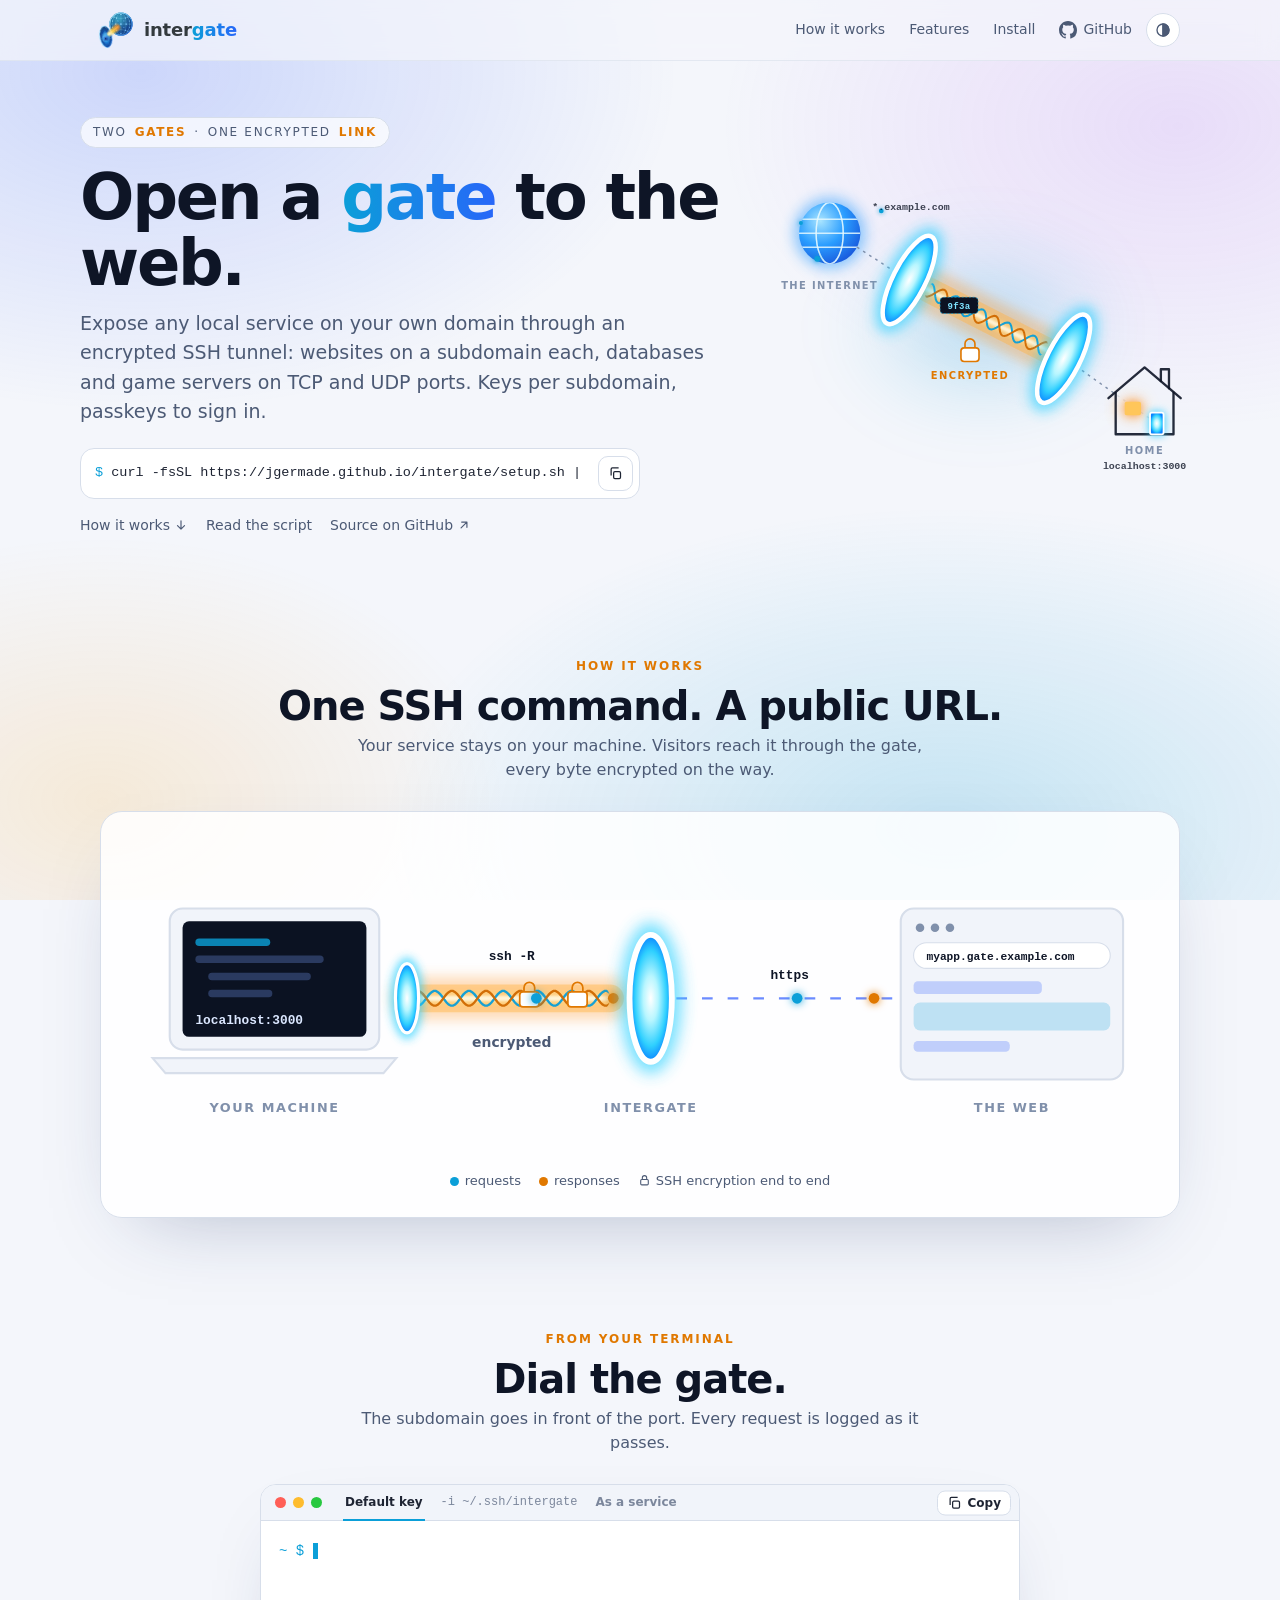
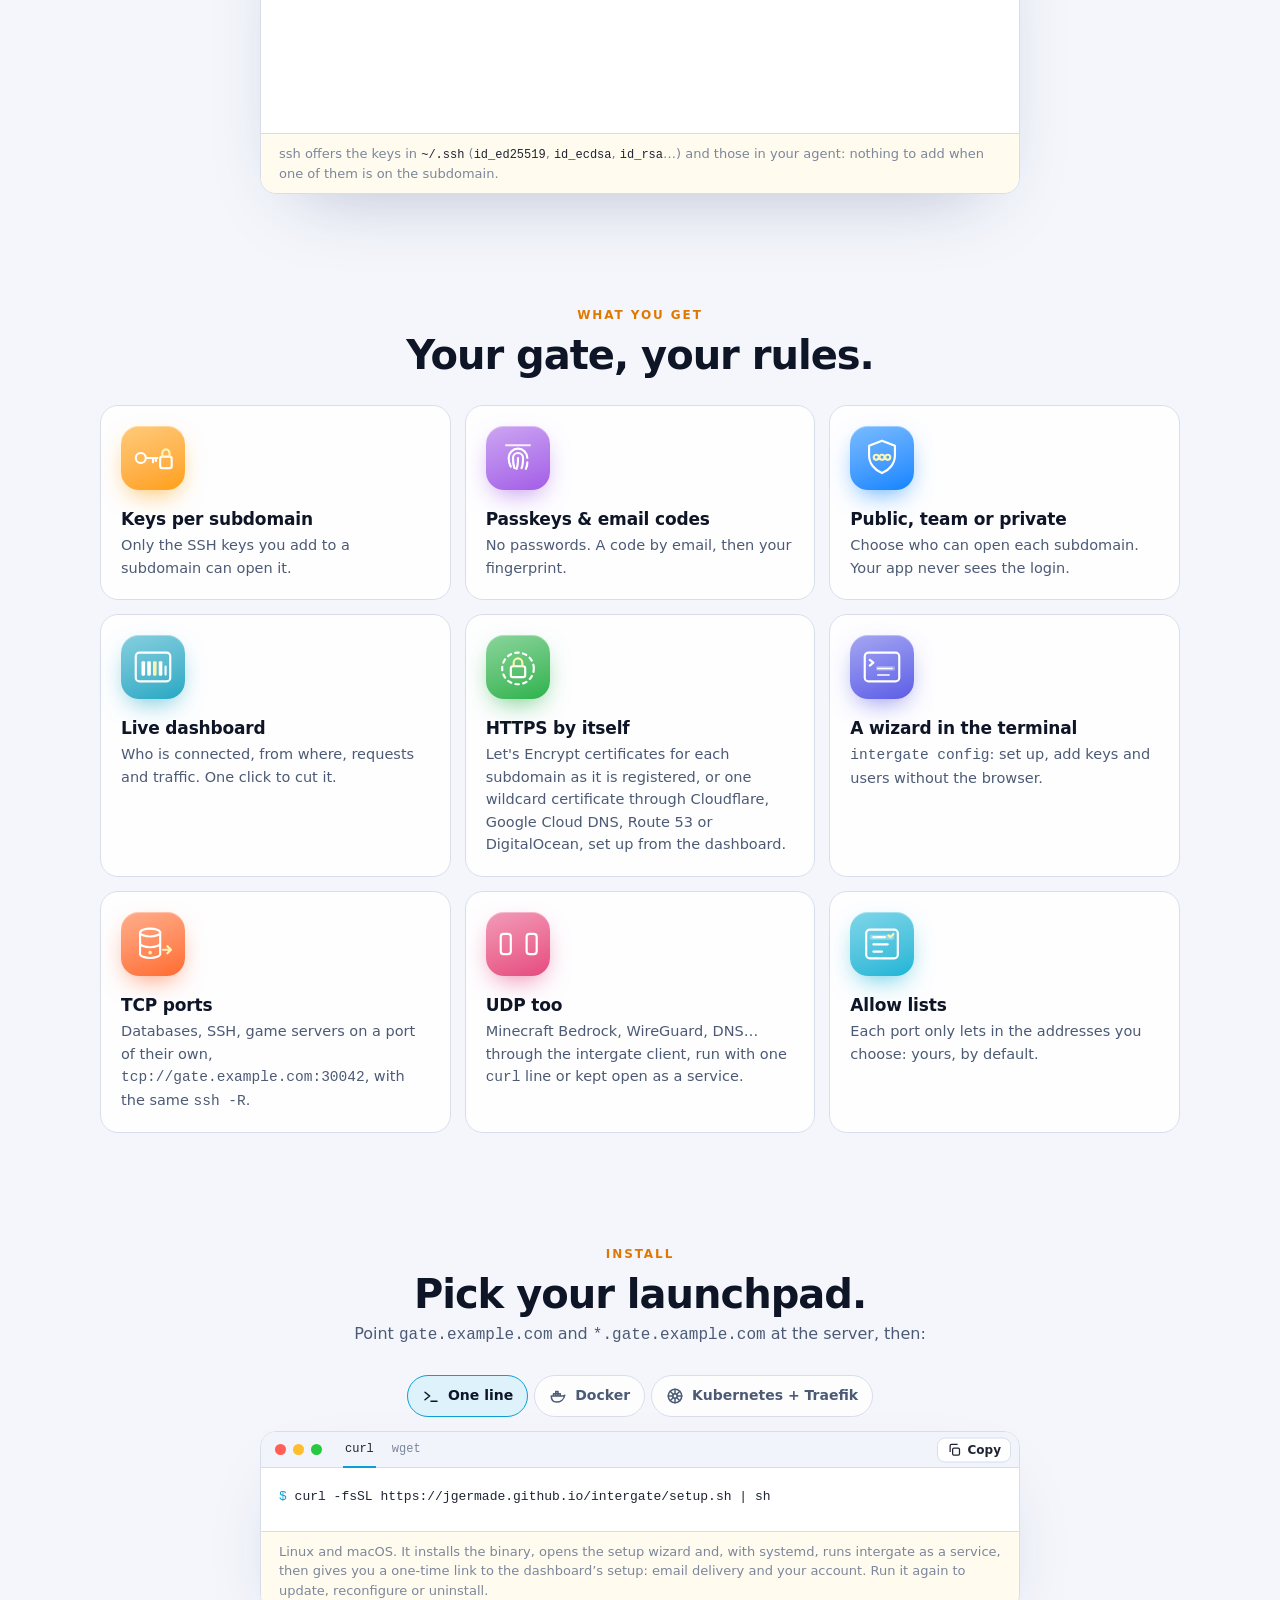
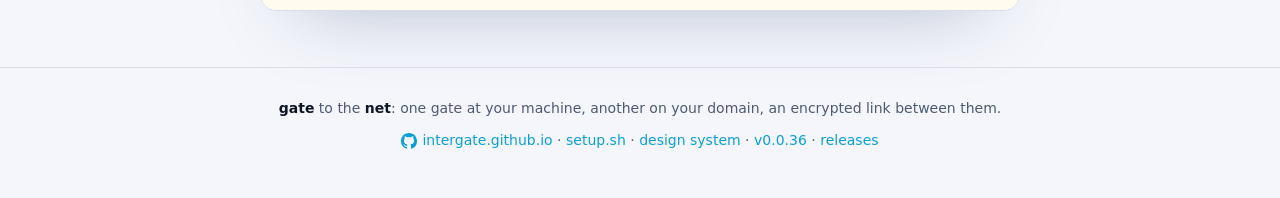
<file: pages/index.html>
<!doctype html>
<html lang="en">
<head>
<meta charset="utf-8">
<meta name="viewport" content="width=device-width, initial-scale=1">
<title>intergate — open a gate to the web</title>
<meta name="description" content="intergate exposes local services on your own domain through encrypted SSH tunnels: a subdomain per service, TCP and UDP ports with allow lists, SSH keys per subdomain, passkey sign-in and a live dashboard. One line to install.">
<meta property="og:title" content="intergate — open a gate to the web">
<meta property="og:description" content="Encrypted SSH tunnels from your machine to your own domain, with a dashboard, passkeys and per-subdomain keys.">
<meta property="og:url" content="https://jgermade.github.io/intergate/">
<meta property="og:type" content="website">
<meta property="og:site_name" content="intergate">
<meta property="og:image" content="https://jgermade.github.io/intergate/og.png">
<meta property="og:image:width" content="1200">
<meta property="og:image:height" content="630">
<meta property="og:image:alt" content="intergate: open a gate to the web. An encrypted tunnel links the internet to a service at home, on localhost:3000.">
<meta name="twitter:card" content="summary_large_image">
<meta name="theme-color" content="#05070d">
<meta name="color-scheme" content="dark light">
<link rel="icon" href="./favicon.ico" sizes="32x32">
<link rel="icon" href="./favicon.svg" type="image/svg+xml">
<link rel="apple-touch-icon" href="./apple-touch-icon.png">
<script>
  // The theme, before anything paints: auto, light or dark. `data-theme` is
  // the resolved one, `data-pick` what was chosen. Without a script: dark.
  (() => {
    const root = document.documentElement
    const system = matchMedia("(prefers-color-scheme: dark)")
    let pick = "auto"
    try { pick = localStorage.getItem("intergate.theme") || "auto" } catch {}
    if (!["auto", "light", "dark"].includes(pick)) pick = "auto"
    const apply = () => {
      const dark = root.dataset.pick === "auto" ? system.matches : root.dataset.pick === "dark"
      root.dataset.theme = dark ? "dark" : "light"
      document.querySelector('meta[name="theme-color"]')?.setAttribute("content", dark ? "#05070d" : "#f4f6fb")
    }
    root.dataset.pick = pick
    apply()
    system.addEventListener?.("change", apply)
    window.intergateTheme = which => {
      root.dataset.pick = which
      try { localStorage.setItem("intergate.theme", which) } catch {}
      apply()
    }
  })()
</script>
<!-- Everything inline and nothing fetched from another host. Mobile first:
     the base rules are the phone, and each `min-width` query adds to them.
     Each section says its one thing with a drawing and a line. -->
<style>
:root, [data-theme="dark"] {
  --bg: #05070d;
  --bg-2: #0a0f1c;
  --surface: #0d1324;
  --surface-2: #131b31;
  --border: #1c2640;
  --fg: #e8eefc;
  --wordmark: #fff;
  --muted: #93a0bb;
  --dim: #5f6b85;
  --cyan: #5ad8ff;
  --blue: #3d6bff;
  --amber: #ffa23a;
  --amber-dim: #4a3420;
  --ok: #3ddc97;
  --star: #cfe3ff;
  --code-bg: #070b16;
  --code-fg: #d4e0fa;
  --code-dim: #6f7d9c;
  --code-border: #1d2742;
  --code-bar: #0e1527;
  --code-button: #141d34;
  --code-button-border: #2a3554;
  --screen: #070b16;
  --shadow: 0 30px 80px -30px rgba(0, 0, 0, .8);
  --ring: #e3fbff;
  --strand-1: #8ff0ff;
  --strand-2: #ffe066;
  --haze: .55;
  --note: #fff 5%;
  --glow-1: rgb(61 107 255 / .24);
  --glow-2: rgb(130 90 255 / .14);
  --glow-3: rgb(90 216 255 / .1);
  --glow-4: rgb(61 107 255 / .12);
}
[data-theme="light"] {
  --bg: #f4f6fb;
  --bg-2: #e9eef8;
  --surface: #ffffff;
  --surface-2: #f1f4fa;
  --border: #d7deea;
  --fg: #0e1526;
  --wordmark: #333a3e;
  --muted: #4c5a75;
  --dim: #8090ab;
  --cyan: #0b9fd8;
  --blue: #2d5bff;
  --amber: #e07800;
  --amber-dim: #e8d6c2;
  --ok: #12a86b;
  --star: transparent;
  /* Snippets are paper in the light theme; screens stay dark. */
  --code-bg: #ffffff;
  --code-fg: #1e2433;
  --code-dim: #7c879c;
  --code-border: #d7deea;
  --code-bar: #f1f4fa;
  --code-button: #ffffff;
  --code-button-border: #d7deea;
  --screen: #0b1222;
  --shadow: 0 30px 80px -40px rgba(30, 50, 100, .35);
  --ring: #fff;
  --strand-1: #0b9fd8;
  --strand-2: #d06a00;
  --haze: .35;
  --note: #ffd23f 9%;
  --glow-1: rgb(45 91 255 / .2);
  --glow-2: rgb(175 90 242 / .16);
  --glow-3: rgb(11 159 216 / .2);
  --glow-4: rgb(255 159 10 / .14);
}
* { box-sizing: border-box; }
html { scroll-behavior: smooth; }
body {
  margin: 0;
  background: var(--bg);
  color: var(--fg);
  font: 16px/1.55 system-ui, -apple-system, "Segoe UI", Roboto, "Helvetica Neue", sans-serif;
  overflow-x: hidden;
}
a { color: var(--cyan); text-decoration: none; }
a:hover { text-decoration: underline; }
code, pre, .mono { font-family: ui-monospace, SFMono-Regular, Menlo, Consolas, "Liberation Mono", monospace; }
.wrap { max-width: 1120px; margin: 0 auto; padding: 0 20px; }
.sr-only { position: absolute; width: 1px; height: 1px; overflow: hidden; clip: rect(0 0 0 0); white-space: nowrap; }

/* The sky: stars that each glow and fade on their own clock, over color
   glows that wander like the dashboard's wallpaper, each on its own path
   and clock. By day, only the glows. */
.sky { position: fixed; inset: 0; z-index: -1; pointer-events: none; overflow: hidden; background: var(--bg); }
.sky svg { position: relative; z-index: 1; width: 100%; height: 100%; }
.sky circle { fill: var(--star); opacity: .2; animation: twinkle ease-in-out infinite; }
@keyframes twinkle { 0%, 100% { opacity: .12 } 50% { opacity: var(--peak, .9) } }
.meteor { opacity: 0; animation: meteor linear infinite; }
.meteor line { stroke-width: 1.6; stroke-linecap: round; }
@keyframes meteor {
  0% { opacity: 0; transform: translate(var(--x), var(--y)) rotate(var(--a)) translateX(0); }
  1% { opacity: 1; }
  6%, 100% { opacity: 0; transform: translate(var(--x), var(--y)) rotate(var(--a)) translateX(520px); }
}
[data-theme="light"] .meteors { display: none; }
.sky::before, .sky::after { content: ""; position: absolute; inset: -25%; will-change: transform; }
.sky::before {
  background: radial-gradient(40% 36% at 24% 22%, var(--glow-1), transparent 70%),
              radial-gradient(34% 32% at 78% 26%, var(--glow-2), transparent 70%);
  animation: drift-a 26s ease-in-out infinite;
}
.sky::after {
  background: radial-gradient(42% 34% at 66% 78%, var(--glow-3), transparent 70%),
              radial-gradient(30% 28% at 22% 76%, var(--glow-4), transparent 70%);
  animation: drift-b 33s ease-in-out infinite;
}
@keyframes drift-a {
  0%, 100% { transform: translate(-12%, -8%) rotate(0deg) scale(1); }
  25% { transform: translate(14%, -4%) rotate(28deg) scale(1.15); }
  50% { transform: translate(16%, 14%) rotate(52deg) scale(.92); }
  75% { transform: translate(-8%, 15%) rotate(22deg) scale(1.1); }
}
@keyframes drift-b {
  0%, 100% { transform: translate(12%, 8%) rotate(0deg) scale(1.06); }
  30% { transform: translate(-15%, 10%) rotate(-30deg) scale(.92); }
  60% { transform: translate(-16%, -14%) rotate(-54deg) scale(1.16); }
  80% { transform: translate(9%, -12%) rotate(-18deg) scale(1); }
}

/* Header */
header { position: sticky; top: 0; z-index: 10; backdrop-filter: blur(10px);
  background: color-mix(in srgb, var(--bg) 70%, transparent); border-bottom: 1px solid color-mix(in srgb, var(--border) 60%, transparent); }
.bar { display: flex; align-items: center; justify-content: space-between; height: 60px; gap: 12px; }
.brand { display: inline-flex; align-items: center; gap: 10px; color: var(--fg); font-weight: 700; font-size: 18px; letter-spacing: -.01em; }
.brand:hover { text-decoration: none; }
.brand .word { color: var(--wordmark); }
.brand svg { width: 40px; height: 40px; margin: -6px -2px -6px -4px; overflow: visible; }
nav { display: flex; align-items: center; gap: 4px; }
nav a { color: var(--muted); font-size: 14px; padding: 6px 10px; border-radius: 8px; display: none; }
nav a:hover { color: var(--fg); background: var(--surface-2); text-decoration: none; }
nav a.gh { display: inline-flex; align-items: center; gap: 6px; }
nav a.gh svg { width: 18px; height: 18px; fill: currentColor; }
.theme { border: 1px solid var(--border); background: var(--surface); color: var(--muted); border-radius: 999px;
  width: 34px; height: 34px; display: grid; place-items: center; cursor: pointer; }
.theme svg { width: 16px; height: 16px; }
.theme .i-sun, .theme .i-moon, .theme .i-auto { display: none; }
[data-pick="auto"] .theme .i-auto, [data-pick="light"] .theme .i-sun, [data-pick="dark"] .theme .i-moon { display: block; }

/* Hero */
.hero { padding: 28px 0 40px; display: grid; grid-template-columns: minmax(0, 1fr); gap: 18px; align-items: center; }
.hero > * { min-width: 0; }
.hero-art { position: relative; width: min(94vw, 540px); margin: 0 auto; }
.hero-art::after { content: ""; position: absolute; inset: 22% 18%; border-radius: 50%;
  background: radial-gradient(closest-side, color-mix(in srgb, var(--cyan) 30%, transparent), transparent);
  filter: blur(34px); z-index: -1; animation: breathe 6s ease-in-out infinite; }
@keyframes breathe { 0%, 100% { opacity: .5 } 50% { opacity: 1 } }
svg.duo { width: 100%; height: auto; display: block; overflow: visible; }
.duo text { font: 600 11px system-ui, sans-serif; fill: var(--muted); }
.duo text.cap { font-size: 11px; letter-spacing: .14em; text-transform: uppercase; fill: var(--dim); }
.duo text.enc { fill: var(--amber); }
.duo text.mono { font: 600 11px ui-monospace, Menlo, monospace; fill: var(--fg); opacity: .8; }
/* Gates, the beam and the globe speak the logo's language: light. */
.gate .halo { fill: #2fd0ff; opacity: .7; filter: url(#halo); }
.gate .horizon { fill: url(#portal); }
.gate .ring { fill: none; stroke: var(--ring); stroke-width: 5; }
.gate .shimmer { fill: none; stroke: #eaffff; stroke-width: 1.4; opacity: 0; transform-box: fill-box; transform-origin: center;
  animation: shimmer 3s ease-out infinite; }
.gate-b .shimmer, .gate-home .shimmer { animation-delay: -1.5s; }
@keyframes shimmer { 0% { transform: scale(.15); opacity: .9 } 100% { transform: scale(1); opacity: 0 } }
@keyframes lamp { 0%, 100% { opacity: 1 } 50% { opacity: .45 } }
.beam-haze { fill: none; stroke: #ff9a2e; stroke-width: 48; stroke-linecap: round; opacity: var(--haze); filter: url(#haze); }
.duo .tube, .flow .tube { fill: none; stroke: #ffb347; stroke-width: 28; stroke-linecap: round; opacity: .45; }
.tube-glow { fill: none; stroke: #ffd27a; stroke-width: 14; stroke-linecap: round; opacity: .55; filter: url(#soft); }
.beam-core { fill: none; stroke: #fff8e0; stroke-width: 5; stroke-linecap: round; opacity: .9; filter: url(#soft); }
.strand { fill: none; stroke-width: 2.2; stroke-linecap: round; opacity: .95; }
.strand.s1 { stroke: var(--strand-1); }
.strand.s2 { stroke: var(--strand-2); }
.twist { animation: twist 1.8s linear infinite; }
@keyframes twist { to { transform: translateX(-32px) } }
.duo .wire { fill: none; stroke: var(--dim); stroke-width: 1.6; stroke-dasharray: 3 5; animation: stream 1.2s linear infinite; }
.duo .lock rect { fill: var(--surface); stroke: var(--amber); stroke-width: 1.8; }
.duo .lock .shackle { fill: none; stroke: var(--amber); stroke-width: 1.8; animation: shackle 3s ease-in-out infinite; }
.duo .globe .aura { fill: #2a9dff; opacity: .5; filter: url(#halo); }
.duo .globe .sphere { fill: url(#globe); }
.duo .globe .meridian, .duo .globe .parallel { fill: none; stroke: #e6faff; stroke-width: 1.6; opacity: .85; }
.duo .globe .m1 { opacity: .35; }
.duo .globe .m2 { animation: turn 6s linear infinite; transform-box: fill-box; transform-origin: center; }
@keyframes turn { 0% { transform: scaleX(1) } 50% { transform: scaleX(-1) } 100% { transform: scaleX(1) } }
.duo .visitor { fill: var(--cyan); filter: drop-shadow(0 0 3px var(--cyan)); }
.duo .house .hearth { fill: #ffa23a; opacity: .45; filter: url(#halo); animation: lamp 4s ease-in-out infinite; }
.duo .house .fill { fill: color-mix(in srgb, var(--surface-2) 85%, transparent); stroke: none; }
.duo .house path { fill: none; stroke: var(--fg); stroke-width: 2.6; stroke-linejoin: round; stroke-linecap: round; opacity: .9; }
.duo .house .fill { stroke: none; }
.duo .house .window { fill: #ffc65a; filter: drop-shadow(0 0 6px #ff8c1a); animation: lamp 4s ease-in-out infinite; }
.duo .house .door { fill: url(#portal); stroke: var(--ring); stroke-width: 2; filter: drop-shadow(0 0 5px #2fd0ff); }
.duo .chip rect { fill: color-mix(in srgb, var(--cyan) 22%, var(--surface)); stroke: var(--cyan); stroke-width: 1.2; }
.duo .chip text { font: 700 10px ui-monospace, Menlo, monospace; fill: var(--fg); }
.duo .chip.res rect { fill: color-mix(in srgb, var(--amber) 22%, var(--surface)); stroke: var(--amber); }
.duo .chip.cipher rect { fill: var(--screen); stroke: color-mix(in srgb, var(--cyan) 60%, transparent); stroke-dasharray: 2 2; }
.duo .chip.cipher.res rect { stroke: color-mix(in srgb, var(--amber) 70%, transparent); }
.duo .chip.cipher text { fill: #7fe3ff; letter-spacing: .04em; }
.duo .chip.cipher.res text { fill: #ffc98a; }
@keyframes spin { to { transform: rotate(360deg) } }

.hero-text { text-align: center; }
.eyebrow { display: inline-flex; align-items: center; gap: 8px; font-size: 12px; letter-spacing: .14em; text-transform: uppercase;
  color: var(--muted); border: 1px solid var(--border); background: color-mix(in srgb, var(--surface) 70%, transparent);
  padding: 5px 12px; border-radius: 999px; }
.eyebrow b { color: var(--amber); font-weight: 600; }
h1 { font-size: clamp(36px, 9vw, 64px); line-height: 1.04; letter-spacing: -.035em; margin: 16px 0 12px; }
h1 .glow, .brand .glow { background: linear-gradient(90deg, var(--cyan), var(--blue) 60%, var(--cyan)); background-size: 200% 100%;
  -webkit-background-clip: text; background-clip: text; color: transparent; animation: shine 6s linear infinite; }
@keyframes shine { to { background-position: -200% 0 } }
.lede { color: var(--muted); font-size: clamp(16px, 4.2vw, 19px); margin: 0 auto 22px; max-width: 34em; }

.install { display: flex; align-items: center; gap: 8px; background: var(--code-bg); border: 1px solid var(--code-border);
  border-radius: 14px; padding: 6px 6px 6px 14px; max-width: 560px; margin: 0 auto; box-shadow: var(--shadow); text-align: left; }
.install code { flex: 1; min-width: 0; color: var(--code-fg); font-size: 13.5px; white-space: nowrap; overflow-x: auto; scrollbar-width: none; padding: 8px 0; }
.install code::-webkit-scrollbar { display: none; }
.install code .p { color: var(--cyan); user-select: none; }
/* Just the icon here: the button's aria-label names it, and turning green says it copied. */
.install .copy { padding: 9px; }
.install .copy span { display: none; }
.copy { flex: none; border: 1px solid var(--code-button-border); background: var(--code-button); color: var(--code-fg); border-radius: 10px;
  font: 600 13px system-ui, sans-serif; padding: 9px 12px; cursor: pointer; display: inline-flex; gap: 6px; align-items: center; }
.copy:hover { border-color: var(--cyan); }
.copy svg { width: 15px; height: 15px; }
.copy.done { color: var(--ok); border-color: var(--ok); }
.cta { display: flex; justify-content: center; gap: 18px; margin-top: 16px; font-size: 14px; color: var(--muted); flex-wrap: wrap; }
.cta a { color: var(--muted); }
.cta a:hover { color: var(--fg); }
/* Icons beside text: arrows, the lock, the terminal's check. */
svg.i { fill: none; stroke: currentColor; stroke-width: 2; stroke-linecap: round; stroke-linejoin: round; }
.cta .i { width: 14px; height: 14px; margin-left: 4px; vertical-align: -2px; }

/* Sections */
section { padding: 56px 0; }
.sec-head { text-align: center; margin-bottom: 28px; }
.sec-head .kicker { font-size: 12px; letter-spacing: .16em; text-transform: uppercase; color: var(--amber); font-weight: 600; }
h2 { font-size: clamp(26px, 6vw, 40px); letter-spacing: -.025em; margin: 8px 0 6px; line-height: 1.1; }
.sec-head p { color: var(--muted); margin: 0 auto; max-width: 36em; }

/* How it works */
.flow { background: color-mix(in srgb, var(--surface) 85%, transparent); border: 1px solid var(--border); border-radius: 22px;
  padding: 18px; box-shadow: var(--shadow); }
.flow svg { width: 100%; height: auto; display: block; }
.flow .wide { display: none; }
.flow text { font: 600 13px system-ui, sans-serif; fill: var(--muted); }
.flow text.mono { font: 600 12px ui-monospace, Menlo, monospace; fill: var(--fg); }
.flow text.cap { font-size: 12px; letter-spacing: .12em; text-transform: uppercase; fill: var(--dim); }
.flow .panel { fill: var(--surface-2); stroke: var(--border); stroke-width: 2; }
.flow .screen { fill: var(--screen); }
.flow text.on-screen { fill: #dbe7ff; }
.flow .code-line { fill: #2a3a60; }
.flow .code-line.on { fill: var(--cyan); opacity: .8; }
.flow .tube { stroke-width: 26; }
.flow .beam-haze { stroke-width: 40; }
.flow .stream { fill: none; stroke: var(--cyan); stroke-width: 2; stroke-dasharray: 10 14; animation: stream 1.2s linear infinite; opacity: .7; }
.flow .stream.web { stroke: var(--blue); }
@keyframes stream { to { stroke-dashoffset: -24 } }
.flow .req { fill: var(--cyan); filter: drop-shadow(0 0 4px var(--cyan)); }
.flow .res { fill: var(--amber); filter: drop-shadow(0 0 4px var(--amber)); }
.flow .lock rect { fill: var(--surface); stroke: var(--amber); stroke-width: 1.6; }
.flow .lock path { fill: none; stroke: var(--amber); stroke-width: 1.6; }
.flow .url { fill: var(--surface); stroke: var(--border); }
.flow .dot { fill: var(--dim); }
.flow .block { fill: color-mix(in srgb, var(--blue) 25%, var(--surface-2)); }
.flow .block.b2 { fill: color-mix(in srgb, var(--cyan) 22%, var(--surface-2)); }
.legend { display: flex; justify-content: center; gap: 18px; margin-top: 12px; font-size: 13px; color: var(--muted); flex-wrap: wrap; }
.legend i { display: inline-block; width: 9px; height: 9px; border-radius: 50%; margin-right: 6px; vertical-align: middle; }
.legend .i { display: inline-block; width: 13px; height: 13px; margin-right: 5px; vertical-align: -2px; }

/* Terminal */
.term { background: var(--code-bg); border: 1px solid var(--code-border); border-radius: 16px; overflow: hidden; box-shadow: var(--shadow);
  max-width: 760px; margin: 0 auto; }
.term .tbar { position: relative; display: flex; gap: 7px; padding: 12px 14px; background: var(--code-bar); border-bottom: 1px solid var(--code-border); }
.term .copy { position: absolute; top: 50%; right: 8px; transform: translateY(-50%); padding: 4px 9px; font-size: 12px; border-radius: 8px; }
.term .tbar i { width: 11px; height: 11px; border-radius: 50%; background: var(--code-button-border); }
.term .tbar i:nth-child(1) { background: #ff5f57; } .term .tbar i:nth-child(2) { background: #febc2e; } .term .tbar i:nth-child(3) { background: #28c840; }
/* Two ways to name the key: whatever ssh offers by default, or a file
   with -i. Each tab shows its own command, copy button and session. */
.term input { position: absolute; opacity: 0; pointer-events: none; }
.term .tbar { align-items: center; }
.term .tbar i { flex: none; }
.win-tabs { display: flex; gap: 14px; align-self: stretch; margin: -12px 76px -13px 14px; min-width: 0; overflow-x: auto; scrollbar-width: none; }
.win-tabs label { flex: none; display: flex; align-items: center; padding: 0 2px; cursor: pointer; font-size: 12px; font-weight: 600;
  color: var(--code-dim); border-bottom: 2px solid transparent; white-space: nowrap; transition: color .15s, border-color .15s; }
.win-tabs label:hover { color: var(--code-fg); }
.win-tabs .narrow { display: none; }
.win-tabs [for="k-file"], .win-tabs .mono { font-family: ui-monospace, SFMono-Regular, Menlo, Consolas, "Liberation Mono", monospace; font-weight: 500; }
#k-default:checked ~ .tbar [for="k-default"], #k-file:checked ~ .tbar [for="k-file"], #k-svc:checked ~ .tbar [for="k-svc"] {
  color: var(--code-fg); border-bottom-color: var(--cyan); }
#k-default:focus-visible ~ .tbar [for="k-default"], #k-file:focus-visible ~ .tbar [for="k-file"], #k-svc:focus-visible ~ .tbar [for="k-svc"] { outline: 2px solid var(--cyan); outline-offset: -2px; }
.term .tfoot { margin: 0; padding: 10px 18px; background: color-mix(in srgb, var(--note), var(--code-bg));
  border-top: 1px solid color-mix(in srgb, var(--note), var(--code-border)); color: var(--code-dim); font-size: 13px; line-height: 1.5; }
.term .tfoot code { color: var(--code-fg); font-size: 12px; }
.term .copy.k-file, .term pre.k-file, .term .tfoot.k-file, #k-file:checked ~ .tbar .copy.k-default, #k-file:checked ~ .k-default { display: none; }
#k-file:checked ~ .tfoot.k-file { display: block; }
#k-file:checked ~ .tbar .copy.k-file { display: inline-flex; }
#k-file:checked ~ pre.k-file { display: block; }
.term .copy.k-svc, .term pre.k-svc, .term .tfoot.k-svc, #k-svc:checked ~ .tbar .copy.k-default, #k-svc:checked ~ .k-default { display: none; }
#k-svc:checked ~ .tfoot.k-svc { display: block; }
#k-svc:checked ~ .tbar .copy.k-svc { display: inline-flex; }
#k-svc:checked ~ pre.k-svc { display: block; }
@media (max-width: 479px) {
  .term .tbar { gap: 6px; padding: 12px 10px; }
  .term .tbar i { width: 10px; height: 10px; }
  .win-tabs { gap: 10px; margin-left: 8px; margin-right: 34px; }
  .win-tabs .wide { display: none; }
  .win-tabs .narrow { display: inline; }
  .term .copy span { position: absolute; width: 1px; height: 1px; overflow: hidden; clip: rect(0 0 0 0); }
  .term .copy { padding: 5px 7px; }
}
.term pre { margin: 0; padding: 18px 18px 22px; color: var(--code-fg); font-size: clamp(11px, 3.1vw, 14px); line-height: 1.75; overflow-x: auto; min-height: 15em; }
.term .l { display: block; white-space: pre; }
.term .typed { display: inline-block; overflow: hidden; vertical-align: bottom; width: 0; animation: type 14s steps(var(--n)) infinite; }
@keyframes type { 0% { width: 0 } 16%, 100% { width: calc(var(--n) * 1ch) } }
.term .caret { display: inline-block; width: .6ch; height: 1.15em; vertical-align: text-bottom; background: var(--cyan); animation: blink 1s steps(1) infinite; }
@keyframes blink { 50% { opacity: 0 } }
.term .o { opacity: 0; animation: 14s infinite; }
.term .o1 { animation-name: o1 } .term .o2 { animation-name: o2 } .term .o3 { animation-name: o3 }
.term .o4 { animation-name: o4 } .term .o5 { animation-name: o5 } .term .o6 { animation-name: o6 }
@keyframes o1 { 0%, 18% { opacity: 0 } 19%, 100% { opacity: 1 } }
@keyframes o2 { 0%, 22% { opacity: 0 } 23%, 100% { opacity: 1 } }
@keyframes o3 { 0%, 25% { opacity: 0 } 26%, 100% { opacity: 1 } }
@keyframes o4 { 0%, 40% { opacity: 0 } 41%, 100% { opacity: 1 } }
@keyframes o5 { 0%, 55% { opacity: 0 } 56%, 100% { opacity: 1 } }
@keyframes o6 { 0%, 68% { opacity: 0 } 69%, 100% { opacity: 1 } }
.term .ps { color: var(--cyan); } .term .k { color: var(--amber); } .term .g { color: var(--ok); } .term .d { color: var(--code-dim); }
.term .i { width: 1em; height: 1em; vertical-align: -.15em; stroke-width: 2.5; }

/* Features */
.grid { display: grid; gap: 14px; grid-template-columns: 1fr; }
.card { background: color-mix(in srgb, var(--surface) 85%, transparent); border: 1px solid var(--border); border-radius: 18px;
  padding: 20px; display: flex; gap: 16px; align-items: center; transition: transform .2s, border-color .2s; }
.card:hover { transform: translateY(-3px); border-color: color-mix(in srgb, var(--cyan) 45%, var(--border)); }
.tile { flex: none; width: 64px; height: 64px; border-radius: 18px; display: grid; place-items: center;
  --hl: #fff3b0;
  background: linear-gradient(160deg, color-mix(in srgb, var(--tone) 55%, #fff), var(--tone));
  box-shadow: inset 0 1px 0 rgba(255, 255, 255, .35), 0 10px 26px -8px color-mix(in srgb, var(--tone) 70%, transparent); }
.tile svg { width: 46px; height: 46px; overflow: visible; }
.t-amber { --tone: #ff9f0a; } .t-purple { --tone: #a35ce6; } .t-blue { --tone: #0a84ff; }
.t-teal { --tone: #20a8c4; } .t-green { --tone: #28b24b; } .t-indigo { --tone: #5e5ce6; }
.t-orange { --tone: #ff6b2c; } .t-pink { --tone: #e5487f; } .t-cyan { --tone: #13b5d6; }
.card h3 { margin: 0 0 2px; font-size: 17px; letter-spacing: -.01em; }
.card p { margin: 0; color: var(--muted); font-size: 14.5px; }
.ic { fill: none; stroke: #fff; stroke-width: 3; stroke-linecap: round; stroke-linejoin: round; }
.ic .a { stroke: #fff; }
.ic .w { stroke: var(--hl); }
.ic .fillc { fill: #fff; stroke: none; }
.ic .filla { fill: var(--hl); stroke: none; }
.k-move { animation: key 3s ease-in-out infinite; }
@keyframes key { 0%, 15% { transform: translateX(0) } 45%, 70% { transform: translateX(9px) } 100% { transform: translateX(0) } }
.k-shackle { animation: shackle 3s ease-in-out infinite; }
@keyframes shackle { 0%, 40% { transform: translateY(-4px) } 50%, 70% { transform: translateY(0) } 85%, 100% { transform: translateY(-4px) } }
.scan { animation: scan 2.4s ease-in-out infinite; }
@keyframes scan { 0%, 100% { transform: translateY(0) } 50% { transform: translateY(34px) } }
.pulse { transform-box: fill-box; transform-origin: center; animation: pulse 2.4s ease-in-out infinite; }
@keyframes pulse { 0%, 100% { transform: scale(1) } 50% { transform: scale(1.18) } }
.bars rect { transform-box: fill-box; transform-origin: bottom; animation: bar 2.2s ease-in-out infinite; }
.bars rect:nth-child(2) { animation-delay: -.4s } .bars rect:nth-child(3) { animation-delay: -.9s }
.bars rect:nth-child(4) { animation-delay: -1.3s } .bars rect:nth-child(5) { animation-delay: -1.7s }
@keyframes bar { 0%, 100% { transform: scaleY(.35) } 50% { transform: scaleY(1) } }
.dash-spin { transform-box: fill-box; transform-origin: center; animation: spin 8s linear infinite; }
.menu-sel { animation: menu 3.6s steps(1) infinite; }
@keyframes menu { 0% { transform: translateY(0) } 33% { transform: translateY(9px) } 66% { transform: translateY(18px) } }
.access circle { transition: none; animation: access 4.5s infinite; }
.access circle:nth-child(2) { animation-delay: 1.5s } .access circle:nth-child(3) { animation-delay: 3s }
@keyframes access { 0%, 30% { fill: var(--hl); } 34%, 100% { fill: transparent; } }
.dgram rect { animation: dgram 2.4s linear infinite; opacity: 0; }
.dgram rect:nth-child(2) { animation-delay: -.8s } .dgram rect:nth-child(3) { animation-delay: -1.6s }
@keyframes dgram { 0% { transform: translateX(0); opacity: 0 } 15%, 80% { opacity: 1 } 100% { transform: translateX(30px); opacity: 0 } }
.allow-row { animation: allow 3.6s steps(1) infinite; }
@keyframes allow { 0% { transform: translateY(0) } 33% { transform: translateY(10px) } 66% { transform: translateY(20px) } }

/* Deploy */
.tabs { max-width: 820px; margin: 0 auto; }
.tabs input { position: absolute; opacity: 0; pointer-events: none; }
.tab-labels { display: flex; gap: 6px; justify-content: center; margin-bottom: 14px; flex-wrap: wrap; }
.tab-labels label { display: inline-flex; align-items: center; gap: 8px; padding: 9px 14px; border-radius: 999px; cursor: pointer;
  border: 1px solid var(--border); color: var(--muted); font-size: 14px; font-weight: 600; background: color-mix(in srgb, var(--surface) 80%, transparent); }
.tab-labels label svg { width: 18px; height: 18px; }
#t-line:checked ~ .tab-labels [for="t-line"], #t-docker:checked ~ .tab-labels [for="t-docker"], #t-k8s:checked ~ .tab-labels [for="t-k8s"] {
  color: var(--fg); border-color: var(--cyan); background: color-mix(in srgb, var(--cyan) 14%, var(--surface)); }
.tabs input:focus-visible ~ .tab-labels label { outline: none; }
#t-line:focus-visible ~ .tab-labels [for="t-line"], #t-docker:focus-visible ~ .tab-labels [for="t-docker"], #t-k8s:focus-visible ~ .tab-labels [for="t-k8s"] { outline: 2px solid var(--cyan); }
.pane { display: none; }
#t-line:checked ~ .panes .p-line, #t-docker:checked ~ .panes .p-docker, #t-k8s:checked ~ .panes .p-k8s { display: block; }
/* Each option in a window like the terminal's; its tabs, when it has
   variants, switch the command, the copy button and the footer. */
.win pre { min-height: 0; font-size: clamp(11px, 3.1vw, 13px); }
.win pre .c { color: var(--code-dim); } .win pre .p { color: var(--cyan); user-select: none; }
.win > .v2:not(input), .win .copy.v2, .win input.v2:checked ~ .v1, .win input.v2:checked ~ .tbar .copy.v1 { display: none; }
.win input.v2:checked ~ .v2:not(input) { display: block; }
.win input.v2:checked ~ .tbar .copy.v2 { display: inline-flex; }
.win input.v1:checked ~ .tbar label.v1, .win input.v2:checked ~ .tbar label.v2 { color: var(--code-fg); border-bottom-color: var(--cyan); }
.win input.v1:focus-visible ~ .tbar label.v1, .win input.v2:focus-visible ~ .tbar label.v2 { outline: 2px solid var(--cyan); outline-offset: -2px; }

/* Footer */
footer { border-top: 1px solid var(--border); padding: 30px 0 46px; color: var(--muted); font-size: 14px; }
footer .wrap { display: flex; flex-direction: column; gap: 10px; align-items: center; text-align: center; }
footer .name b { color: var(--fg); }
footer a.gh { display: inline-flex; align-items: center; gap: 5px; vertical-align: top; }
footer a.gh svg { width: 16px; height: 16px; fill: currentColor; }

@media (min-width: 560px) {
  nav a { display: inline-block; }
  .grid { grid-template-columns: 1fr 1fr; }
}
@media (min-width: 760px) {
  .flow { padding: 26px; }
  .flow .wide { display: block; }
  .flow .tall { display: none; }
}
@media (min-width: 960px) {
  .hero { grid-template-columns: minmax(0, 1.5fr) minmax(0, 1fr); padding: 56px 0 64px; gap: 36px; }
  .hero-text { text-align: left; order: -1; }
  .lede { margin-left: 0; }
  .install { margin: 0; }
  .cta { justify-content: flex-start; }
  .hero-art { width: 100%; max-width: 560px; }
  .grid { grid-template-columns: 1fr 1fr 1fr; }
  .card { flex-direction: column; align-items: flex-start; }
}
@media (prefers-reduced-motion: reduce) {
  html { scroll-behavior: auto; }
  *, *::before, *::after { animation: none !important; transition: none !important; }
  .term .o { opacity: 1; }
  .term .typed { width: calc(var(--n) * 1ch); }
}
</style>
</head>
<body>
<div class="sky" aria-hidden="true">
  <svg viewBox="0 0 1600 1000" preserveAspectRatio="xMidYMid slice">
    <defs><linearGradient id="meteor" gradientUnits="userSpaceOnUse" x2="140"><stop offset="0" stop-color="var(--star)" stop-opacity="0"/><stop offset="1" stop-color="var(--star)"/></linearGradient></defs>
    <circle cx="232.5" cy="349.5" r="0.8" style="--peak:0.72;animation-duration:4.4s;animation-delay:-6.5s"/>
    <circle cx="105.9" cy="29.7" r="0.6" style="--peak:0.62;animation-duration:8.8s;animation-delay:-4.4s"/>
    <circle cx="656" cy="828.1" r="1" style="--peak:0.51;animation-duration:6.7s;animation-delay:-0.8s"/>
    <circle cx="1247.6" cy="486" r="1" style="--peak:0.86;animation-duration:7.3s;animation-delay:-8.8s"/>
    <circle cx="1444.2" cy="457.6" r="0.6" style="--peak:0.64;animation-duration:4.4s;animation-delay:-3.6s"/>
    <circle cx="1591.5" cy="319.7" r="1" style="--peak:0.81;animation-duration:4.1s;animation-delay:-0.3s"/>
    <circle cx="882" cy="926.1" r="0.8" style="--peak:0.83;animation-duration:4.9s;animation-delay:-8s"/>
    <circle cx="547.4" cy="772.7" r="0.5" style="--peak:0.54;animation-duration:6.2s;animation-delay:-6.5s"/>
    <circle cx="1339.3" cy="617.8" r="0.5" style="--peak:0.95;animation-duration:6.7s;animation-delay:-7.1s"/>
    <circle cx="26.7" cy="816.4" r="1.3" style="--peak:0.46;animation-duration:3.7s;animation-delay:-8.8s"/>
    <circle cx="1146" cy="718" r="1.3" style="--peak:0.56;animation-duration:7.1s;animation-delay:-4.4s"/>
    <circle cx="1292" cy="851.4" r="0.8" style="--peak:0.71;animation-duration:7.5s;animation-delay:-6.5s"/>
    <circle cx="861.7" cy="51.6" r="1" style="--peak:0.77;animation-duration:7.8s;animation-delay:-1.3s"/>
    <circle cx="112.3" cy="817.4" r="1.7" style="--peak:0.52;animation-duration:7.2s;animation-delay:-1.1s"/>
    <circle cx="689.7" cy="451.9" r="0.8" style="--peak:0.59;animation-duration:4.1s;animation-delay:-6s"/>
    <circle cx="283.9" cy="46.7" r="1" style="--peak:1.00;animation-duration:6s;animation-delay:-7s"/>
    <circle cx="8.2" cy="391.1" r="1" style="--peak:0.63;animation-duration:7.3s;animation-delay:-6.2s"/>
    <circle cx="1301.1" cy="274.8" r="1" style="--peak:0.88;animation-duration:6s;animation-delay:-2.6s"/>
    <circle cx="1443" cy="330" r="1" style="--peak:0.94;animation-duration:7.5s;animation-delay:-1.4s"/>
    <circle cx="356.6" cy="101.1" r="1.3" style="--peak:0.97;animation-duration:7.8s;animation-delay:-7.7s"/>
    <circle cx="558.1" cy="876.5" r="1.7" style="--peak:0.75;animation-duration:7.9s;animation-delay:-4.1s"/>
    <circle cx="1320.1" cy="483" r="1.7" style="--peak:0.69;animation-duration:3.9s;animation-delay:-4.4s"/>
    <circle cx="1568.5" cy="547.2" r="0.6" style="--peak:0.53;animation-duration:3.8s;animation-delay:-0.6s"/>
    <circle cx="311.8" cy="245.7" r="1.7" style="--peak:0.71;animation-duration:6.1s;animation-delay:-0.7s"/>
    <circle cx="1453.7" cy="337.5" r="1" style="--peak:0.86;animation-duration:5s;animation-delay:-0.7s"/>
    <circle cx="360" cy="456.8" r="1" style="--peak:0.70;animation-duration:5s;animation-delay:-6.2s"/>
    <circle cx="1368.6" cy="957.9" r="0.6" style="--peak:0.78;animation-duration:8.2s;animation-delay:-5.6s"/>
    <circle cx="354.7" cy="179.1" r="1" style="--peak:0.65;animation-duration:7.2s;animation-delay:-5.6s"/>
    <circle cx="662.3" cy="544.4" r="0.5" style="--peak:0.91;animation-duration:5s;animation-delay:-2.5s"/>
    <circle cx="151.7" cy="664.8" r="1" style="--peak:0.83;animation-duration:4.1s;animation-delay:-9s"/>
    <circle cx="356.8" cy="171.3" r="1" style="--peak:0.97;animation-duration:5.5s;animation-delay:-5s"/>
    <circle cx="1565.3" cy="871.7" r="1.7" style="--peak:0.95;animation-duration:7.7s;animation-delay:-2.9s"/>
    <circle cx="1558.7" cy="77.3" r="1.3" style="--peak:0.46;animation-duration:7.4s;animation-delay:-5.3s"/>
    <circle cx="261.1" cy="893.9" r="0.8" style="--peak:0.96;animation-duration:8.7s;animation-delay:-1.2s"/>
    <circle cx="1402.5" cy="400.2" r="0.8" style="--peak:0.92;animation-duration:6.4s;animation-delay:-8.9s"/>
    <circle cx="844.1" cy="193.1" r="1" style="--peak:0.53;animation-duration:7.2s;animation-delay:-2.5s"/>
    <circle cx="1547.7" cy="209.1" r="0.6" style="--peak:0.61;animation-duration:5.2s;animation-delay:-8s"/>
    <circle cx="634" cy="358.1" r="1.3" style="--peak:0.93;animation-duration:4.6s;animation-delay:-1.1s"/>
    <circle cx="502.2" cy="326.7" r="0.8" style="--peak:0.78;animation-duration:7.4s;animation-delay:-1.1s"/>
    <circle cx="225.1" cy="123.8" r="1.3" style="--peak:0.68;animation-duration:8.2s;animation-delay:-5.8s"/>
    <circle cx="531.3" cy="331.2" r="1" style="--peak:0.51;animation-duration:8.2s;animation-delay:-5.2s"/>
    <circle cx="337.7" cy="680.1" r="1.3" style="--peak:0.99;animation-duration:6.2s;animation-delay:-2.3s"/>
    <circle cx="1443.5" cy="299.1" r="0.8" style="--peak:0.87;animation-duration:3.8s;animation-delay:-2.9s"/>
    <circle cx="1097.3" cy="714.3" r="1.3" style="--peak:0.99;animation-duration:6.8s;animation-delay:-1.5s"/>
    <circle cx="251.5" cy="330.7" r="1" style="--peak:0.64;animation-duration:4.9s;animation-delay:-3.2s"/>
    <circle cx="1143.9" cy="103.8" r="1" style="--peak:0.55;animation-duration:4.6s;animation-delay:-2.9s"/>
    <circle cx="454.3" cy="469.6" r="1" style="--peak:0.89;animation-duration:6.5s;animation-delay:-5.8s"/>
    <circle cx="1058.8" cy="433.4" r="0.8" style="--peak:0.49;animation-duration:3.8s;animation-delay:-1.4s"/>
    <circle cx="745" cy="629.8" r="1" style="--peak:0.80;animation-duration:4.5s;animation-delay:-5.3s"/>
    <circle cx="1034.4" cy="226.7" r="0.5" style="--peak:0.48;animation-duration:3.1s;animation-delay:-1.9s"/>
    <circle cx="749.8" cy="827" r="1.7" style="--peak:0.56;animation-duration:3.4s;animation-delay:-3.4s"/>
    <circle cx="804.6" cy="125.1" r="1.7" style="--peak:0.49;animation-duration:5.3s;animation-delay:-0.8s"/>
    <circle cx="361.8" cy="854.8" r="0.8" style="--peak:0.70;animation-duration:4.9s;animation-delay:-7.7s"/>
    <circle cx="286.1" cy="195.4" r="1" style="--peak:0.45;animation-duration:6.7s;animation-delay:-5.2s"/>
    <circle cx="47.8" cy="370.6" r="1.3" style="--peak:0.62;animation-duration:5.9s;animation-delay:-7.2s"/>
    <circle cx="1599.8" cy="583" r="1.3" style="--peak:0.64;animation-duration:4s;animation-delay:-7.7s"/>
    <circle cx="926.1" cy="126.9" r="0.8" style="--peak:0.74;animation-duration:4.6s;animation-delay:-3.1s"/>
    <circle cx="115.8" cy="212.4" r="0.6" style="--peak:0.56;animation-duration:6.1s;animation-delay:-8.2s"/>
    <circle cx="1366.6" cy="644.9" r="1" style="--peak:0.81;animation-duration:4.5s;animation-delay:-3.2s"/>
    <circle cx="473.8" cy="594.1" r="0.6" style="--peak:0.58;animation-duration:8.8s;animation-delay:-5.8s"/>
    <circle cx="112.4" cy="351.3" r="0.8" style="--peak:0.79;animation-duration:4.5s;animation-delay:-6.5s"/>
    <circle cx="523.6" cy="606.2" r="1.3" style="--peak:0.79;animation-duration:6.5s;animation-delay:-0.4s"/>
    <circle cx="420.9" cy="201.3" r="0.8" style="--peak:0.86;animation-duration:4.2s;animation-delay:-1.8s"/>
    <circle cx="286.8" cy="130.8" r="0.5" style="--peak:0.77;animation-duration:7.4s;animation-delay:-8s"/>
    <circle cx="1037.6" cy="992.6" r="1" style="--peak:0.66;animation-duration:7.9s;animation-delay:-6.8s"/>
    <circle cx="666.5" cy="840.2" r="1.7" style="--peak:0.76;animation-duration:3.4s;animation-delay:-0s"/>
    <circle cx="271.9" cy="670.4" r="1" style="--peak:0.84;animation-duration:3.3s;animation-delay:-2.4s"/>
    <circle cx="645.4" cy="314.9" r="1.3" style="--peak:0.91;animation-duration:6.2s;animation-delay:-7.2s"/>
    <circle cx="687.4" cy="175.3" r="0.8" style="--peak:0.65;animation-duration:8.6s;animation-delay:-2.9s"/>
    <circle cx="332.8" cy="816.4" r="0.8" style="--peak:0.75;animation-duration:3.1s;animation-delay:-7.8s"/>
    <circle cx="349.5" cy="720.6" r="1" style="--peak:0.49;animation-duration:8.3s;animation-delay:-3.2s"/>
    <circle cx="460.4" cy="819.1" r="1.3" style="--peak:0.99;animation-duration:8.1s;animation-delay:-7.2s"/>
    <circle cx="1006.1" cy="783.5" r="1" style="--peak:0.74;animation-duration:3.9s;animation-delay:-2.6s"/>
    <circle cx="1178.4" cy="455.6" r="0.6" style="--peak:0.48;animation-duration:5.7s;animation-delay:-3.7s"/>
    <circle cx="914.5" cy="917.4" r="1.7" style="--peak:0.52;animation-duration:8s;animation-delay:-8.4s"/>
    <circle cx="1360.4" cy="836.1" r="0.6" style="--peak:0.96;animation-duration:6.3s;animation-delay:-2s"/>
    <circle cx="1202.9" cy="600" r="1" style="--peak:0.53;animation-duration:5s;animation-delay:-5.5s"/>
    <circle cx="344.1" cy="5.2" r="1.3" style="--peak:0.66;animation-duration:3.9s;animation-delay:-5.6s"/>
    <circle cx="885.7" cy="183.2" r="0.8" style="--peak:0.71;animation-duration:5.7s;animation-delay:-5.1s"/>
    <circle cx="1474.9" cy="835.4" r="1" style="--peak:0.73;animation-duration:5.9s;animation-delay:-0.9s"/>
    <circle cx="291.7" cy="981.5" r="0.8" style="--peak:0.75;animation-duration:4s;animation-delay:-2.2s"/>
    <circle cx="1079.9" cy="761.3" r="1.3" style="--peak:0.85;animation-duration:5.3s;animation-delay:-2.2s"/>
    <circle cx="1512" cy="731.8" r="1" style="--peak:0.71;animation-duration:8.2s;animation-delay:-9s"/>
    <circle cx="1412.3" cy="254.2" r="0.5" style="--peak:0.76;animation-duration:4.4s;animation-delay:-8.4s"/>
    <circle cx="1193.6" cy="949.2" r="1" style="--peak:0.78;animation-duration:7.8s;animation-delay:-2s"/>
    <circle cx="1013.1" cy="340.8" r="0.6" style="--peak:0.67;animation-duration:4.3s;animation-delay:-0.3s"/>
    <circle cx="635" cy="590.5" r="0.8" style="--peak:0.80;animation-duration:6.3s;animation-delay:-0.2s"/>
    <circle cx="300.1" cy="501.3" r="1" style="--peak:0.88;animation-duration:3.9s;animation-delay:-8.1s"/>
    <circle cx="467.3" cy="730.7" r="0.8" style="--peak:0.71;animation-duration:5.1s;animation-delay:-7.2s"/>
    <circle cx="40.2" cy="941.5" r="0.8" style="--peak:0.77;animation-duration:8.3s;animation-delay:-7.7s"/>
    <circle cx="788.6" cy="576.4" r="0.8" style="--peak:0.80;animation-duration:8.4s;animation-delay:-7s"/>
    <circle cx="479.8" cy="215.4" r="0.6" style="--peak:0.56;animation-duration:3.4s;animation-delay:-4.1s"/>
    <circle cx="709.5" cy="399.2" r="0.8" style="--peak:0.62;animation-duration:5.9s;animation-delay:-8.3s"/>
    <circle cx="1083.6" cy="701.6" r="0.5" style="--peak:0.92;animation-duration:3.9s;animation-delay:-4.7s"/>
    <circle cx="687" cy="247.1" r="0.6" style="--peak:0.94;animation-duration:5.9s;animation-delay:-0s"/>
    <circle cx="1229.1" cy="86.1" r="1.7" style="--peak:0.78;animation-duration:8.8s;animation-delay:-7.1s"/>
    <circle cx="19.2" cy="731.2" r="1" style="--peak:0.72;animation-duration:3.6s;animation-delay:-2.7s"/>
    <circle cx="501.6" cy="47.9" r="1.7" style="--peak:0.99;animation-duration:7.3s;animation-delay:-1.8s"/>
    <circle cx="877.3" cy="979" r="0.5" style="--peak:0.84;animation-duration:5.1s;animation-delay:-1.2s"/>
    <circle cx="398" cy="162.1" r="1" style="--peak:0.51;animation-duration:6.1s;animation-delay:-7s"/>
    <circle cx="957" cy="620" r="1" style="--peak:0.92;animation-duration:8s;animation-delay:-5.9s"/>
    <circle cx="111.3" cy="647.2" r="1.7" style="--peak:0.78;animation-duration:8.3s;animation-delay:-3.1s"/>
    <circle cx="1430.8" cy="772.7" r="0.8" style="--peak:0.97;animation-duration:8s;animation-delay:-2.4s"/>
    <circle cx="1550" cy="559.5" r="0.6" style="--peak:0.70;animation-duration:6.1s;animation-delay:-3.2s"/>
    <circle cx="1368.5" cy="935.5" r="0.8" style="--peak:0.51;animation-duration:3.8s;animation-delay:-5.7s"/>
    <circle cx="803.4" cy="205.1" r="1.7" style="--peak:0.65;animation-duration:8.4s;animation-delay:-6.2s"/>
    <circle cx="16.9" cy="743.8" r="1.7" style="--peak:0.74;animation-duration:8.1s;animation-delay:-0.8s"/>
    <circle cx="1173.6" cy="576.6" r="0.6" style="--peak:0.75;animation-duration:6.6s;animation-delay:-1.1s"/>
    <circle cx="1476.8" cy="365.8" r="1" style="--peak:0.80;animation-duration:8.9s;animation-delay:-2.9s"/>
    <circle cx="800.5" cy="255.7" r="0.8" style="--peak:0.64;animation-duration:6.7s;animation-delay:-0.8s"/>
    <circle cx="1056.6" cy="625.3" r="0.6" style="--peak:0.96;animation-duration:4.7s;animation-delay:-4.5s"/>
    <circle cx="1598.2" cy="847.8" r="1.7" style="--peak:0.91;animation-duration:5.5s;animation-delay:-7.8s"/>
    <circle cx="432.7" cy="282.9" r="0.8" style="--peak:0.78;animation-duration:4.6s;animation-delay:-7s"/>
    <circle cx="1441.4" cy="623.4" r="1" style="--peak:0.89;animation-duration:5.2s;animation-delay:-4s"/>
    <circle cx="30.5" cy="137" r="1.7" style="--peak:0.99;animation-duration:4.9s;animation-delay:-2.4s"/>
    <circle cx="329.3" cy="366.1" r="1.7" style="--peak:0.77;animation-duration:4.6s;animation-delay:-4.9s"/>
    <circle cx="1204.5" cy="975" r="1" style="--peak:0.65;animation-duration:6.5s;animation-delay:-3.1s"/>
    <circle cx="757.5" cy="441.8" r="1" style="--peak:0.47;animation-duration:3.5s;animation-delay:-1s"/>
    <circle cx="1523.5" cy="767.7" r="0.6" style="--peak:0.88;animation-duration:7.7s;animation-delay:-4.3s"/>
    <circle cx="1276.5" cy="776" r="1.3" style="--peak:0.61;animation-duration:8.6s;animation-delay:-6.3s"/>
    <g class="meteors"><g class="meteor" style="--x:1250px;--y:90px;--a:152deg;animation-duration:11s;animation-delay:2s"><line x2="140" stroke="url(#meteor)"/></g><g class="meteor" style="--x:700px;--y:40px;--a:160deg;animation-duration:17s;animation-delay:9s"><line x2="140" stroke="url(#meteor)"/></g><g class="meteor" style="--x:1500px;--y:300px;--a:148deg;animation-duration:23s;animation-delay:15s"><line x2="140" stroke="url(#meteor)"/></g></g>
  </svg>
</div>

<!-- Shared paint servers for every drawing on the page. -->
<svg width="0" height="0" style="position:absolute" aria-hidden="true">
  <defs>
    <!-- The logo's light: a gate's opening, lit from its center; the globe. -->
    <radialGradient id="portal" cx="50%" cy="50%" r="50%">
      <stop offset="0" stop-color="#fff"/>
      <stop offset=".35" stop-color="#b8f6ff"/>
      <stop offset=".75" stop-color="#2fd0ff"/>
      <stop offset="1" stop-color="#0a84ff"/>
    </radialGradient>
    <radialGradient id="globe" cx=".35" cy=".3" r=".8">
      <stop offset="0" stop-color="#a8e4ff"/>
      <stop offset=".5" stop-color="#2a9dff"/>
      <stop offset="1" stop-color="#1650d8"/>
    </radialGradient>
    <!-- Glows: a halo around gates and the globe, haze around the beam. -->
    <filter id="halo" x="-80%" y="-80%" width="260%" height="260%"><feGaussianBlur stdDeviation="7"/></filter>
    <!-- The beam is a straight line, with no height to size a region by: its
         filters use a fixed region in user space instead. -->
    <filter id="haze" filterUnits="userSpaceOnUse" x="-2000" y="-2000" width="4000" height="4000"><feGaussianBlur stdDeviation="6"/></filter>
    <filter id="soft" filterUnits="userSpaceOnUse" x="-2000" y="-2000" width="4000" height="4000"><feGaussianBlur stdDeviation="1.2"/></filter>
  </defs>
</svg>

<header>
  <div class="wrap bar">
    <a class="brand" href="./" aria-label="intergate home">
      <svg aria-hidden="true" viewBox="0 0 64 64">
  <defs>
    <linearGradient id="logo-globe-fill" x1="0" y1="0" x2="1" y2="1"><stop offset="0" stop-color="#35bde0" stop-opacity=".5"/><stop offset=".55" stop-color="#2b7fd8" stop-opacity=".4"/><stop offset="1" stop-color="#1a45b0" stop-opacity=".55"/></linearGradient>
    <radialGradient id="logo-globe-hi" cx=".42" cy=".28" r=".5"><stop offset="0" stop-color="#4fe0e8" stop-opacity=".5"/><stop offset="1" stop-color="#4fe0e8" stop-opacity="0"/></radialGradient>
    <linearGradient id="logo-globe-edge" x1="0" y1="0" x2="1" y2="1"><stop offset="0" stop-color="#c6fbff"/><stop offset=".5" stop-color="#5cc0ff"/><stop offset="1" stop-color="#2f6be0"/></linearGradient>
    <linearGradient id="logo-node" gradientUnits="userSpaceOnUse" x1="230" y1="130" x2="650" y2="560"><stop offset="0" stop-color="#a6f4ff"/><stop offset="1" stop-color="#3f85f0"/></linearGradient>
    <linearGradient id="logo-frame" x1="0" y1="0" x2="1" y2="1"><stop offset="0" stop-color="#b4f2ff"/><stop offset=".5" stop-color="#4fb8ff"/><stop offset="1" stop-color="#2a6be0"/></linearGradient>
    <radialGradient id="logo-portal" cx=".49" cy=".57" r=".6"><stop offset="0" stop-color="#3fd8f0" stop-opacity=".85"/><stop offset=".25" stop-color="#1a7ae0"/><stop offset=".6" stop-color="#0c3a98"/><stop offset="1" stop-color="#06194a"/></radialGradient>
    <radialGradient id="logo-lockglow" cx=".5" cy=".5" r=".5"><stop offset="0" stop-color="#7fe8ff" stop-opacity=".65"/><stop offset="1" stop-color="#7fe8ff" stop-opacity="0"/></radialGradient>
    <linearGradient id="logo-lock" x1="0" y1="0" x2="1" y2="1"><stop offset="0" stop-color="#4a9af2"/><stop offset="1" stop-color="#123f9c"/></linearGradient>
    <linearGradient id="logo-beam-body" gradientUnits="userSpaceOnUse" x1="168" y1="570.7" x2="421.2" y2="358.1"><stop offset="0" stop-color="#fff0a8" stop-opacity="0"/><stop offset=".22" stop-color="#fff0a8" stop-opacity="1"/><stop offset=".42" stop-color="#ffc83a" stop-opacity=".95"/><stop offset=".75" stop-color="#ff9a2a" stop-opacity=".8"/><stop offset="1" stop-color="#ff8a1f" stop-opacity="0"/></linearGradient>
    <linearGradient id="logo-beam" gradientUnits="userSpaceOnUse" x1="168" y1="570.7" x2="421.2" y2="358.1"><stop offset="0" stop-color="#fff6c0" stop-opacity="0"/><stop offset=".2" stop-color="#fff6c0" stop-opacity="1"/><stop offset=".5" stop-color="#ffc83a"/><stop offset=".85" stop-color="#ff8a1f"/><stop offset="1" stop-color="#ff8a1f" stop-opacity="0"/></linearGradient>
    <radialGradient id="logo-hot" cx=".5" cy=".5" r=".5"><stop offset="0" stop-color="#fffbe0" stop-opacity=".95"/><stop offset=".5" stop-color="#ffd24a" stop-opacity=".45"/><stop offset="1" stop-color="#ff9a2a" stop-opacity="0"/></radialGradient>
    <clipPath id="logo-globe-clip"><circle cx="438" cy="344" r="225"/></clipPath>
    <clipPath id="logo-portal-clip"><ellipse rx="112" ry="206"/></clipPath>
    <filter id="logo-glow" x="-20%" y="-20%" width="140%" height="140%"><feGaussianBlur stdDeviation="4" result="b"/><feMerge><feMergeNode in="b"/><feMergeNode in="SourceGraphic"/></feMerge></filter>
    <filter id="logo-glow-sm" x="-30%" y="-30%" width="160%" height="160%"><feGaussianBlur stdDeviation="2.5" result="b"/><feMerge><feMergeNode in="b"/><feMergeNode in="SourceGraphic"/></feMerge></filter>
    <filter id="logo-soft" x="-30%" y="-30%" width="160%" height="160%"><feGaussianBlur stdDeviation="5"/></filter>
    <filter id="logo-soft-sm" x="-30%" y="-30%" width="160%" height="160%"><feGaussianBlur stdDeviation="1.2"/></filter>
  </defs>
  <g transform="translate(3.75 -5.83) scale(.0826)">
    <circle cx="438" cy="344" r="225" fill="#0b2a5e"/>
    <circle cx="438" cy="344" r="225" fill="url(#logo-globe-fill)"/>
    <circle cx="438" cy="344" r="225" fill="url(#logo-globe-hi)"/>
    <g clip-path="url(#logo-globe-clip)" fill="none" stroke="#8fe6f2" stroke-linecap="round">
      <path d="M438 344L380 282M380 282L352 225.8M380 282L338 344M338 344L273.9 285M438 159L352 225.8M438 159L304 208.4M273.9 285L304 208.4M438 344L380 406M380 406L352 462.2M380 406L338 344M338 344L273.9 403M438 529L352 462.2M438 529L304 479.6M273.9 403L304 479.6M438 344L496 282M496 282L524 225.8M496 282L538 344M538 344L602.1 285M438 159L524 225.8M438 159L572 208.4M602.1 285L572 208.4M438 344L496 406M496 406L524 462.2M496 406L538 344M538 344L602.1 403M438 529L524 462.2M438 529L572 479.6M602.1 403L572 479.6" stroke-width="2.5" opacity=".4"/>
      <g stroke-width="5.5" opacity=".8">
        <ellipse cx="438" cy="344" rx="100" ry="225"/>
        <ellipse cx="438" cy="344" rx="170" ry="225"/>
        <path d="M438 119V569M213 344H663M271.7 192.4Q438 283.6 604.3 192.4M271.7 495.6Q438 404.4 604.3 495.6"/>
      </g>
    </g>
    <g fill="url(#logo-node)" filter="url(#logo-glow-sm)"><circle cx="438" cy="344" r="13"/><circle cx="438" cy="159" r="10"/><circle cx="438" cy="529" r="10"/><circle cx="338" cy="344" r="10"/><circle cx="538" cy="344" r="10"/><circle cx="352" cy="225.8" r="10"/><circle cx="304" cy="208.4" r="9"/><circle cx="273.9" cy="285" r="9"/><circle cx="380" cy="282" r="7"/><circle cx="352" cy="462.2" r="10"/><circle cx="304" cy="479.6" r="9"/><circle cx="273.9" cy="403" r="9"/><circle cx="380" cy="406" r="7"/><circle cx="524" cy="225.8" r="10"/><circle cx="572" cy="208.4" r="9"/><circle cx="602.1" cy="285" r="9"/><circle cx="496" cy="282" r="7"/><circle cx="524" cy="462.2" r="10"/><circle cx="572" cy="479.6" r="9"/><circle cx="602.1" cy="403" r="9"/><circle cx="496" cy="406" r="7"/></g>
    <g fill="#f4feff" opacity=".9"><circle cx="438" cy="344" r="4.9"/><circle cx="438" cy="159" r="3.8"/><circle cx="438" cy="529" r="3.8"/><circle cx="338" cy="344" r="3.8"/><circle cx="538" cy="344" r="3.8"/><circle cx="352" cy="225.8" r="3.8"/><circle cx="304" cy="208.4" r="3.4"/><circle cx="273.9" cy="285" r="3.4"/><circle cx="380" cy="282" r="2.7"/><circle cx="352" cy="462.2" r="3.8"/><circle cx="304" cy="479.6" r="3.4"/><circle cx="273.9" cy="403" r="3.4"/><circle cx="380" cy="406" r="2.7"/><circle cx="524" cy="225.8" r="3.8"/><circle cx="572" cy="208.4" r="3.4"/><circle cx="602.1" cy="285" r="3.4"/><circle cx="496" cy="282" r="2.7"/><circle cx="524" cy="462.2" r="3.8"/><circle cx="572" cy="479.6" r="3.4"/><circle cx="602.1" cy="403" r="3.4"/><circle cx="496" cy="406" r="2.7"/></g>
    <circle cx="438" cy="344" r="219" fill="none" stroke="url(#logo-globe-edge)" stroke-width="12" filter="url(#logo-glow)"/>

    <g transform="translate(145 590) rotate(-12)">
      <ellipse rx="116" ry="210" fill="none" stroke="#2fb8ff" stroke-width="12" opacity=".35" filter="url(#logo-soft)"/>
      <ellipse rx="112" ry="206" fill="url(#logo-portal)"/>
      <g clip-path="url(#logo-portal-clip)">
        <g fill="none" stroke="#62ecff" stroke-width="2.4" stroke-linecap="round" stroke-linejoin="round" opacity=".9" filter="url(#logo-glow-sm)"><path d="M0 84V176M0 -76V-186M-22 84V118L-34 130V170M-44 84V108L-62 126V150M-64 70L-76 82V128M-14 -76V-118L-24 -130V-180M-34 -52V-92L-50 -108V-156M-58 -30V-60L-72 -74V-120M-58 8H-86M-58 32H-78L-88 42M-58 54H-84M22 84V118L34 130V170M44 84V108L62 126V150M64 70L76 82V128M14 -76V-118L24 -130V-180M34 -52V-92L50 -108V-156M58 -30V-60L72 -74V-120M58 8H86M58 32H78L88 42M58 54H84"/></g>
      </g>
      <g fill="#aef4ff" opacity=".95"><circle cx="0" cy="176" r="3.2"/><circle cx="0" cy="-186" r="3.2"/><circle cx="-34" cy="170" r="3.2"/><circle cx="-62" cy="150" r="3.2"/><circle cx="-76" cy="128" r="3.2"/><circle cx="-24" cy="-180" r="3.2"/><circle cx="-50" cy="-156" r="3.2"/><circle cx="-72" cy="-120" r="3.2"/><circle cx="34" cy="170" r="3.2"/><circle cx="62" cy="150" r="3.2"/><circle cx="76" cy="128" r="3.2"/><circle cx="24" cy="-180" r="3.2"/><circle cx="50" cy="-156" r="3.2"/><circle cx="72" cy="-120" r="3.2"/></g><circle cx="-90" cy="8" r="4.2" fill="none" stroke="#aef4ff" stroke-width="2"/><circle cx="-92" cy="42" r="4.2" fill="none" stroke="#aef4ff" stroke-width="2"/><circle cx="-88" cy="54" r="4.2" fill="none" stroke="#aef4ff" stroke-width="2"/><circle cx="90" cy="8" r="4.2" fill="none" stroke="#aef4ff" stroke-width="2"/><circle cx="92" cy="42" r="4.2" fill="none" stroke="#aef4ff" stroke-width="2"/><circle cx="88" cy="54" r="4.2" fill="none" stroke="#aef4ff" stroke-width="2"/>
      <ellipse rx="112" ry="206" fill="none" stroke="url(#logo-frame)" stroke-width="9" filter="url(#logo-glow-sm)"/>
    </g>

    <circle cx="204.7" cy="539.8" r="52" fill="url(#logo-hot)"/>
    <g filter="url(#logo-soft)"><path d="M202.2 611.5C293.3 550.3 385.5 490.5 481 429.4Q453.3 331.1 361.3 286.8C284.6 370.3 209.7 450.8 133.8 530Q152.7 583.6 202.2 611.5Z" fill="url(#logo-beam-body)" opacity="0.24"/><path d="M195 602.9C284.5 539.9 374.9 477.9 468.4 414.4Q453.3 331.1 373.9 301.9C295.2 383 218.5 461.3 141 538.5Q152.7 583.6 195 602.9Z" fill="url(#logo-beam-body)" opacity="0.32"/><path d="M187.8 594.3C275.7 529.4 364.3 465.2 455.8 399.4Q453.3 331.1 386.5 316.9C305.9 395.6 227.3 471.7 148.2 547.1Q152.7 583.6 187.8 594.3Z" fill="url(#logo-beam-body)" opacity="0.42"/><path d="M180.6 585.7C266.9 518.9 353.7 452.6 443.2 384.4Q453.3 331.1 399.1 331.9C316.5 408.3 236.1 482.2 155.4 555.7Q152.7 583.6 180.6 585.7Z" fill="url(#logo-beam-body)" opacity="0.55"/><path d="M174.5 578.4C259.4 510 344.6 441.8 432.5 371.7Q453.3 331.1 409.8 344.6C325.5 419 243.6 491.1 161.5 563Q152.7 583.6 174.5 578.4Z" fill="url(#logo-beam-body)" opacity="0.70"/></g>
    <g fill="none" stroke="url(#logo-beam)" stroke-linecap="round" filter="url(#logo-soft-sm)"><path d="M163.7 565.6C245.4 495 327.1 424.3 411.1 351.3" stroke-width="10" opacity="1"/><path d="M172.3 575.9C256 507.5 339.8 439.4 426.1 369.2" stroke-width="10" opacity="1"/><path d="M154.3 554.4C226.8 488.1 298.9 421.3 373 352.2" stroke-width="8" opacity="0.9"/><path d="M181.7 587C259.6 527.1 337.8 467.6 418.7 406.6" stroke-width="8" opacity="0.9"/><path d="M145.7 544.1C210.2 481.9 274.1 418.9 339.8 353.8" stroke-width="5" opacity="0.75"/><path d="M190.3 597.3C262.8 544.5 335.8 492.4 411.4 439" stroke-width="5" opacity="0.75"/><path d="M137 533.8C192.4 477.6 247.1 420.6 303.1 361.5" stroke-width="3" opacity="0.55"/><path d="M198.9 607.6C263.9 562.8 329.5 518.8 397.4 473.8" stroke-width="3" opacity="0.55"/></g>
    <g fill="none" stroke="#fffbe0" stroke-linecap="round" stroke-width="1.8" opacity=".85"><path d="M166.2 568.6C241.8 504.4 317.3 440.1 380.2 386.5"/><path d="M169.8 572.9C246.1 509.5 322.5 446.2 386.1 393.5"/></g>
    <circle cx="232.6" cy="444.4" r="2.3" fill="#fff3b0" opacity="0.79"/><circle cx="297.4" cy="533.1" r="2.3" fill="#fff3b0" opacity="0.79"/><circle cx="173" cy="474.8" r="2.5" fill="#ffc83a" opacity="0.88"/><circle cx="269.2" cy="578.6" r="2.5" fill="#ffc83a" opacity="0.88"/><circle cx="284.8" cy="390" r="2.6" fill="#ffc83a" opacity="0.65"/><circle cx="365.3" cy="487.5" r="2.6" fill="#ffc83a" opacity="0.65"/><circle cx="366.3" cy="330.3" r="0.9" fill="#ffe27a" opacity="0.48"/><circle cx="447.7" cy="410.9" r="0.9" fill="#ffe27a" opacity="0.48"/><circle cx="184.7" cy="468.3" r="2.5" fill="#fff3b0" opacity="0.87"/><circle cx="275.4" cy="569.6" r="2.5" fill="#fff3b0" opacity="0.87"/><circle cx="247.5" cy="398.5" r="2.8" fill="#fff3b0" opacity="0.72"/><circle cx="349.6" cy="523.2" r="2.8" fill="#fff3b0" opacity="0.72"/><circle cx="390.4" cy="345.9" r="1.7" fill="#ffe27a" opacity="0.47"/><circle cx="432.7" cy="386.8" r="1.7" fill="#ffe27a" opacity="0.47"/><circle cx="228.4" cy="433.7" r="2.3" fill="#fff3b0" opacity="0.78"/><circle cx="312.1" cy="535.8" r="2.3" fill="#fff3b0" opacity="0.78"/><circle cx="253.9" cy="417.5" r="3.5" fill="#ffc83a" opacity="0.74"/><circle cx="331.2" cy="514.3" r="3.5" fill="#ffc83a" opacity="0.74"/><circle cx="338.9" cy="285.3" r="2.8" fill="#ffc83a" opacity="0.48"/><circle cx="474.4" cy="454.3" r="2.8" fill="#ffc83a" opacity="0.48"/><circle cx="287.3" cy="384.4" r="1.1" fill="#ffc83a" opacity="0.65"/><circle cx="376" cy="482.8" r="1.1" fill="#ffc83a" opacity="0.65"/><circle cx="255.1" cy="470.3" r="2.9" fill="#fff3b0" opacity="0.77"/><circle cx="289.4" cy="496.5" r="2.9" fill="#fff3b0" opacity="0.77"/><circle cx="288.4" cy="437" r="2.2" fill="#fff3b0" opacity="0.71"/><circle cx="321.6" cy="474.4" r="2.2" fill="#fff3b0" opacity="0.71"/><circle cx="194" cy="476.2" r="1.4" fill="#fff3b0" opacity="0.87"/><circle cx="261.3" cy="564.3" r="1.4" fill="#fff3b0" opacity="0.87"/><circle cx="324.4" cy="281.7" r="2.8" fill="#ffc83a" opacity="0.50"/><circle cx="471.7" cy="471.3" r="2.8" fill="#ffc83a" opacity="0.50"/><circle cx="203.1" cy="468.4" r="1.3" fill="#ffc83a" opacity="0.86"/><circle cx="267.3" cy="558.9" r="1.3" fill="#ffc83a" opacity="0.86"/><circle cx="227.1" cy="432.9" r="2.3" fill="#ff9a2a" opacity="0.77"/><circle cx="311.5" cy="537.9" r="2.3" fill="#ff9a2a" opacity="0.77"/><circle cx="359.7" cy="338.8" r="2.8" fill="#fff3b0" opacity="0.51"/><circle cx="429" cy="422.4" r="2.8" fill="#fff3b0" opacity="0.51"/><circle cx="285.7" cy="379.5" r="3.3" fill="#ff9a2a" opacity="0.64"/><circle cx="379.9" cy="485.7" r="3.3" fill="#ff9a2a" opacity="0.64"/><circle cx="244.6" cy="460.4" r="2.3" fill="#ff9a2a" opacity="0.79"/><circle cx="284.2" cy="518.6" r="2.3" fill="#ff9a2a" opacity="0.79"/><circle cx="263.3" cy="408.3" r="1.2" fill="#fff3b0" opacity="0.71"/><circle cx="344.6" cy="504.8" r="1.2" fill="#fff3b0" opacity="0.71"/><circle cx="196" cy="472.8" r="3.1" fill="#ff9a2a" opacity="0.86"/><circle cx="265.6" cy="562.5" r="3.1" fill="#ff9a2a" opacity="0.86"/>

    <g transform="translate(145 590) rotate(-12)">
      <g transform="translate(-4 -4) rotate(6)">
        <circle r="105" cy="10" fill="url(#logo-lockglow)"/>
        <path d="M-24 0V-28a24 24 0 0 1 48 0V0" fill="none" stroke="#7fe8ff" stroke-width="20" stroke-linecap="round"/>
        <path d="M-24 0V-28a24 24 0 0 1 48 0V0" fill="none" stroke="#1c5fc8" stroke-width="10" stroke-linecap="round"/>
        <rect x="-52" y="-8" width="104" height="88" rx="14" fill="url(#logo-lock)" stroke="#7fe8ff" stroke-width="4" filter="url(#logo-glow-sm)"/>
        <path d="M-38 4H38" stroke="#fff" stroke-width="3" stroke-linecap="round" opacity=".25"/>
        <g fill="none" stroke="#7fe8ff" stroke-width="2" stroke-linecap="round" opacity=".7"><path d="M-42 64H-26L-18 72M42 64H26L18 72M-42 22H-32M42 22H32"/></g>
        <circle cy="30" r="11" fill="#0a1e4a"/>
        <path d="M-5 36H5L8 58H-8Z" fill="#0a1e4a"/>
      </g>
    </g>
  </g>
</svg>
      <span class="word">inter<span class="glow">gate</span></span>
    </a>
    <nav aria-label="Sections">
      <a href="#how">How it works</a>
      <a href="#features">Features</a>
      <a href="#install">Install</a>
      <a class="gh" href="https://github.com/jgermade/intergate" aria-label="intergate on GitHub">
        <svg viewBox="0 0 16 16" aria-hidden="true"><path d="M8 0C3.58 0 0 3.58 0 8a8 8 0 0 0 5.47 7.59c.4.07.55-.17.55-.38v-1.34c-2.23.48-2.7-1.07-2.7-1.07-.36-.92-.89-1.17-.89-1.17-.73-.5.06-.49.06-.49.8.06 1.23.83 1.23.83.72 1.23 1.88.87 2.34.67.07-.52.28-.87.5-1.07-1.78-.2-3.64-.89-3.64-3.95 0-.87.31-1.59.82-2.15-.08-.2-.36-1.02.08-2.12 0 0 .67-.21 2.2.82a7.6 7.6 0 0 1 4 0c1.53-1.04 2.2-.82 2.2-.82.44 1.1.16 1.92.08 2.12.51.56.82 1.27.82 2.15 0 3.07-1.87 3.75-3.65 3.95.29.25.54.73.54 1.48v2.2c0 .21.15.46.55.38A8 8 0 0 0 16 8c0-4.42-3.58-8-8-8Z"/></svg>
        <span>GitHub</span>
      </a>
      <button class="theme" type="button" aria-label="Color theme: auto, light or dark" title="Theme">
        <svg class="i-auto" viewBox="0 0 24 24" fill="none" stroke="currentColor" stroke-width="2"><circle cx="12" cy="12" r="9"/><path d="M12 3v18" /><path d="M12 3a9 9 0 0 1 0 18z" fill="currentColor"/></svg>
        <svg class="i-sun" viewBox="0 0 24 24" fill="none" stroke="currentColor" stroke-width="2" stroke-linecap="round"><circle cx="12" cy="12" r="4"/><path d="M12 2v2M12 20v2M4.9 4.9l1.4 1.4M17.7 17.7l1.4 1.4M2 12h2M20 12h2M4.9 19.1l1.4-1.4M17.7 6.3l1.4-1.4"/></svg>
        <svg class="i-moon" viewBox="0 0 24 24" fill="none" stroke="currentColor" stroke-width="2" stroke-linejoin="round"><path d="M20 14.5A8 8 0 0 1 9.5 4 8 8 0 1 0 20 14.5Z"/></svg>
      </button>
    </nav>
  </div>
</header>

<main id="top">
  <div class="wrap hero">
    <div class="hero-art">
      <svg class="duo" viewBox="0 40 480 360" role="img" aria-label="Two gates linked by an encrypted tunnel: one on the internet, one at home. Requests reach the first gate in plain text, cross the link scrambled, and arrive home readable again; responses travel back the same way.">
        <defs>
          <clipPath id="link-clip"><rect x="-74" y="-15" width="148" height="30" rx="15"/></clipPath>
          <clipPath id="earth-clip"><circle r="34"/></clipPath>
        </defs>

        <!-- the internet: a globe, visitors circling it -->
        <g class="globe" transform="translate(70.5 116.6)">
          <circle class="aura" r="40"/>
          <circle class="sphere" r="34"/>
          <g clip-path="url(#earth-clip)">
            <ellipse class="meridian m1" rx="15" ry="34"/>
            <ellipse class="meridian m2" rx="15" ry="34"/>
            <path class="parallel" d="M-34 0H34M-34 -15.5H34M-34 15.5H34"/>
          </g>
          <circle class="visitor" r="3.2"><animateMotion dur="7s" repeatCount="indefinite" path="M-48 0a48 18 -20 1 0 96 0a48 18 -20 1 0 -96 0"/></circle>
          <circle class="visitor" r="2.6"><animateMotion dur="7s" begin="-2.4s" repeatCount="indefinite" path="M-48 0a48 18 -20 1 0 96 0a48 18 -20 1 0 -96 0"/></circle>
          <circle class="visitor" r="2.2"><animateMotion dur="7s" begin="-4.7s" repeatCount="indefinite" path="M-48 0a48 18 -20 1 0 96 0a48 18 -20 1 0 -96 0"/></circle>
        </g>
        <text class="cap" x="70.5" y="178.6" text-anchor="middle">the internet</text>

        <!-- plain traffic on either side -->
        <path class="wire" d="M100.8 132.1 L151.3 164.8"/>
        <path class="wire" d="M336.7 259.2 L432.6 327.2"/>

        <!-- the link: a beam of energy with two strands twisting through it -->
        <g transform="translate(244 212) rotate(27)">
          <path class="beam-haze" d="M-74 0H74"/>
          <path class="tube" d="M-74 0H74"/>
          <path class="tube-glow" d="M-74 0H74"/>
          <path class="beam-core" d="M-74 0H74"/>
          <g clip-path="url(#link-clip)">
            <g class="twist">
              <path class="strand s1" d="M-130 -3.1 L-128 0 L-126 3.1 L-124 5.7 L-122 7.4 L-120 8 L-118 7.4 L-116 5.7 L-114 3.1 L-112 -0 L-110 -3.1 L-108 -5.7 L-106 -7.4 L-104 -8 L-102 -7.4 L-100 -5.7 L-98 -3.1 L-96 0 L-94 3.1 L-92 5.7 L-90 7.4 L-88 8 L-86 7.4 L-84 5.7 L-82 3.1 L-80 -0 L-78 -3.1 L-76 -5.7 L-74 -7.4 L-72 -8 L-70 -7.4 L-68 -5.7 L-66 -3.1 L-64 0 L-62 3.1 L-60 5.7 L-58 7.4 L-56 8 L-54 7.4 L-52 5.7 L-50 3.1 L-48 -0 L-46 -3.1 L-44 -5.7 L-42 -7.4 L-40 -8 L-38 -7.4 L-36 -5.7 L-34 -3.1 L-32 0 L-30 3.1 L-28 5.7 L-26 7.4 L-24 8 L-22 7.4 L-20 5.7 L-18 3.1 L-16 -0 L-14 -3.1 L-12 -5.7 L-10 -7.4 L-8 -8 L-6 -7.4 L-4 -5.7 L-2 -3.1 L0 0 L2 3.1 L4 5.7 L6 7.4 L8 8 L10 7.4 L12 5.7 L14 3.1 L16 0 L18 -3.1 L20 -5.7 L22 -7.4 L24 -8 L26 -7.4 L28 -5.7 L30 -3.1 L32 -0 L34 3.1 L36 5.7 L38 7.4 L40 8 L42 7.4 L44 5.7 L46 3.1 L48 0 L50 -3.1 L52 -5.7 L54 -7.4 L56 -8 L58 -7.4 L60 -5.7 L62 -3.1 L64 -0 L66 3.1 L68 5.7 L70 7.4 L72 8 L74 7.4 L76 5.7 L78 3.1 L80 0 L82 -3.1 L84 -5.7 L86 -7.4 L88 -8 L90 -7.4 L92 -5.7 L94 -3.1 L96 -0 L98 3.1 L100 5.7 L102 7.4 L104 8 L106 7.4 L108 5.7 L110 3.1 L112 0 L114 -3.1 L116 -5.7 L118 -7.4 L120 -8 L122 -7.4 L124 -5.7 L126 -3.1 L128 -0 L130 3.1"/>
              <path class="strand s2" d="M-130 3.1 L-128 -0 L-126 -3.1 L-124 -5.7 L-122 -7.4 L-120 -8 L-118 -7.4 L-116 -5.7 L-114 -3.1 L-112 0 L-110 3.1 L-108 5.7 L-106 7.4 L-104 8 L-102 7.4 L-100 5.7 L-98 3.1 L-96 -0 L-94 -3.1 L-92 -5.7 L-90 -7.4 L-88 -8 L-86 -7.4 L-84 -5.7 L-82 -3.1 L-80 0 L-78 3.1 L-76 5.7 L-74 7.4 L-72 8 L-70 7.4 L-68 5.7 L-66 3.1 L-64 -0 L-62 -3.1 L-60 -5.7 L-58 -7.4 L-56 -8 L-54 -7.4 L-52 -5.7 L-50 -3.1 L-48 0 L-46 3.1 L-44 5.7 L-42 7.4 L-40 8 L-38 7.4 L-36 5.7 L-34 3.1 L-32 -0 L-30 -3.1 L-28 -5.7 L-26 -7.4 L-24 -8 L-22 -7.4 L-20 -5.7 L-18 -3.1 L-16 0 L-14 3.1 L-12 5.7 L-10 7.4 L-8 8 L-6 7.4 L-4 5.7 L-2 3.1 L0 0 L2 -3.1 L4 -5.7 L6 -7.4 L8 -8 L10 -7.4 L12 -5.7 L14 -3.1 L16 -0 L18 3.1 L20 5.7 L22 7.4 L24 8 L26 7.4 L28 5.7 L30 3.1 L32 0 L34 -3.1 L36 -5.7 L38 -7.4 L40 -8 L42 -7.4 L44 -5.7 L46 -3.1 L48 -0 L50 3.1 L52 5.7 L54 7.4 L56 8 L58 7.4 L60 5.7 L62 3.1 L64 0 L66 -3.1 L68 -5.7 L70 -7.4 L72 -8 L74 -7.4 L76 -5.7 L78 -3.1 L80 -0 L82 3.1 L84 5.7 L86 7.4 L88 8 L90 7.4 L92 5.7 L94 3.1 L96 0 L98 -3.1 L100 -5.7 L102 -7.4 L104 -8 L106 -7.4 L108 -5.7 L110 -3.1 L112 -0 L114 3.1 L116 5.7 L118 7.4 L120 8 L122 7.4 L124 5.7 L126 3.1 L128 0 L130 -3.1"/>
            </g>
          </g>
        </g>
        <g class="lock" transform="translate(225.8 247.6)">
          <rect x="-10" y="-4" width="20" height="15" rx="3.5"/>
          <path class="shackle" d="M-5.5 -4v-4.5a5.5 5.5 0 0 1 11 0v4.5"/>
        </g>
        <text class="cap enc" x="225.8" y="277.6" text-anchor="middle">encrypted</text>

        <g class="gate gate-a" transform="translate(158.5 168.4) rotate(27)">
          <ellipse class="halo" rx="26" ry="64"/>
          <ellipse class="horizon" rx="18" ry="54"/>
          <ellipse class="shimmer" rx="18" ry="54"/>
          <ellipse class="ring" rx="18" ry="54"/>
        </g>
        <g class="gate gate-b" transform="translate(329.5 255.6) rotate(27)">
          <ellipse class="halo" rx="26" ry="64"/>
          <ellipse class="horizon" rx="18" ry="54"/>
          <ellipse class="shimmer" rx="18" ry="54"/>
          <ellipse class="ring" rx="18" ry="54"/>
        </g>
        <text class="mono" x="160.5" y="90.4" text-anchor="middle">*.example.com</text>

        <!-- home -->
        <g class="house" transform="translate(419.1 305.2)">
          <circle class="hearth" cx="-13" cy="5" r="18"/>
          <path class="fill" d="M-32 -12 L0 -38 L32 -12 V34 H-32 Z"/>
          <path class="roof" d="M-40 -6 L0 -40 L40 -6"/>
          <path class="walls" d="M-32 -12 V34 H32 V-12"/>
          <rect class="window" x="-22" y="-2" width="18" height="15" rx="2"/>
          <rect class="door" x="6" y="10" width="15" height="24" rx="2"/>
          <path class="chimney" d="M18 -25 V-38 H27 V-17"/>
        </g>
        <text class="cap" x="419.1" y="361.2" text-anchor="middle">home</text>
        <text class="mono" x="419.1" y="377.2" text-anchor="middle">localhost:3000</text>

        <!-- a request, and its response -->
        <g class="chip req" opacity="0">
          <rect x="-20" y="-9" width="40" height="18" rx="9"/>
          <text y="3.6" text-anchor="middle">GET /</text>
          <animateMotion dur="6s" begin="0s" repeatCount="indefinite" path="M100.8 132.1 L151.3 164.8"
            keyPoints="0;0;1;1" keyTimes="0;0;0.2;1" calcMode="linear"/>
          <animate attributeName="opacity" dur="6s" begin="0s" repeatCount="indefinite"
            values="0;1;0" keyTimes="0;0;0.2" calcMode="discrete"/>
        </g>
        <g class="chip cipher req" opacity="0">
          <rect x="-21" y="-9" width="42" height="18" rx="4"/>
          <text y="3.6" text-anchor="middle" opacity="0">9f3a<animate attributeName="opacity" dur=".42s" begin="0s" repeatCount="indefinite" values="1;0" keyTimes="0;.33" calcMode="discrete"/></text><text y="3.6" text-anchor="middle" opacity="0">c71e<animate attributeName="opacity" dur=".42s" begin="0.14s" repeatCount="indefinite" values="1;0" keyTimes="0;.33" calcMode="discrete"/></text><text y="3.6" text-anchor="middle" opacity="0">04bd<animate attributeName="opacity" dur=".42s" begin="0.28s" repeatCount="indefinite" values="1;0" keyTimes="0;.33" calcMode="discrete"/></text>
          <animateMotion dur="6s" begin="0s" repeatCount="indefinite" path="M178.1 178.4 L309.9 245.6"
            keyPoints="0;0;1;1" keyTimes="0;0.2;0.58;1" calcMode="linear"/>
          <animate attributeName="opacity" dur="6s" begin="0s" repeatCount="indefinite"
            values="0;1;0" keyTimes="0;0.2;0.58" calcMode="discrete"/>
        </g>
        <g class="chip req" opacity="0">
          <rect x="-20" y="-9" width="40" height="18" rx="9"/>
          <text y="3.6" text-anchor="middle">GET /</text>
          <animateMotion dur="6s" begin="0s" repeatCount="indefinite" path="M336.7 259.2 L432.6 327.2"
            keyPoints="0;0;1;1" keyTimes="0;0.58;0.74;1" calcMode="linear"/>
          <animate attributeName="opacity" dur="6s" begin="0s" repeatCount="indefinite"
            values="0;1;0" keyTimes="0;0.58;0.74" calcMode="discrete"/>
        </g>
        <g class="chip res" opacity="0">
          <rect x="-20" y="-9" width="40" height="18" rx="9"/>
          <text y="3.6" text-anchor="middle">200</text>
          <animateMotion dur="6s" begin="4.4s" repeatCount="indefinite" path="M432.6 327.2 L336.7 259.2"
            keyPoints="0;0;1;1" keyTimes="0;0;0.14;1" calcMode="linear"/>
          <animate attributeName="opacity" dur="6s" begin="4.4s" repeatCount="indefinite"
            values="0;1;0" keyTimes="0;0;0.14" calcMode="discrete"/>
        </g>
        <g class="chip cipher res" opacity="0">
          <rect x="-21" y="-9" width="42" height="18" rx="4"/>
          <text y="3.6" text-anchor="middle" opacity="0">e28c<animate attributeName="opacity" dur=".42s" begin="0s" repeatCount="indefinite" values="1;0" keyTimes="0;.33" calcMode="discrete"/></text><text y="3.6" text-anchor="middle" opacity="0">5a90<animate attributeName="opacity" dur=".42s" begin="0.14s" repeatCount="indefinite" values="1;0" keyTimes="0;.33" calcMode="discrete"/></text><text y="3.6" text-anchor="middle" opacity="0">b3f1<animate attributeName="opacity" dur=".42s" begin="0.28s" repeatCount="indefinite" values="1;0" keyTimes="0;.33" calcMode="discrete"/></text>
          <animateMotion dur="6s" begin="4.4s" repeatCount="indefinite" path="M309.9 245.6 L178.1 178.4"
            keyPoints="0;0;1;1" keyTimes="0;0.14;0.52;1" calcMode="linear"/>
          <animate attributeName="opacity" dur="6s" begin="4.4s" repeatCount="indefinite"
            values="0;1;0" keyTimes="0;0.14;0.52" calcMode="discrete"/>
        </g>
        <g class="chip res" opacity="0">
          <rect x="-20" y="-9" width="40" height="18" rx="9"/>
          <text y="3.6" text-anchor="middle">200</text>
          <animateMotion dur="6s" begin="4.4s" repeatCount="indefinite" path="M151.3 164.8 L100.8 132.1"
            keyPoints="0;0;1;1" keyTimes="0;0.52;0.7;1" calcMode="linear"/>
          <animate attributeName="opacity" dur="6s" begin="4.4s" repeatCount="indefinite"
            values="0;1;0" keyTimes="0;0.52;0.7" calcMode="discrete"/>
        </g>
      </svg>
    </div>

    <div class="hero-text">
      <span class="eyebrow">two <b>gates</b> <span aria-hidden="true">·</span> one encrypted <b>link</b></span>
      <h1>Open a <span class="glow">gate</span> to the web.</h1>
      <p class="lede">Expose any local service on your own domain through an encrypted SSH tunnel: websites on a subdomain each, databases and game servers on TCP and UDP ports. Keys per subdomain, passkeys to sign in.</p>
      <div class="install">
        <code><span class="p">$ </span>curl -fsSL https://jgermade.github.io/intergate/setup.sh | sh</code>
        <button class="copy" type="button" data-copy="curl -fsSL https://jgermade.github.io/intergate/setup.sh | sh" aria-label="Copy the install command">
          <svg viewBox="0 0 24 24" fill="none" stroke="currentColor" stroke-width="2"><rect x="9" y="9" width="11" height="11" rx="2"/><path d="M5 15V5a2 2 0 0 1 2-2h10"/></svg><span>Copy</span>
        </button>
      </div>
      <div class="cta">
        <a href="#how">How it works<svg class="i" viewBox="0 0 24 24" aria-hidden="true"><path d="M12 5v14M6 13l6 6 6-6"/></svg></a>
        <a href="./setup.sh">Read the script</a>
        <a href="https://github.com/jgermade/intergate">Source on GitHub<svg class="i" viewBox="0 0 24 24" aria-hidden="true"><path d="M7 17 17 7M8 7h9v9"/></svg></a>
      </div>
    </div>
  </div>

  <section id="how">
    <div class="wrap">
      <div class="sec-head">
        <div class="kicker">How it works</div>
        <h2>One SSH command. A public URL.</h2>
        <p>Your service stays on your machine. Visitors reach it through the gate, every byte encrypted on the way.</p>
      </div>
      <div class="flow">
        <!-- Wide drawing, from 760px. -->
        <svg class="wide" viewBox="0 0 960 300" role="img" aria-label="Your machine connects to intergate with ssh -R through an encrypted tunnel; visitors reach https://myapp.gate.example.com and their requests travel through the gate to localhost:3000.">
          <path id="route-w" d="M236 150 H724" fill="none"/>
          <!-- your machine -->
          <rect class="panel" x="40" y="66" width="196" height="132" rx="12"/>
          <rect class="screen" x="52" y="78" width="172" height="108" rx="6"/>
          <rect class="code-line on" x="64" y="94" width="70" height="7" rx="3.5"/>
          <rect class="code-line" x="64" y="110" width="120" height="7" rx="3.5"/>
          <rect class="code-line" x="76" y="126" width="96" height="7" rx="3.5"/>
          <rect class="code-line" x="76" y="142" width="60" height="7" rx="3.5"/>
          <text class="mono on-screen" x="64" y="174">localhost:3000</text>
          <path class="panel" d="M24 206 H252 L240 220 H36 Z"/>
          <text class="cap" x="138" y="256" text-anchor="middle">your machine</text>
          <!-- the encrypted tunnel -->
          <path class="beam-haze" d="M268 150 H452"/>
          <path class="tube" d="M268 150 H452"/>
          <path class="tube-glow" d="M268 150 H452"/>
          <path class="beam-core" d="M268 150 H452"/>
          <g transform="translate(360 150) rotate(0)">
            <clipPath id="flow-clip-360-150"><rect x="-92" y="-13" width="184" height="26" rx="13"/></clipPath>
            <g clip-path="url(#flow-clip-360-150)"><g class="twist">
              <path class="strand s1" d="M-127 1.4 L-125 3.9 L-123 5.8 L-121 6.9 L-119 6.9 L-117 5.8 L-115 3.9 L-113 1.4 L-111 -1.4 L-109 -3.9 L-107 -5.8 L-105 -6.9 L-103 -6.9 L-101 -5.8 L-99 -3.9 L-97 -1.4 L-95 1.4 L-93 3.9 L-91 5.8 L-89 6.9 L-87 6.9 L-85 5.8 L-83 3.9 L-81 1.4 L-79 -1.4 L-77 -3.9 L-75 -5.8 L-73 -6.9 L-71 -6.9 L-69 -5.8 L-67 -3.9 L-65 -1.4 L-63 1.4 L-61 3.9 L-59 5.8 L-57 6.9 L-55 6.9 L-53 5.8 L-51 3.9 L-49 1.4 L-47 -1.4 L-45 -3.9 L-43 -5.8 L-41 -6.9 L-39 -6.9 L-37 -5.8 L-35 -3.9 L-33 -1.4 L-31 1.4 L-29 3.9 L-27 5.8 L-25 6.9 L-23 6.9 L-21 5.8 L-19 3.9 L-17 1.4 L-15 -1.4 L-13 -3.9 L-11 -5.8 L-9 -6.9 L-7 -6.9 L-5 -5.8 L-3 -3.9 L-1 -1.4 L1 1.4 L3 3.9 L5 5.8 L7 6.9 L9 6.9 L11 5.8 L13 3.9 L15 1.4 L17 -1.4 L19 -3.9 L21 -5.8 L23 -6.9 L25 -6.9 L27 -5.8 L29 -3.9 L31 -1.4 L33 1.4 L35 3.9 L37 5.8 L39 6.9 L41 6.9 L43 5.8 L45 3.9 L47 1.4 L49 -1.4 L51 -3.9 L53 -5.8 L55 -6.9 L57 -6.9 L59 -5.8 L61 -3.9 L63 -1.4 L65 1.4 L67 3.9 L69 5.8 L71 6.9 L73 6.9 L75 5.8 L77 3.9 L79 1.4 L81 -1.4 L83 -3.9 L85 -5.8 L87 -6.9 L89 -6.9 L91 -5.8 L93 -3.9 L95 -1.4 L97 1.4 L99 3.9 L101 5.8 L103 6.9 L105 6.9 L107 5.8 L109 3.9 L111 1.4 L113 -1.4 L115 -3.9 L117 -5.8 L119 -6.9 L121 -6.9 L123 -5.8 L125 -3.9 L127 -1.4"/>
              <path class="strand s2" d="M-127 -1.4 L-125 -3.9 L-123 -5.8 L-121 -6.9 L-119 -6.9 L-117 -5.8 L-115 -3.9 L-113 -1.4 L-111 1.4 L-109 3.9 L-107 5.8 L-105 6.9 L-103 6.9 L-101 5.8 L-99 3.9 L-97 1.4 L-95 -1.4 L-93 -3.9 L-91 -5.8 L-89 -6.9 L-87 -6.9 L-85 -5.8 L-83 -3.9 L-81 -1.4 L-79 1.4 L-77 3.9 L-75 5.8 L-73 6.9 L-71 6.9 L-69 5.8 L-67 3.9 L-65 1.4 L-63 -1.4 L-61 -3.9 L-59 -5.8 L-57 -6.9 L-55 -6.9 L-53 -5.8 L-51 -3.9 L-49 -1.4 L-47 1.4 L-45 3.9 L-43 5.8 L-41 6.9 L-39 6.9 L-37 5.8 L-35 3.9 L-33 1.4 L-31 -1.4 L-29 -3.9 L-27 -5.8 L-25 -6.9 L-23 -6.9 L-21 -5.8 L-19 -3.9 L-17 -1.4 L-15 1.4 L-13 3.9 L-11 5.8 L-9 6.9 L-7 6.9 L-5 5.8 L-3 3.9 L-1 1.4 L1 -1.4 L3 -3.9 L5 -5.8 L7 -6.9 L9 -6.9 L11 -5.8 L13 -3.9 L15 -1.4 L17 1.4 L19 3.9 L21 5.8 L23 6.9 L25 6.9 L27 5.8 L29 3.9 L31 1.4 L33 -1.4 L35 -3.9 L37 -5.8 L39 -6.9 L41 -6.9 L43 -5.8 L45 -3.9 L47 -1.4 L49 1.4 L51 3.9 L53 5.8 L55 6.9 L57 6.9 L59 5.8 L61 3.9 L63 1.4 L65 -1.4 L67 -3.9 L69 -5.8 L71 -6.9 L73 -6.9 L75 -5.8 L77 -3.9 L79 -1.4 L81 1.4 L83 3.9 L85 5.8 L87 6.9 L89 6.9 L91 5.8 L93 3.9 L95 1.4 L97 -1.4 L99 -3.9 L101 -5.8 L103 -6.9 L105 -6.9 L107 -5.8 L109 -3.9 L111 -1.4 L113 1.4 L115 3.9 L117 5.8 L119 6.9 L121 6.9 L123 5.8 L125 3.9 L127 1.4"/>
            </g></g>
          </g>
          <text class="mono" x="360" y="114" text-anchor="middle">ssh -R</text>
          <text x="360" y="196" text-anchor="middle">encrypted</text>
          <g class="lock"><rect x="-9" y="-6" width="18" height="14" rx="3"/><path d="M-5 -6v-4a5 5 0 0 1 10 0v4"/>
            <animateMotion dur="3s" repeatCount="indefinite" path="M282 150 H438"/></g>
          <g class="lock"><rect x="-9" y="-6" width="18" height="14" rx="3"/><path d="M-5 -6v-4a5 5 0 0 1 10 0v4"/>
            <animateMotion dur="3s" begin="-1.5s" repeatCount="indefinite" path="M438 150 H282"/></g>
          <!-- the web side -->
          <path class="stream web" d="M514 150 H724"/>
          <text class="mono" x="620" y="132" text-anchor="middle">https</text>
          <!-- packets: requests in, responses out -->
          <circle class="req" r="5"><animateMotion dur="2.6s" repeatCount="indefinite" keyPoints="1;0" keyTimes="0;1" calcMode="linear"><mpath href="#route-w"/></animateMotion></circle>
          <circle class="req" r="5"><animateMotion dur="2.6s" begin="-1.3s" repeatCount="indefinite" keyPoints="1;0" keyTimes="0;1" calcMode="linear"><mpath href="#route-w"/></animateMotion></circle>
          <circle class="res" r="5"><animateMotion dur="2.6s" begin="-1.95s" repeatCount="indefinite"><mpath href="#route-w"/></animateMotion></circle>
          <circle class="res" r="5"><animateMotion dur="2.6s" begin="-.65s" repeatCount="indefinite"><mpath href="#route-w"/></animateMotion></circle>
          <!-- the gates, above the packets: they cross them -->
          <g class="gate gate-home" transform="translate(262 150) rotate(0) scale(0.6)">
          <ellipse class="halo" rx="26" ry="64"/>
          <ellipse class="horizon" rx="18" ry="54"/>
          <ellipse class="shimmer" rx="18" ry="54"/>
          <ellipse class="ring" rx="18" ry="54"/>
        </g>
          <g class="gate gate-web" transform="translate(490 150) rotate(0) scale(1.1)">
          <ellipse class="halo" rx="26" ry="64"/>
          <ellipse class="horizon" rx="18" ry="54"/>
          <ellipse class="shimmer" rx="18" ry="54"/>
          <ellipse class="ring" rx="18" ry="54"/>
        </g>
          <text class="cap" x="490" y="256" text-anchor="middle">intergate</text>
          <!-- the visitor's browser -->
          <rect class="panel" x="724" y="66" width="208" height="160" rx="12"/>
          <circle class="dot" cx="742" cy="84" r="4"/><circle class="dot" cx="756" cy="84" r="4"/><circle class="dot" cx="770" cy="84" r="4"/>
          <rect class="url" x="736" y="98" width="184" height="24" rx="12"/>
          <text class="mono" x="748" y="114" style="font-size:10.5px">myapp.gate.example.com</text>
          <rect class="block" x="736" y="134" width="120" height="12" rx="4"/>
          <rect class="block b2" x="736" y="154" width="184" height="26" rx="6"/>
          <rect class="block" x="736" y="190" width="90" height="10" rx="4"/>
          <text class="cap" x="828" y="256" text-anchor="middle">the web</text>
        </svg>

        <!-- Tall drawing, for phones. -->
        <svg class="tall" viewBox="0 0 320 660" role="img" aria-label="Your machine connects to intergate with ssh -R through an encrypted tunnel; visitors reach https://myapp.gate.example.com and their requests travel through the gate to localhost:3000.">
          <path id="route-t" d="M160 156 V560" fill="none"/>
          <rect class="panel" x="62" y="14" width="196" height="122" rx="12"/>
          <rect class="screen" x="74" y="26" width="172" height="98" rx="6"/>
          <rect class="code-line on" x="86" y="40" width="70" height="7" rx="3.5"/>
          <rect class="code-line" x="86" y="56" width="120" height="7" rx="3.5"/>
          <rect class="code-line" x="98" y="72" width="96" height="7" rx="3.5"/>
          <text class="mono on-screen" x="86" y="110">localhost:3000</text>
          <path class="panel" d="M46 142 H274 L262 156 H58 Z"/>
          <path class="beam-haze" d="M160 186 V330"/>
          <path class="tube" d="M160 186 V330"/>
          <path class="tube-glow" d="M160 186 V330"/>
          <path class="beam-core" d="M160 186 V330"/>
          <g transform="translate(160 258) rotate(90)">
            <clipPath id="flow-clip-160-258"><rect x="-72" y="-13" width="144" height="26" rx="13"/></clipPath>
            <g clip-path="url(#flow-clip-160-258)"><g class="twist">
              <path class="strand s1" d="M-107 -5.8 L-105 -6.9 L-103 -6.9 L-101 -5.8 L-99 -3.9 L-97 -1.4 L-95 1.4 L-93 3.9 L-91 5.8 L-89 6.9 L-87 6.9 L-85 5.8 L-83 3.9 L-81 1.4 L-79 -1.4 L-77 -3.9 L-75 -5.8 L-73 -6.9 L-71 -6.9 L-69 -5.8 L-67 -3.9 L-65 -1.4 L-63 1.4 L-61 3.9 L-59 5.8 L-57 6.9 L-55 6.9 L-53 5.8 L-51 3.9 L-49 1.4 L-47 -1.4 L-45 -3.9 L-43 -5.8 L-41 -6.9 L-39 -6.9 L-37 -5.8 L-35 -3.9 L-33 -1.4 L-31 1.4 L-29 3.9 L-27 5.8 L-25 6.9 L-23 6.9 L-21 5.8 L-19 3.9 L-17 1.4 L-15 -1.4 L-13 -3.9 L-11 -5.8 L-9 -6.9 L-7 -6.9 L-5 -5.8 L-3 -3.9 L-1 -1.4 L1 1.4 L3 3.9 L5 5.8 L7 6.9 L9 6.9 L11 5.8 L13 3.9 L15 1.4 L17 -1.4 L19 -3.9 L21 -5.8 L23 -6.9 L25 -6.9 L27 -5.8 L29 -3.9 L31 -1.4 L33 1.4 L35 3.9 L37 5.8 L39 6.9 L41 6.9 L43 5.8 L45 3.9 L47 1.4 L49 -1.4 L51 -3.9 L53 -5.8 L55 -6.9 L57 -6.9 L59 -5.8 L61 -3.9 L63 -1.4 L65 1.4 L67 3.9 L69 5.8 L71 6.9 L73 6.9 L75 5.8 L77 3.9 L79 1.4 L81 -1.4 L83 -3.9 L85 -5.8 L87 -6.9 L89 -6.9 L91 -5.8 L93 -3.9 L95 -1.4 L97 1.4 L99 3.9 L101 5.8 L103 6.9 L105 6.9 L107 5.8"/>
              <path class="strand s2" d="M-107 5.8 L-105 6.9 L-103 6.9 L-101 5.8 L-99 3.9 L-97 1.4 L-95 -1.4 L-93 -3.9 L-91 -5.8 L-89 -6.9 L-87 -6.9 L-85 -5.8 L-83 -3.9 L-81 -1.4 L-79 1.4 L-77 3.9 L-75 5.8 L-73 6.9 L-71 6.9 L-69 5.8 L-67 3.9 L-65 1.4 L-63 -1.4 L-61 -3.9 L-59 -5.8 L-57 -6.9 L-55 -6.9 L-53 -5.8 L-51 -3.9 L-49 -1.4 L-47 1.4 L-45 3.9 L-43 5.8 L-41 6.9 L-39 6.9 L-37 5.8 L-35 3.9 L-33 1.4 L-31 -1.4 L-29 -3.9 L-27 -5.8 L-25 -6.9 L-23 -6.9 L-21 -5.8 L-19 -3.9 L-17 -1.4 L-15 1.4 L-13 3.9 L-11 5.8 L-9 6.9 L-7 6.9 L-5 5.8 L-3 3.9 L-1 1.4 L1 -1.4 L3 -3.9 L5 -5.8 L7 -6.9 L9 -6.9 L11 -5.8 L13 -3.9 L15 -1.4 L17 1.4 L19 3.9 L21 5.8 L23 6.9 L25 6.9 L27 5.8 L29 3.9 L31 1.4 L33 -1.4 L35 -3.9 L37 -5.8 L39 -6.9 L41 -6.9 L43 -5.8 L45 -3.9 L47 -1.4 L49 1.4 L51 3.9 L53 5.8 L55 6.9 L57 6.9 L59 5.8 L61 3.9 L63 1.4 L65 -1.4 L67 -3.9 L69 -5.8 L71 -6.9 L73 -6.9 L75 -5.8 L77 -3.9 L79 -1.4 L81 1.4 L83 3.9 L85 5.8 L87 6.9 L89 6.9 L91 5.8 L93 3.9 L95 1.4 L97 -1.4 L99 -3.9 L101 -5.8 L103 -6.9 L105 -6.9 L107 -5.8"/>
            </g></g>
          </g>
          <text class="mono" x="186" y="246">ssh -R</text>
          <text x="186" y="266">encrypted</text>
          <g class="lock"><rect x="-9" y="-6" width="18" height="14" rx="3"/><path d="M-5 -6v-4a5 5 0 0 1 10 0v4"/>
            <animateMotion dur="2.6s" repeatCount="indefinite" path="M160 192 V322"/></g>
          <path class="stream web" d="M160 382 V500"/>
          <text class="mono" x="186" y="446">https</text>
          <circle class="req" r="5"><animateMotion dur="2.8s" repeatCount="indefinite" keyPoints="1;0" keyTimes="0;1" calcMode="linear"><mpath href="#route-t"/></animateMotion></circle>
          <circle class="res" r="5"><animateMotion dur="2.8s" begin="-1.4s" repeatCount="indefinite"><mpath href="#route-t"/></animateMotion></circle>
          <g class="gate gate-home" transform="translate(160 176) rotate(90) scale(0.5)">
          <ellipse class="halo" rx="26" ry="64"/>
          <ellipse class="horizon" rx="18" ry="54"/>
          <ellipse class="shimmer" rx="18" ry="54"/>
          <ellipse class="ring" rx="18" ry="54"/>
        </g>
          <g class="gate gate-web" transform="translate(160 352) rotate(90)">
          <ellipse class="halo" rx="26" ry="64"/>
          <ellipse class="horizon" rx="18" ry="54"/>
          <ellipse class="shimmer" rx="18" ry="54"/>
          <ellipse class="ring" rx="18" ry="54"/>
        </g>
          <rect class="panel" x="56" y="504" width="208" height="140" rx="12"/>
          <circle class="dot" cx="74" cy="522" r="4"/><circle class="dot" cx="88" cy="522" r="4"/><circle class="dot" cx="102" cy="522" r="4"/>
          <rect class="url" x="68" y="536" width="184" height="24" rx="12"/>
          <text class="mono" x="80" y="552" style="font-size:10.5px">myapp.gate.example.com</text>
          <rect class="block" x="68" y="572" width="120" height="12" rx="4"/>
          <rect class="block b2" x="68" y="592" width="184" height="26" rx="6"/>
        </svg>
        <div class="legend"><span><i style="background:var(--cyan)"></i>requests</span><span><i style="background:var(--amber)"></i>responses</span><span><svg class="i" viewBox="0 0 24 24" aria-hidden="true"><rect x="5" y="10" width="14" height="10" rx="2"/><path d="M8 10V7a4 4 0 0 1 8 0v3"/></svg>SSH encryption end to end</span></div>
      </div>
    </div>
  </section>

  <section id="try">
    <div class="wrap">
      <div class="sec-head">
        <div class="kicker">From your terminal</div>
        <h2>Dial the gate.</h2>
        <p>The subdomain goes in front of the port. Every request is logged as it passes.</p>
      </div>
      <div class="term">
        <input type="radio" name="key" id="k-default" checked>
        <input type="radio" name="key" id="k-file">
        <input type="radio" name="key" id="k-svc">
        <div class="tbar"><i></i><i></i><i></i>
          <div class="win-tabs" role="tablist" aria-label="Which key ssh uses">
            <label for="k-default">Default<span class="wide">&nbsp;key</span></label>
            <label for="k-file">-i ~/.ssh/intergate</label>
            <label for="k-svc">As a service</label>
          </div>
          <button class="copy k-default" type="button" data-copy="ssh -p 2222 -R myapp:80:localhost:3000 gate.example.com" aria-label="Copy the ssh command">
            <svg viewBox="0 0 24 24" fill="none" stroke="currentColor" stroke-width="2"><rect x="9" y="9" width="11" height="11" rx="2"/><path d="M5 15V5a2 2 0 0 1 2-2h10"/></svg><span>Copy</span>
          </button>
          <button class="copy k-svc" type="button" data-copy="sudo intergate-tunnel add myapp.gate.example.com --http 3000" aria-label="Copy the intergate-tunnel command">
            <svg viewBox="0 0 24 24" fill="none" stroke="currentColor" stroke-width="2"><rect x="9" y="9" width="11" height="11" rx="2"/><path d="M5 15V5a2 2 0 0 1 2-2h10"/></svg><span>Copy</span>
          </button>
          <button class="copy k-file" type="button" data-copy="ssh -i ~/.ssh/intergate -p 2222 -R myapp:80:localhost:3000 gate.example.com" aria-label="Copy the ssh command">
            <svg viewBox="0 0 24 24" fill="none" stroke="currentColor" stroke-width="2"><rect x="9" y="9" width="11" height="11" rx="2"/><path d="M5 15V5a2 2 0 0 1 2-2h10"/></svg><span>Copy</span>
          </button>
        </div>
<pre class="k-default" role="img" aria-label="A terminal: ssh -p 2222 -R myapp:80:localhost:3000 gate.example.com connects, intergate answers that https://myapp.gate.example.com is forwarding, and requests are logged as they arrive."><span class="l"><span class="ps">~ $ </span><span class="typed" style="--n:55">ssh -p 2222 -R myapp:80:localhost:3000 gate.example.com</span><span class="caret"></span></span><span class="l o o1"><span class="d">intergate: connected with key SHA256:9fQx…kLm2</span></span><span class="l o o2"><span class="g"><svg class="i" viewBox="0 0 24 24" aria-hidden="true"><path d="m5 12.5 4.5 4.5L19 7.5"/></svg></span> <span class="k">https://myapp.gate.example.com</span> is now forwarding</span><span class="l o o3"><span class="d">  access: private — manage it at https://gate.example.com</span></span><span class="l o o4"><span class="d">12:04:31</span>  <span class="g">200</span>  GET    /             <span class="d">(4ms)</span></span><span class="l o o5"><span class="d">12:04:31</span>  <span class="g">200</span>  GET    /app.js       <span class="d">(2ms)</span></span><span class="l o o6"><span class="d">12:04:33</span>  <span class="g">101</span>  GET    /live         <span class="d">(websocket)</span></span></pre>
<pre class="k-file" role="img" aria-label="A terminal: ssh -i ~/.ssh/intergate -p 2222 -R myapp:80:localhost:3000 gate.example.com connects, intergate answers that https://myapp.gate.example.com is forwarding, and requests are logged as they arrive."><span class="l"><span class="ps">~ $ </span><span class="typed" style="--n:74">ssh -i ~/.ssh/intergate -p 2222 -R myapp:80:localhost:3000 gate.example.com</span><span class="caret"></span></span><span class="l o o1"><span class="d">intergate: connected with key SHA256:9fQx…kLm2</span></span><span class="l o o2"><span class="g"><svg class="i" viewBox="0 0 24 24" aria-hidden="true"><path d="m5 12.5 4.5 4.5L19 7.5"/></svg></span> <span class="k">https://myapp.gate.example.com</span> is now forwarding</span><span class="l o o3"><span class="d">  access: private — manage it at https://gate.example.com</span></span><span class="l o o4"><span class="d">12:04:31</span>  <span class="g">200</span>  GET    /             <span class="d">(4ms)</span></span><span class="l o o5"><span class="d">12:04:31</span>  <span class="g">200</span>  GET    /app.js       <span class="d">(2ms)</span></span><span class="l o o6"><span class="d">12:04:33</span>  <span class="g">101</span>  GET    /live         <span class="d">(websocket)</span></span></pre>
<pre class="k-svc" role="img" aria-label="A terminal: sudo intergate-tunnel add myapp.gate.example.com --http 3000 finds the gate from its dashboard and saves the tunnel; sudo intergate-tunnel install runs it as a service, which keeps myapp.gate.example.com connected."><span class="l"><span class="ps">~ $ </span><span class="typed" style="--n:60">sudo intergate-tunnel add myapp.gate.example.com --http 3000</span><span class="caret"></span></span><span class="l o o1"><span class="d">Gate gate.example.com: SSH gate.example.com:2222, host key SHA256:9fQx…kLm2</span></span><span class="l o o2"><span class="d">  http → localhost:3000</span></span><span class="l o o3"><span class="ps">~ $ </span>sudo intergate-tunnel install</span><span class="l o o4"><span class="d">→ enable and start intergate-tunnel</span></span><span class="l o o5"><span class="g"><svg class="i" viewBox="0 0 24 24" aria-hidden="true"><path d="m5 12.5 4.5 4.5L19 7.5"/></svg></span> intergate-tunnel runs as a service</span><span class="l o o6"><span class="k">myapp.gate.example.com</span>  <span class="g">●</span> connected, and again after every reboot</span></pre>
        <p class="tfoot k-default">ssh offers the keys in <code>~/.ssh</code> (<code>id_ed25519</code>, <code>id_ecdsa</code>, <code>id_rsa</code>…) and those in your agent: nothing to add when one of them is on the subdomain.</p>
        <p class="tfoot k-file">For a key kept elsewhere, such as one made just for intergate with <code>ssh-keygen -t ed25519 -f ~/.ssh/intergate</code>. With many keys in your agent, add <code>-o IdentitiesOnly=yes</code>.</p>
        <p class="tfoot k-svc">intergate-tunnel, the client alone, keeps this machine’s tunnels open, after reboots too: subdomains of one gate or several, their sites and ports, with a key of its own. Get it with <code>curl -fsSL https://jgermade.github.io/intergate/setup.sh | sh -s -- client</code>, or add <code>--install</code> to your dashboard’s <code>tunnel.sh</code> line.</p>
      </div>
    </div>
  </section>

  <section id="features">
    <div class="wrap">
      <div class="sec-head">
        <div class="kicker">What you get</div>
        <h2>Your gate, your rules.</h2>
      </div>
      <div class="grid">
        <div class="card">
          <span class="tile t-amber"><svg class="ic" viewBox="0 0 64 64" aria-hidden="true">
            <g class="k-move"><circle class="a" cx="15" cy="32" r="7"/><path class="a" d="M22 32h16M32 32v6M36 32v4"/></g>
            <rect x="42" y="30" width="16" height="16" rx="3"/><path class="k-shackle w" d="M45 30v-5a5 5 0 0 1 10 0v5"/>
          </svg></span>
          <div><h3>Keys per subdomain</h3><p>Only the SSH keys you add to a subdomain can open it.</p></div>
        </div>
        <div class="card">
          <span class="tile t-purple"><svg class="ic" viewBox="0 0 64 64" aria-hidden="true">
            <path d="M22 44c-2-4-3-8-3-12a13 13 0 0 1 26 0M45 38c0 4-1 7-2 9M27 46c-1-3-2-7-2-14a7 7 0 0 1 14 0c0 6 0 10-2 14M32 32c0 6 0 11-2 15"/>
            <rect class="scan fillc" x="14" y="13" width="36" height="2.5" rx="1.25" opacity=".85"/>
          </svg></span>
          <div><h3>Passkeys &amp; email codes</h3><p>No passwords. A code by email, then your fingerprint.</p></div>
        </div>
        <div class="card">
          <span class="tile t-blue"><svg class="ic" viewBox="0 0 64 64" aria-hidden="true">
            <path d="M32 8l18 7v13c0 12-8 21-18 25-10-4-18-13-18-25V15z"/>
            <g class="access"><circle class="w" cx="24" cy="31" r="3.5"/><circle class="w" cx="32" cy="31" r="3.5"/><circle class="w" cx="40" cy="31" r="3.5"/></g>
          </svg></span>
          <div><h3>Public, team or private</h3><p>Choose who can open each subdomain. Your app never sees the login.</p></div>
        </div>
        <div class="card">
          <span class="tile t-teal"><svg class="ic" viewBox="0 0 64 64" aria-hidden="true">
            <rect x="8" y="12" width="48" height="40" rx="5"/>
            <g class="bars"><rect class="fillc" x="16" y="24" width="5" height="20" rx="1.5"/><rect class="fillc" x="24" y="24" width="5" height="20" rx="1.5"/>
              <rect class="filla" x="32" y="24" width="5" height="20" rx="1.5"/><rect class="fillc" x="40" y="24" width="5" height="20" rx="1.5"/><rect class="fillc" x="48" y="30" width="3" height="14" rx="1.5"/></g>
          </svg></span>
          <div><h3>Live dashboard</h3><p>Who is connected, from where, requests and traffic. One click to cut it.</p></div>
        </div>
        <div class="card">
          <span class="tile t-green"><svg class="ic" viewBox="0 0 64 64" aria-hidden="true">
            <circle class="dash-spin a" cx="32" cy="34" r="22" stroke-dasharray="5 6"/>
            <rect x="22" y="31" width="20" height="15" rx="3"/><path class="w" d="M26 31v-5a6 6 0 0 1 12 0v5"/>
          </svg></span>
          <div><h3>HTTPS by itself</h3><p>Let's Encrypt certificates for each subdomain as it is registered, or one wildcard certificate through Cloudflare, Google Cloud DNS, Route 53 or DigitalOcean, set up from the dashboard.</p></div>
        </div>
        <div class="card">
          <span class="tile t-indigo"><svg class="ic" viewBox="0 0 64 64" aria-hidden="true">
            <rect x="8" y="12" width="48" height="40" rx="5"/><path d="M15 22l5 4-5 4"/>
            <rect class="menu-sel fillc" x="24" y="31" width="26" height="6" rx="2" opacity=".35"/>
            <path d="M26 34h20M26 43h16M26 52h0" stroke-width="2"/>
          </svg></span>
          <div><h3>A wizard in the terminal</h3><p><code>intergate config</code>: set up, add keys and users without the browser.</p></div>
        </div>
        <div class="card">
          <span class="tile t-orange"><svg class="ic" viewBox="0 0 64 64" aria-hidden="true">
            <ellipse cx="28" cy="16" rx="14" ry="5.5"/><path d="M14 16v30c0 3 6.3 5.5 14 5.5s14-2.5 14-5.5V16M14 31c0 3 6.3 5.5 14 5.5s14-2.5 14-5.5"/>
            <path class="w" d="M46 40h10M52 35l5 5-5 5"/><circle class="pulse filla" cx="28" cy="44" r="2.5"/>
          </svg></span>
          <div><h3>TCP ports</h3><p>Databases, SSH, game servers on a port of their own, <code>tcp://gate.example.com:30042</code>, with the same <code>ssh -R</code>.</p></div>
        </div>
        <div class="card">
          <span class="tile t-pink"><svg class="ic" viewBox="0 0 64 64" aria-hidden="true">
            <rect x="8" y="18" width="14" height="28" rx="4"/><rect x="44" y="18" width="14" height="28" rx="4"/>
            <g class="dgram"><rect class="filla" x="22" y="24" width="8" height="5" rx="1.5"/><rect class="fillc" x="22" y="31" width="8" height="5" rx="1.5"/><rect class="filla" x="22" y="38" width="8" height="5" rx="1.5"/></g>
          </svg></span>
          <div><h3>UDP too</h3><p>Minecraft Bedrock, WireGuard, DNS… through the intergate client, run with one <code>curl</code> line or kept open as a service.</p></div>
        </div>
        <div class="card">
          <span class="tile t-cyan"><svg class="ic" viewBox="0 0 64 64" aria-hidden="true">
            <rect x="10" y="12" width="44" height="40" rx="5"/>
            <rect class="allow-row fillc" x="15" y="19" width="34" height="7" rx="2" opacity=".3"/>
            <path d="M20 22.5h16M20 32.5h20M20 42.5h12"/><path class="w" d="m41 20 2.5 2.5L48 18"/>
          </svg></span>
          <div><h3>Allow lists</h3><p>Each port only lets in the addresses you choose: yours, by default.</p></div>
        </div>
      </div>
    </div>
  </section>

  <section id="install">
    <div class="wrap">
      <div class="sec-head">
        <div class="kicker">Install</div>
        <h2>Pick your launchpad.</h2>
        <p>Point <code>gate.example.com</code> and <code>*.gate.example.com</code> at the server, then:</p>
      </div>
      <div class="tabs">
        <input type="radio" name="tab" id="t-line" checked>
        <input type="radio" name="tab" id="t-docker">
        <input type="radio" name="tab" id="t-k8s">
        <div class="tab-labels" role="tablist">
          <label for="t-line"><svg viewBox="0 0 24 24" fill="none" stroke="currentColor" stroke-width="2" stroke-linecap="round"><path d="M4 17l6-5-6-5M12 19h8"/></svg>One line</label>
          <label for="t-docker"><svg viewBox="0 0 24 24" fill="none" stroke="currentColor" stroke-width="2" stroke-linejoin="round"><path d="M3 12h16a3 3 0 0 0 2-1c-1 6-6 9-11 9-4 0-7-3-7-8Z"/><path d="M6 12V9h3v3M9 12V9h3v3M12 12V9h3v3M9 9V6h3v3"/></svg>Docker</label>
          <label for="t-k8s"><svg viewBox="0 0 24 24" fill="none" stroke="currentColor" stroke-width="2" stroke-linecap="round"><circle cx="12" cy="12" r="3"/><circle cx="12" cy="12" r="9"/><path d="M12 3v6M12 15v6M3 12h6M15 12h6M5.6 5.6l4.3 4.3M14.1 14.1l4.3 4.3M18.4 5.6l-4.3 4.3M9.9 14.1l-4.3 4.3"/></svg>Kubernetes + Traefik</label>
        </div>
        <div class="panes">
          <div class="pane p-line">
            <div class="term win">
              <input type="radio" name="w-line" id="w-curl" class="v1" checked>
              <input type="radio" name="w-line" id="w-wget" class="v2">
              <div class="tbar"><i></i><i></i><i></i>
                <div class="win-tabs" role="tablist" aria-label="Download with">
                  <label for="w-curl" class="v1 mono">curl</label>
                  <label for="w-wget" class="v2 mono">wget</label>
                </div>
                <button class="copy v1" type="button" data-copy="curl -fsSL https://jgermade.github.io/intergate/setup.sh | sh" aria-label="Copy the install command"><svg viewBox="0 0 24 24" fill="none" stroke="currentColor" stroke-width="2"><rect x="9" y="9" width="11" height="11" rx="2"/><path d="M5 15V5a2 2 0 0 1 2-2h10"/></svg><span>Copy</span></button>
                <button class="copy v2" type="button" data-copy="wget -qO- https://jgermade.github.io/intergate/setup.sh | sh" aria-label="Copy the install command"><svg viewBox="0 0 24 24" fill="none" stroke="currentColor" stroke-width="2"><rect x="9" y="9" width="11" height="11" rx="2"/><path d="M5 15V5a2 2 0 0 1 2-2h10"/></svg><span>Copy</span></button>
              </div>
<pre class="v1"><span class="p">$ </span>curl -fsSL https://jgermade.github.io/intergate/setup.sh | sh</pre>
<pre class="v2"><span class="p">$ </span>wget -qO- https://jgermade.github.io/intergate/setup.sh | sh</pre>
              <p class="tfoot v1">Linux and macOS. It installs the binary, opens the setup wizard and, with systemd, runs intergate as a service, then gives you a one-time link to the dashboard’s setup: email delivery and your account. Run it again to update, reconfigure or uninstall.</p>
              <p class="tfoot v2">The same, for machines without curl, such as a minimal Debian: the installer then downloads with wget too.</p>
            </div>
          </div>
          <div class="pane p-docker">
            <div class="term win">
              <div class="tbar"><i></i><i></i><i></i>
                <button class="copy" type="button" data-copy="docker volume create intergate&#10;docker run -it --rm -v intergate:/data ghcr.io/jgermade/intergate config&#10;docker run -d --name intergate --restart unless-stopped -v intergate:/data -p 80:80 -p 443:443 -p 2222:2222 ghcr.io/jgermade/intergate" aria-label="Copy the Docker commands"><svg viewBox="0 0 24 24" fill="none" stroke="currentColor" stroke-width="2"><rect x="9" y="9" width="11" height="11" rx="2"/><path d="M5 15V5a2 2 0 0 1 2-2h10"/></svg><span>Copy</span></button>
              </div>
<pre><span class="c"># configuration and state live in the volume</span>
<span class="p">$ </span>docker volume create intergate
<span class="p">$ </span>docker run -it --rm -v intergate:/data ghcr.io/jgermade/intergate config
<span class="p">$ </span>docker run -d --name intergate --restart unless-stopped -v intergate:/data \
    -p 80:80 -p 443:443 -p 2222:2222 ghcr.io/jgermade/intergate</pre>
              <p class="tfoot">Choose Let's Encrypt in the wizard: intergate gets a certificate for each subdomain on its own. Then <code>docker exec intergate intergate setup-url</code> gives the link to the dashboard’s setup, and <code>docker exec -it intergate intergate config</code> manages it from the terminal.</p>
            </div>
          </div>
          <div class="pane p-k8s">
            <div class="term win">
              <input type="radio" name="w-k8s" id="w-helm" class="v1" checked>
              <input type="radio" name="w-k8s" id="w-port" class="v2">
              <div class="tbar"><i></i><i></i><i></i>
                <div class="win-tabs" role="tablist" aria-label="Kubernetes">
                  <label for="w-helm" class="v1"><span class="wide">Kubernetes + Traefik</span><span class="narrow">Kubernetes</span></label>
                  <label for="w-port" class="v2">Traefik port</label>
                </div>
                <button class="copy v1" type="button" data-copy="helm install intergate oci://ghcr.io/jgermade/charts/intergate --set domain=gate.example.com --set traefik.tls.certResolver=letsencrypt-dns" aria-label="Copy the helm command"><svg viewBox="0 0 24 24" fill="none" stroke="currentColor" stroke-width="2"><rect x="9" y="9" width="11" height="11" rx="2"/><path d="M5 15V5a2 2 0 0 1 2-2h10"/></svg><span>Copy</span></button>
                <button class="copy v2" type="button" data-copy="ports:&#10;  ssh:&#10;    port: 2222&#10;    expose: {default: true}&#10;    exposedPort: 2222&#10;    protocol: TCP" aria-label="Copy the Traefik values"><svg viewBox="0 0 24 24" fill="none" stroke="currentColor" stroke-width="2"><rect x="9" y="9" width="11" height="11" rx="2"/><path d="M5 15V5a2 2 0 0 1 2-2h10"/></svg><span>Copy</span></button>
              </div>
<pre class="v1"><span class="p">$ </span>helm install intergate oci://ghcr.io/jgermade/charts/intergate \
    --set domain=gate.example.com \
    --set traefik.tls.certResolver=letsencrypt-dns</pre>
<pre class="v2"><span class="c"># values.yaml of Traefik’s own chart</span>
ports:
  ssh:
    port: 2222
    expose: {default: true}
    exposedPort: 2222
    protocol: TCP</pre>
              <p class="tfoot v1">An IngressRoute for the dashboard and every subdomain, and SSH over a Traefik TCP entry point with the PROXY protocol. Then <code>kubectl exec deploy/intergate -- intergate setup-url</code> gives the link to the dashboard’s setup. See the <a href="https://github.com/jgermade/intergate/tree/main/deploy/helm/intergate">chart</a>, also in a classic repository: <code>helm repo add intergate https://jgermade.github.io/intergate/charts</code>.</p>
              <p class="tfoot v2">Traefik opens the SSH port once its chart declares the entry point. Keep <code>exposedPort</code> and intergate’s <code>ssh.publicPort</code> the same; port 22 only works on an address no other <code>sshd</code> uses.</p>
            </div>
          </div>
        </div>
      </div>
    </div>
  </section>
</main>

<footer>
  <div class="wrap">
    <div class="name"><b>gate</b> to the <b>net</b>: one gate at your machine, another on your domain, an encrypted link between them.</div>
    <div><a class="gh" href="https://github.com/jgermade/intergate" aria-label="intergate on GitHub"><svg viewBox="0 0 16 16" aria-hidden="true"><path d="M8 0C3.58 0 0 3.58 0 8a8 8 0 0 0 5.47 7.59c.4.07.55-.17.55-.38v-1.34c-2.23.48-2.7-1.07-2.7-1.07-.36-.92-.89-1.17-.89-1.17-.73-.5.06-.49.06-.49.8.06 1.23.83 1.23.83.72 1.23 1.88.87 2.34.67.07-.52.28-.87.5-1.07-1.78-.2-3.64-.89-3.64-3.95 0-.87.31-1.59.82-2.15-.08-.2-.36-1.02.08-2.12 0 0 .67-.21 2.2.82a7.6 7.6 0 0 1 4 0c1.53-1.04 2.2-.82 2.2-.82.44 1.1.16 1.92.08 2.12.51.56.82 1.27.82 2.15 0 3.07-1.87 3.75-3.65 3.95.29.25.54.73.54 1.48v2.2c0 .21.15.46.55.38A8 8 0 0 0 16 8c0-4.42-3.58-8-8-8Z"/></svg>intergate.github.io</a> · <a href="./setup.sh">setup.sh</a> · <a href="./theme/">design system</a> · <a href="https://github.com/jgermade/intergate/releases/tag/v0.0.36">v0.0.36</a> · <a href="https://github.com/jgermade/intergate/releases">releases</a></div>
  </div>
</footer>

<script>
  // Copy buttons, the theme switch, and stillness for reduced motion. The
  // page reads fine without any of it.
  (() => {
    document.querySelectorAll("[data-copy]").forEach(button => {
      button.addEventListener("click", async () => {
        const text = button.dataset.copy
        try {
          await navigator.clipboard.writeText(text)
        } catch {
          const area = Object.assign(document.createElement("textarea"), { value: text })
          document.body.append(area)
          area.select()
          document.execCommand("copy")
          area.remove()
        }
        const label = button.querySelector("span")
        const before = label.textContent
        button.classList.add("done")
        label.textContent = "Copied"
        setTimeout(() => { button.classList.remove("done"); label.textContent = before }, 1600)
      })
    })
    const order = ["auto", "light", "dark"]
    document.querySelector(".theme")?.addEventListener("click", () => {
      const now = document.documentElement.dataset.pick
      window.intergateTheme(order[(order.indexOf(now) + 1) % order.length])
    })
    // CSS animations stop through the media query; SMIL ones need telling.
    const still = matchMedia("(prefers-reduced-motion: reduce)")
    const settle = () => document.querySelectorAll("svg").forEach(svg => {
      if (!svg.pauseAnimations) return
      still.matches ? svg.pauseAnimations() : svg.unpauseAnimations()
    })
    settle()
    still.addEventListener?.("change", settle)
  })()
</script>
</body>
</html>
</file>
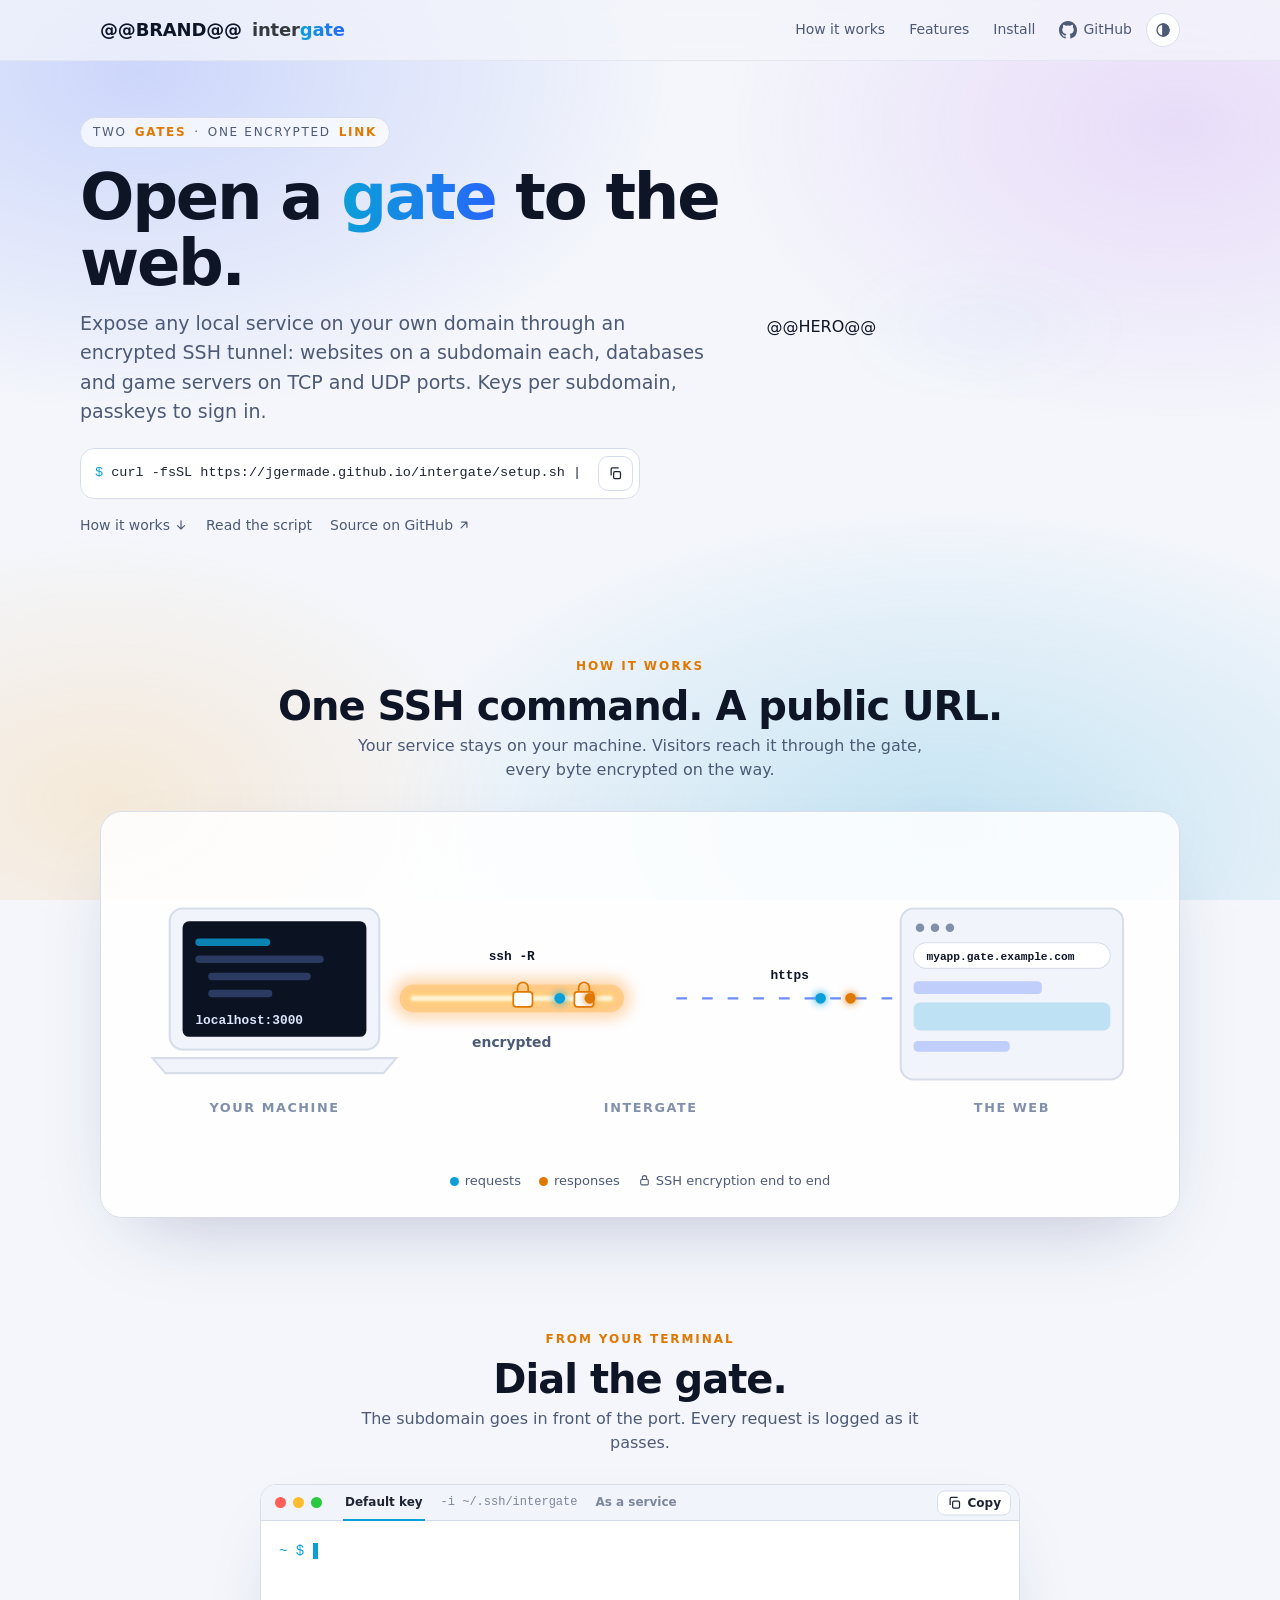
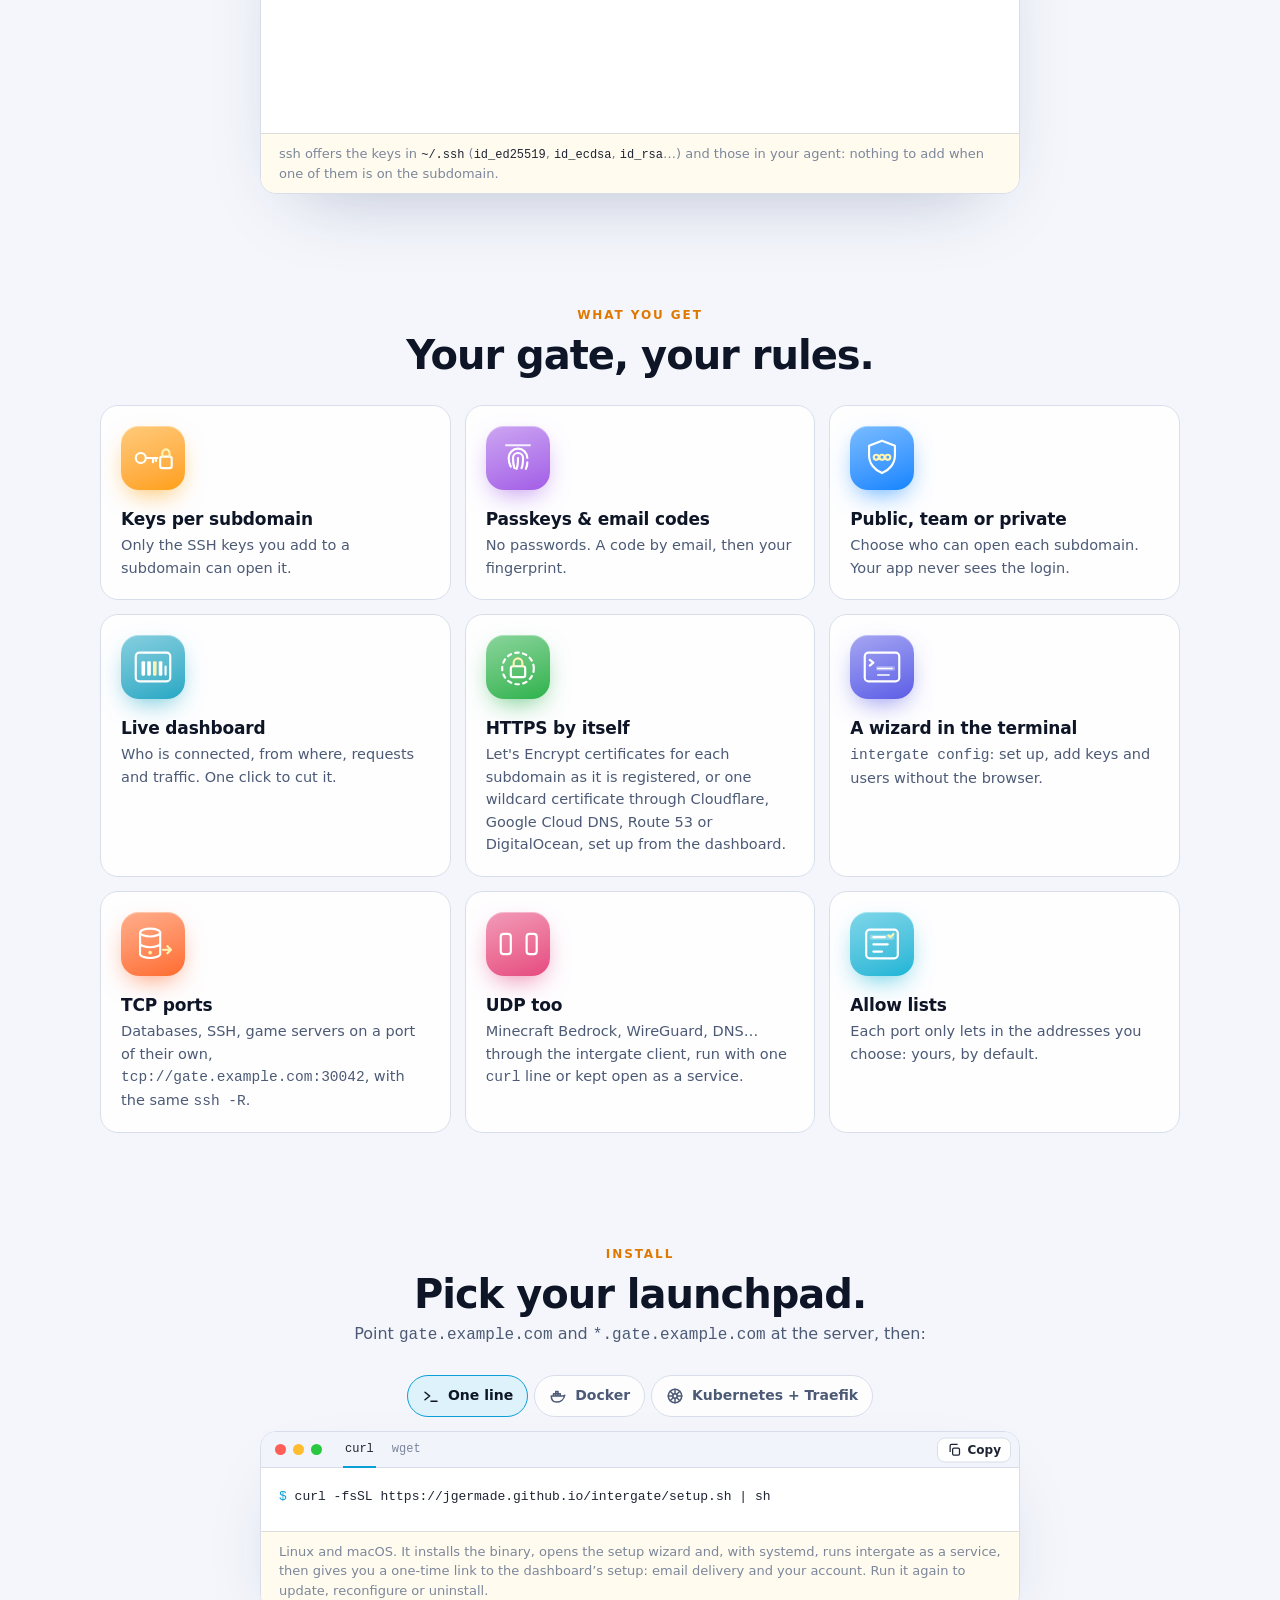
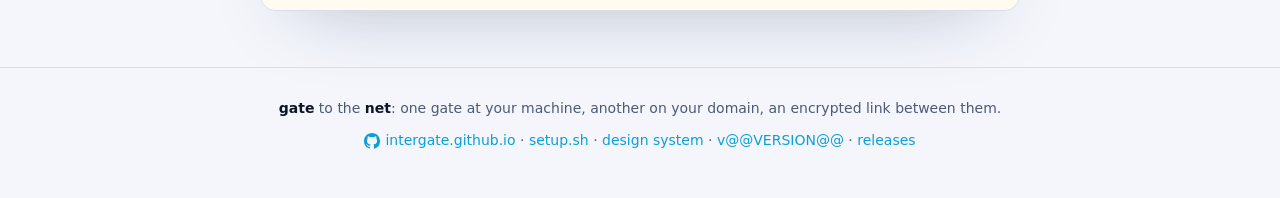
<file: scripts/landing/template.html>
<!doctype html>
<html lang="en">
<head>
<meta charset="utf-8">
<meta name="viewport" content="width=device-width, initial-scale=1">
<title>intergate — open a gate to the web</title>
<meta name="description" content="intergate exposes local services on your own domain through encrypted SSH tunnels: a subdomain per service, TCP and UDP ports with allow lists, SSH keys per subdomain, passkey sign-in and a live dashboard. One line to install.">
<meta property="og:title" content="intergate — open a gate to the web">
<meta property="og:description" content="Encrypted SSH tunnels from your machine to your own domain, with a dashboard, passkeys and per-subdomain keys.">
<meta property="og:url" content="https://jgermade.github.io/intergate/">
<meta property="og:type" content="website">
<meta property="og:site_name" content="intergate">
<meta property="og:image" content="https://jgermade.github.io/intergate/og.png">
<meta property="og:image:width" content="1200">
<meta property="og:image:height" content="630">
<meta property="og:image:alt" content="intergate: open a gate to the web. An encrypted tunnel links the internet to a service at home, on localhost:3000.">
<meta name="twitter:card" content="summary_large_image">
<meta name="theme-color" content="#05070d">
<meta name="color-scheme" content="dark light">
<link rel="icon" href="./favicon.ico" sizes="32x32">
<link rel="icon" href="./favicon.svg" type="image/svg+xml">
<link rel="apple-touch-icon" href="./apple-touch-icon.png">
<script>
  // The theme, before anything paints: auto, light or dark. `data-theme` is
  // the resolved one, `data-pick` what was chosen. Without a script: dark.
  (() => {
    const root = document.documentElement
    const system = matchMedia("(prefers-color-scheme: dark)")
    let pick = "auto"
    try { pick = localStorage.getItem("intergate.theme") || "auto" } catch {}
    if (!["auto", "light", "dark"].includes(pick)) pick = "auto"
    const apply = () => {
      const dark = root.dataset.pick === "auto" ? system.matches : root.dataset.pick === "dark"
      root.dataset.theme = dark ? "dark" : "light"
      document.querySelector('meta[name="theme-color"]')?.setAttribute("content", dark ? "#05070d" : "#f4f6fb")
    }
    root.dataset.pick = pick
    apply()
    system.addEventListener?.("change", apply)
    window.intergateTheme = which => {
      root.dataset.pick = which
      try { localStorage.setItem("intergate.theme", which) } catch {}
      apply()
    }
  })()
</script>
<!-- Everything inline and nothing fetched from another host. Mobile first:
     the base rules are the phone, and each `min-width` query adds to them.
     Each section says its one thing with a drawing and a line. -->
<style>
:root, [data-theme="dark"] {
  --bg: #05070d;
  --bg-2: #0a0f1c;
  --surface: #0d1324;
  --surface-2: #131b31;
  --border: #1c2640;
  --fg: #e8eefc;
  --wordmark: #fff;
  --muted: #93a0bb;
  --dim: #5f6b85;
  --cyan: #5ad8ff;
  --blue: #3d6bff;
  --amber: #ffa23a;
  --amber-dim: #4a3420;
  --ok: #3ddc97;
  --star: #cfe3ff;
  --code-bg: #070b16;
  --code-fg: #d4e0fa;
  --code-dim: #6f7d9c;
  --code-border: #1d2742;
  --code-bar: #0e1527;
  --code-button: #141d34;
  --code-button-border: #2a3554;
  --screen: #070b16;
  --shadow: 0 30px 80px -30px rgba(0, 0, 0, .8);
  --ring: #e3fbff;
  --strand-1: #8ff0ff;
  --strand-2: #ffe066;
  --haze: .55;
  --note: #fff 5%;
  --glow-1: rgb(61 107 255 / .24);
  --glow-2: rgb(130 90 255 / .14);
  --glow-3: rgb(90 216 255 / .1);
  --glow-4: rgb(61 107 255 / .12);
}
[data-theme="light"] {
  --bg: #f4f6fb;
  --bg-2: #e9eef8;
  --surface: #ffffff;
  --surface-2: #f1f4fa;
  --border: #d7deea;
  --fg: #0e1526;
  --wordmark: #333a3e;
  --muted: #4c5a75;
  --dim: #8090ab;
  --cyan: #0b9fd8;
  --blue: #2d5bff;
  --amber: #e07800;
  --amber-dim: #e8d6c2;
  --ok: #12a86b;
  --star: transparent;
  /* Snippets are paper in the light theme; screens stay dark. */
  --code-bg: #ffffff;
  --code-fg: #1e2433;
  --code-dim: #7c879c;
  --code-border: #d7deea;
  --code-bar: #f1f4fa;
  --code-button: #ffffff;
  --code-button-border: #d7deea;
  --screen: #0b1222;
  --shadow: 0 30px 80px -40px rgba(30, 50, 100, .35);
  --ring: #fff;
  --strand-1: #0b9fd8;
  --strand-2: #d06a00;
  --haze: .35;
  --note: #ffd23f 9%;
  --glow-1: rgb(45 91 255 / .2);
  --glow-2: rgb(175 90 242 / .16);
  --glow-3: rgb(11 159 216 / .2);
  --glow-4: rgb(255 159 10 / .14);
}
* { box-sizing: border-box; }
html { scroll-behavior: smooth; }
body {
  margin: 0;
  background: var(--bg);
  color: var(--fg);
  font: 16px/1.55 system-ui, -apple-system, "Segoe UI", Roboto, "Helvetica Neue", sans-serif;
  overflow-x: hidden;
}
a { color: var(--cyan); text-decoration: none; }
a:hover { text-decoration: underline; }
code, pre, .mono { font-family: ui-monospace, SFMono-Regular, Menlo, Consolas, "Liberation Mono", monospace; }
.wrap { max-width: 1120px; margin: 0 auto; padding: 0 20px; }
.sr-only { position: absolute; width: 1px; height: 1px; overflow: hidden; clip: rect(0 0 0 0); white-space: nowrap; }

/* The sky: stars that each glow and fade on their own clock, over color
   glows that wander like the dashboard's wallpaper, each on its own path
   and clock. By day, only the glows. */
.sky { position: fixed; inset: 0; z-index: -1; pointer-events: none; overflow: hidden; background: var(--bg); }
.sky svg { position: relative; z-index: 1; width: 100%; height: 100%; }
.sky circle { fill: var(--star); opacity: .2; animation: twinkle ease-in-out infinite; }
@keyframes twinkle { 0%, 100% { opacity: .12 } 50% { opacity: var(--peak, .9) } }
.meteor { opacity: 0; animation: meteor linear infinite; }
.meteor line { stroke-width: 1.6; stroke-linecap: round; }
@keyframes meteor {
  0% { opacity: 0; transform: translate(var(--x), var(--y)) rotate(var(--a)) translateX(0); }
  1% { opacity: 1; }
  6%, 100% { opacity: 0; transform: translate(var(--x), var(--y)) rotate(var(--a)) translateX(520px); }
}
[data-theme="light"] .meteors { display: none; }
.sky::before, .sky::after { content: ""; position: absolute; inset: -25%; will-change: transform; }
.sky::before {
  background: radial-gradient(40% 36% at 24% 22%, var(--glow-1), transparent 70%),
              radial-gradient(34% 32% at 78% 26%, var(--glow-2), transparent 70%);
  animation: drift-a 26s ease-in-out infinite;
}
.sky::after {
  background: radial-gradient(42% 34% at 66% 78%, var(--glow-3), transparent 70%),
              radial-gradient(30% 28% at 22% 76%, var(--glow-4), transparent 70%);
  animation: drift-b 33s ease-in-out infinite;
}
@keyframes drift-a {
  0%, 100% { transform: translate(-12%, -8%) rotate(0deg) scale(1); }
  25% { transform: translate(14%, -4%) rotate(28deg) scale(1.15); }
  50% { transform: translate(16%, 14%) rotate(52deg) scale(.92); }
  75% { transform: translate(-8%, 15%) rotate(22deg) scale(1.1); }
}
@keyframes drift-b {
  0%, 100% { transform: translate(12%, 8%) rotate(0deg) scale(1.06); }
  30% { transform: translate(-15%, 10%) rotate(-30deg) scale(.92); }
  60% { transform: translate(-16%, -14%) rotate(-54deg) scale(1.16); }
  80% { transform: translate(9%, -12%) rotate(-18deg) scale(1); }
}

/* Header */
header { position: sticky; top: 0; z-index: 10; backdrop-filter: blur(10px);
  background: color-mix(in srgb, var(--bg) 70%, transparent); border-bottom: 1px solid color-mix(in srgb, var(--border) 60%, transparent); }
.bar { display: flex; align-items: center; justify-content: space-between; height: 60px; gap: 12px; }
.brand { display: inline-flex; align-items: center; gap: 10px; color: var(--fg); font-weight: 700; font-size: 18px; letter-spacing: -.01em; }
.brand:hover { text-decoration: none; }
.brand .word { color: var(--wordmark); }
.brand svg { width: 40px; height: 40px; margin: -6px -2px -6px -4px; overflow: visible; }
nav { display: flex; align-items: center; gap: 4px; }
nav a { color: var(--muted); font-size: 14px; padding: 6px 10px; border-radius: 8px; display: none; }
nav a:hover { color: var(--fg); background: var(--surface-2); text-decoration: none; }
nav a.gh { display: inline-flex; align-items: center; gap: 6px; }
nav a.gh svg { width: 18px; height: 18px; fill: currentColor; }
.theme { border: 1px solid var(--border); background: var(--surface); color: var(--muted); border-radius: 999px;
  width: 34px; height: 34px; display: grid; place-items: center; cursor: pointer; }
.theme svg { width: 16px; height: 16px; }
.theme .i-sun, .theme .i-moon, .theme .i-auto { display: none; }
[data-pick="auto"] .theme .i-auto, [data-pick="light"] .theme .i-sun, [data-pick="dark"] .theme .i-moon { display: block; }

/* Hero */
.hero { padding: 28px 0 40px; display: grid; grid-template-columns: minmax(0, 1fr); gap: 18px; align-items: center; }
.hero > * { min-width: 0; }
.hero-art { position: relative; width: min(94vw, 540px); margin: 0 auto; }
.hero-art::after { content: ""; position: absolute; inset: 22% 18%; border-radius: 50%;
  background: radial-gradient(closest-side, color-mix(in srgb, var(--cyan) 30%, transparent), transparent);
  filter: blur(34px); z-index: -1; animation: breathe 6s ease-in-out infinite; }
@keyframes breathe { 0%, 100% { opacity: .5 } 50% { opacity: 1 } }
svg.duo { width: 100%; height: auto; display: block; overflow: visible; }
.duo text { font: 600 11px system-ui, sans-serif; fill: var(--muted); }
.duo text.cap { font-size: 11px; letter-spacing: .14em; text-transform: uppercase; fill: var(--dim); }
.duo text.enc { fill: var(--amber); }
.duo text.mono { font: 600 11px ui-monospace, Menlo, monospace; fill: var(--fg); opacity: .8; }
/* Gates, the beam and the globe speak the logo's language: light. */
.gate .halo { fill: #2fd0ff; opacity: .7; filter: url(#halo); }
.gate .horizon { fill: url(#portal); }
.gate .ring { fill: none; stroke: var(--ring); stroke-width: 5; }
.gate .shimmer { fill: none; stroke: #eaffff; stroke-width: 1.4; opacity: 0; transform-box: fill-box; transform-origin: center;
  animation: shimmer 3s ease-out infinite; }
.gate-b .shimmer, .gate-home .shimmer { animation-delay: -1.5s; }
@keyframes shimmer { 0% { transform: scale(.15); opacity: .9 } 100% { transform: scale(1); opacity: 0 } }
@keyframes lamp { 0%, 100% { opacity: 1 } 50% { opacity: .45 } }
.beam-haze { fill: none; stroke: #ff9a2e; stroke-width: 48; stroke-linecap: round; opacity: var(--haze); filter: url(#haze); }
.duo .tube, .flow .tube { fill: none; stroke: #ffb347; stroke-width: 28; stroke-linecap: round; opacity: .45; }
.tube-glow { fill: none; stroke: #ffd27a; stroke-width: 14; stroke-linecap: round; opacity: .55; filter: url(#soft); }
.beam-core { fill: none; stroke: #fff8e0; stroke-width: 5; stroke-linecap: round; opacity: .9; filter: url(#soft); }
.strand { fill: none; stroke-width: 2.2; stroke-linecap: round; opacity: .95; }
.strand.s1 { stroke: var(--strand-1); }
.strand.s2 { stroke: var(--strand-2); }
.twist { animation: twist 1.8s linear infinite; }
@keyframes twist { to { transform: translateX(-32px) } }
.duo .wire { fill: none; stroke: var(--dim); stroke-width: 1.6; stroke-dasharray: 3 5; animation: stream 1.2s linear infinite; }
.duo .lock rect { fill: var(--surface); stroke: var(--amber); stroke-width: 1.8; }
.duo .lock .shackle { fill: none; stroke: var(--amber); stroke-width: 1.8; animation: shackle 3s ease-in-out infinite; }
.duo .globe .aura { fill: #2a9dff; opacity: .5; filter: url(#halo); }
.duo .globe .sphere { fill: url(#globe); }
.duo .globe .meridian, .duo .globe .parallel { fill: none; stroke: #e6faff; stroke-width: 1.6; opacity: .85; }
.duo .globe .m1 { opacity: .35; }
.duo .globe .m2 { animation: turn 6s linear infinite; transform-box: fill-box; transform-origin: center; }
@keyframes turn { 0% { transform: scaleX(1) } 50% { transform: scaleX(-1) } 100% { transform: scaleX(1) } }
.duo .visitor { fill: var(--cyan); filter: drop-shadow(0 0 3px var(--cyan)); }
.duo .house .hearth { fill: #ffa23a; opacity: .45; filter: url(#halo); animation: lamp 4s ease-in-out infinite; }
.duo .house .fill { fill: color-mix(in srgb, var(--surface-2) 85%, transparent); stroke: none; }
.duo .house path { fill: none; stroke: var(--fg); stroke-width: 2.6; stroke-linejoin: round; stroke-linecap: round; opacity: .9; }
.duo .house .fill { stroke: none; }
.duo .house .window { fill: #ffc65a; filter: drop-shadow(0 0 6px #ff8c1a); animation: lamp 4s ease-in-out infinite; }
.duo .house .door { fill: url(#portal); stroke: var(--ring); stroke-width: 2; filter: drop-shadow(0 0 5px #2fd0ff); }
.duo .chip rect { fill: color-mix(in srgb, var(--cyan) 22%, var(--surface)); stroke: var(--cyan); stroke-width: 1.2; }
.duo .chip text { font: 700 10px ui-monospace, Menlo, monospace; fill: var(--fg); }
.duo .chip.res rect { fill: color-mix(in srgb, var(--amber) 22%, var(--surface)); stroke: var(--amber); }
.duo .chip.cipher rect { fill: var(--screen); stroke: color-mix(in srgb, var(--cyan) 60%, transparent); stroke-dasharray: 2 2; }
.duo .chip.cipher.res rect { stroke: color-mix(in srgb, var(--amber) 70%, transparent); }
.duo .chip.cipher text { fill: #7fe3ff; letter-spacing: .04em; }
.duo .chip.cipher.res text { fill: #ffc98a; }
@keyframes spin { to { transform: rotate(360deg) } }

.hero-text { text-align: center; }
.eyebrow { display: inline-flex; align-items: center; gap: 8px; font-size: 12px; letter-spacing: .14em; text-transform: uppercase;
  color: var(--muted); border: 1px solid var(--border); background: color-mix(in srgb, var(--surface) 70%, transparent);
  padding: 5px 12px; border-radius: 999px; }
.eyebrow b { color: var(--amber); font-weight: 600; }
h1 { font-size: clamp(36px, 9vw, 64px); line-height: 1.04; letter-spacing: -.035em; margin: 16px 0 12px; }
h1 .glow, .brand .glow { background: linear-gradient(90deg, var(--cyan), var(--blue) 60%, var(--cyan)); background-size: 200% 100%;
  -webkit-background-clip: text; background-clip: text; color: transparent; animation: shine 6s linear infinite; }
@keyframes shine { to { background-position: -200% 0 } }
.lede { color: var(--muted); font-size: clamp(16px, 4.2vw, 19px); margin: 0 auto 22px; max-width: 34em; }

.install { display: flex; align-items: center; gap: 8px; background: var(--code-bg); border: 1px solid var(--code-border);
  border-radius: 14px; padding: 6px 6px 6px 14px; max-width: 560px; margin: 0 auto; box-shadow: var(--shadow); text-align: left; }
.install code { flex: 1; min-width: 0; color: var(--code-fg); font-size: 13.5px; white-space: nowrap; overflow-x: auto; scrollbar-width: none; padding: 8px 0; }
.install code::-webkit-scrollbar { display: none; }
.install code .p { color: var(--cyan); user-select: none; }
/* Just the icon here: the button's aria-label names it, and turning green says it copied. */
.install .copy { padding: 9px; }
.install .copy span { display: none; }
.copy { flex: none; border: 1px solid var(--code-button-border); background: var(--code-button); color: var(--code-fg); border-radius: 10px;
  font: 600 13px system-ui, sans-serif; padding: 9px 12px; cursor: pointer; display: inline-flex; gap: 6px; align-items: center; }
.copy:hover { border-color: var(--cyan); }
.copy svg { width: 15px; height: 15px; }
.copy.done { color: var(--ok); border-color: var(--ok); }
.cta { display: flex; justify-content: center; gap: 18px; margin-top: 16px; font-size: 14px; color: var(--muted); flex-wrap: wrap; }
.cta a { color: var(--muted); }
.cta a:hover { color: var(--fg); }
/* Icons beside text: arrows, the lock, the terminal's check. */
svg.i { fill: none; stroke: currentColor; stroke-width: 2; stroke-linecap: round; stroke-linejoin: round; }
.cta .i { width: 14px; height: 14px; margin-left: 4px; vertical-align: -2px; }

/* Sections */
section { padding: 56px 0; }
.sec-head { text-align: center; margin-bottom: 28px; }
.sec-head .kicker { font-size: 12px; letter-spacing: .16em; text-transform: uppercase; color: var(--amber); font-weight: 600; }
h2 { font-size: clamp(26px, 6vw, 40px); letter-spacing: -.025em; margin: 8px 0 6px; line-height: 1.1; }
.sec-head p { color: var(--muted); margin: 0 auto; max-width: 36em; }

/* How it works */
.flow { background: color-mix(in srgb, var(--surface) 85%, transparent); border: 1px solid var(--border); border-radius: 22px;
  padding: 18px; box-shadow: var(--shadow); }
.flow svg { width: 100%; height: auto; display: block; }
.flow .wide { display: none; }
.flow text { font: 600 13px system-ui, sans-serif; fill: var(--muted); }
.flow text.mono { font: 600 12px ui-monospace, Menlo, monospace; fill: var(--fg); }
.flow text.cap { font-size: 12px; letter-spacing: .12em; text-transform: uppercase; fill: var(--dim); }
.flow .panel { fill: var(--surface-2); stroke: var(--border); stroke-width: 2; }
.flow .screen { fill: var(--screen); }
.flow text.on-screen { fill: #dbe7ff; }
.flow .code-line { fill: #2a3a60; }
.flow .code-line.on { fill: var(--cyan); opacity: .8; }
.flow .tube { stroke-width: 26; }
.flow .beam-haze { stroke-width: 40; }
.flow .stream { fill: none; stroke: var(--cyan); stroke-width: 2; stroke-dasharray: 10 14; animation: stream 1.2s linear infinite; opacity: .7; }
.flow .stream.web { stroke: var(--blue); }
@keyframes stream { to { stroke-dashoffset: -24 } }
.flow .req { fill: var(--cyan); filter: drop-shadow(0 0 4px var(--cyan)); }
.flow .res { fill: var(--amber); filter: drop-shadow(0 0 4px var(--amber)); }
.flow .lock rect { fill: var(--surface); stroke: var(--amber); stroke-width: 1.6; }
.flow .lock path { fill: none; stroke: var(--amber); stroke-width: 1.6; }
.flow .url { fill: var(--surface); stroke: var(--border); }
.flow .dot { fill: var(--dim); }
.flow .block { fill: color-mix(in srgb, var(--blue) 25%, var(--surface-2)); }
.flow .block.b2 { fill: color-mix(in srgb, var(--cyan) 22%, var(--surface-2)); }
.legend { display: flex; justify-content: center; gap: 18px; margin-top: 12px; font-size: 13px; color: var(--muted); flex-wrap: wrap; }
.legend i { display: inline-block; width: 9px; height: 9px; border-radius: 50%; margin-right: 6px; vertical-align: middle; }
.legend .i { display: inline-block; width: 13px; height: 13px; margin-right: 5px; vertical-align: -2px; }

/* Terminal */
.term { background: var(--code-bg); border: 1px solid var(--code-border); border-radius: 16px; overflow: hidden; box-shadow: var(--shadow);
  max-width: 760px; margin: 0 auto; }
.term .tbar { position: relative; display: flex; gap: 7px; padding: 12px 14px; background: var(--code-bar); border-bottom: 1px solid var(--code-border); }
.term .copy { position: absolute; top: 50%; right: 8px; transform: translateY(-50%); padding: 4px 9px; font-size: 12px; border-radius: 8px; }
.term .tbar i { width: 11px; height: 11px; border-radius: 50%; background: var(--code-button-border); }
.term .tbar i:nth-child(1) { background: #ff5f57; } .term .tbar i:nth-child(2) { background: #febc2e; } .term .tbar i:nth-child(3) { background: #28c840; }
/* Two ways to name the key: whatever ssh offers by default, or a file
   with -i. Each tab shows its own command, copy button and session. */
.term input { position: absolute; opacity: 0; pointer-events: none; }
.term .tbar { align-items: center; }
.term .tbar i { flex: none; }
.win-tabs { display: flex; gap: 14px; align-self: stretch; margin: -12px 76px -13px 14px; min-width: 0; overflow-x: auto; scrollbar-width: none; }
.win-tabs label { flex: none; display: flex; align-items: center; padding: 0 2px; cursor: pointer; font-size: 12px; font-weight: 600;
  color: var(--code-dim); border-bottom: 2px solid transparent; white-space: nowrap; transition: color .15s, border-color .15s; }
.win-tabs label:hover { color: var(--code-fg); }
.win-tabs .narrow { display: none; }
.win-tabs [for="k-file"], .win-tabs .mono { font-family: ui-monospace, SFMono-Regular, Menlo, Consolas, "Liberation Mono", monospace; font-weight: 500; }
#k-default:checked ~ .tbar [for="k-default"], #k-file:checked ~ .tbar [for="k-file"], #k-svc:checked ~ .tbar [for="k-svc"] {
  color: var(--code-fg); border-bottom-color: var(--cyan); }
#k-default:focus-visible ~ .tbar [for="k-default"], #k-file:focus-visible ~ .tbar [for="k-file"], #k-svc:focus-visible ~ .tbar [for="k-svc"] { outline: 2px solid var(--cyan); outline-offset: -2px; }
.term .tfoot { margin: 0; padding: 10px 18px; background: color-mix(in srgb, var(--note), var(--code-bg));
  border-top: 1px solid color-mix(in srgb, var(--note), var(--code-border)); color: var(--code-dim); font-size: 13px; line-height: 1.5; }
.term .tfoot code { color: var(--code-fg); font-size: 12px; }
.term .copy.k-file, .term pre.k-file, .term .tfoot.k-file, #k-file:checked ~ .tbar .copy.k-default, #k-file:checked ~ .k-default { display: none; }
#k-file:checked ~ .tfoot.k-file { display: block; }
#k-file:checked ~ .tbar .copy.k-file { display: inline-flex; }
#k-file:checked ~ pre.k-file { display: block; }
.term .copy.k-svc, .term pre.k-svc, .term .tfoot.k-svc, #k-svc:checked ~ .tbar .copy.k-default, #k-svc:checked ~ .k-default { display: none; }
#k-svc:checked ~ .tfoot.k-svc { display: block; }
#k-svc:checked ~ .tbar .copy.k-svc { display: inline-flex; }
#k-svc:checked ~ pre.k-svc { display: block; }
@media (max-width: 479px) {
  .term .tbar { gap: 6px; padding: 12px 10px; }
  .term .tbar i { width: 10px; height: 10px; }
  .win-tabs { gap: 10px; margin-left: 8px; margin-right: 34px; }
  .win-tabs .wide { display: none; }
  .win-tabs .narrow { display: inline; }
  .term .copy span { position: absolute; width: 1px; height: 1px; overflow: hidden; clip: rect(0 0 0 0); }
  .term .copy { padding: 5px 7px; }
}
.term pre { margin: 0; padding: 18px 18px 22px; color: var(--code-fg); font-size: clamp(11px, 3.1vw, 14px); line-height: 1.75; overflow-x: auto; min-height: 15em; }
.term .l { display: block; white-space: pre; }
.term .typed { display: inline-block; overflow: hidden; vertical-align: bottom; width: 0; animation: type 14s steps(var(--n)) infinite; }
@keyframes type { 0% { width: 0 } 16%, 100% { width: calc(var(--n) * 1ch) } }
.term .caret { display: inline-block; width: .6ch; height: 1.15em; vertical-align: text-bottom; background: var(--cyan); animation: blink 1s steps(1) infinite; }
@keyframes blink { 50% { opacity: 0 } }
.term .o { opacity: 0; animation: 14s infinite; }
.term .o1 { animation-name: o1 } .term .o2 { animation-name: o2 } .term .o3 { animation-name: o3 }
.term .o4 { animation-name: o4 } .term .o5 { animation-name: o5 } .term .o6 { animation-name: o6 }
@keyframes o1 { 0%, 18% { opacity: 0 } 19%, 100% { opacity: 1 } }
@keyframes o2 { 0%, 22% { opacity: 0 } 23%, 100% { opacity: 1 } }
@keyframes o3 { 0%, 25% { opacity: 0 } 26%, 100% { opacity: 1 } }
@keyframes o4 { 0%, 40% { opacity: 0 } 41%, 100% { opacity: 1 } }
@keyframes o5 { 0%, 55% { opacity: 0 } 56%, 100% { opacity: 1 } }
@keyframes o6 { 0%, 68% { opacity: 0 } 69%, 100% { opacity: 1 } }
.term .ps { color: var(--cyan); } .term .k { color: var(--amber); } .term .g { color: var(--ok); } .term .d { color: var(--code-dim); }
.term .i { width: 1em; height: 1em; vertical-align: -.15em; stroke-width: 2.5; }

/* Features */
.grid { display: grid; gap: 14px; grid-template-columns: 1fr; }
.card { background: color-mix(in srgb, var(--surface) 85%, transparent); border: 1px solid var(--border); border-radius: 18px;
  padding: 20px; display: flex; gap: 16px; align-items: center; transition: transform .2s, border-color .2s; }
.card:hover { transform: translateY(-3px); border-color: color-mix(in srgb, var(--cyan) 45%, var(--border)); }
.tile { flex: none; width: 64px; height: 64px; border-radius: 18px; display: grid; place-items: center;
  --hl: #fff3b0;
  background: linear-gradient(160deg, color-mix(in srgb, var(--tone) 55%, #fff), var(--tone));
  box-shadow: inset 0 1px 0 rgba(255, 255, 255, .35), 0 10px 26px -8px color-mix(in srgb, var(--tone) 70%, transparent); }
.tile svg { width: 46px; height: 46px; overflow: visible; }
.t-amber { --tone: #ff9f0a; } .t-purple { --tone: #a35ce6; } .t-blue { --tone: #0a84ff; }
.t-teal { --tone: #20a8c4; } .t-green { --tone: #28b24b; } .t-indigo { --tone: #5e5ce6; }
.t-orange { --tone: #ff6b2c; } .t-pink { --tone: #e5487f; } .t-cyan { --tone: #13b5d6; }
.card h3 { margin: 0 0 2px; font-size: 17px; letter-spacing: -.01em; }
.card p { margin: 0; color: var(--muted); font-size: 14.5px; }
.ic { fill: none; stroke: #fff; stroke-width: 3; stroke-linecap: round; stroke-linejoin: round; }
.ic .a { stroke: #fff; }
.ic .w { stroke: var(--hl); }
.ic .fillc { fill: #fff; stroke: none; }
.ic .filla { fill: var(--hl); stroke: none; }
.k-move { animation: key 3s ease-in-out infinite; }
@keyframes key { 0%, 15% { transform: translateX(0) } 45%, 70% { transform: translateX(9px) } 100% { transform: translateX(0) } }
.k-shackle { animation: shackle 3s ease-in-out infinite; }
@keyframes shackle { 0%, 40% { transform: translateY(-4px) } 50%, 70% { transform: translateY(0) } 85%, 100% { transform: translateY(-4px) } }
.scan { animation: scan 2.4s ease-in-out infinite; }
@keyframes scan { 0%, 100% { transform: translateY(0) } 50% { transform: translateY(34px) } }
.pulse { transform-box: fill-box; transform-origin: center; animation: pulse 2.4s ease-in-out infinite; }
@keyframes pulse { 0%, 100% { transform: scale(1) } 50% { transform: scale(1.18) } }
.bars rect { transform-box: fill-box; transform-origin: bottom; animation: bar 2.2s ease-in-out infinite; }
.bars rect:nth-child(2) { animation-delay: -.4s } .bars rect:nth-child(3) { animation-delay: -.9s }
.bars rect:nth-child(4) { animation-delay: -1.3s } .bars rect:nth-child(5) { animation-delay: -1.7s }
@keyframes bar { 0%, 100% { transform: scaleY(.35) } 50% { transform: scaleY(1) } }
.dash-spin { transform-box: fill-box; transform-origin: center; animation: spin 8s linear infinite; }
.menu-sel { animation: menu 3.6s steps(1) infinite; }
@keyframes menu { 0% { transform: translateY(0) } 33% { transform: translateY(9px) } 66% { transform: translateY(18px) } }
.access circle { transition: none; animation: access 4.5s infinite; }
.access circle:nth-child(2) { animation-delay: 1.5s } .access circle:nth-child(3) { animation-delay: 3s }
@keyframes access { 0%, 30% { fill: var(--hl); } 34%, 100% { fill: transparent; } }
.dgram rect { animation: dgram 2.4s linear infinite; opacity: 0; }
.dgram rect:nth-child(2) { animation-delay: -.8s } .dgram rect:nth-child(3) { animation-delay: -1.6s }
@keyframes dgram { 0% { transform: translateX(0); opacity: 0 } 15%, 80% { opacity: 1 } 100% { transform: translateX(30px); opacity: 0 } }
.allow-row { animation: allow 3.6s steps(1) infinite; }
@keyframes allow { 0% { transform: translateY(0) } 33% { transform: translateY(10px) } 66% { transform: translateY(20px) } }

/* Deploy */
.tabs { max-width: 820px; margin: 0 auto; }
.tabs input { position: absolute; opacity: 0; pointer-events: none; }
.tab-labels { display: flex; gap: 6px; justify-content: center; margin-bottom: 14px; flex-wrap: wrap; }
.tab-labels label { display: inline-flex; align-items: center; gap: 8px; padding: 9px 14px; border-radius: 999px; cursor: pointer;
  border: 1px solid var(--border); color: var(--muted); font-size: 14px; font-weight: 600; background: color-mix(in srgb, var(--surface) 80%, transparent); }
.tab-labels label svg { width: 18px; height: 18px; }
#t-line:checked ~ .tab-labels [for="t-line"], #t-docker:checked ~ .tab-labels [for="t-docker"], #t-k8s:checked ~ .tab-labels [for="t-k8s"] {
  color: var(--fg); border-color: var(--cyan); background: color-mix(in srgb, var(--cyan) 14%, var(--surface)); }
.tabs input:focus-visible ~ .tab-labels label { outline: none; }
#t-line:focus-visible ~ .tab-labels [for="t-line"], #t-docker:focus-visible ~ .tab-labels [for="t-docker"], #t-k8s:focus-visible ~ .tab-labels [for="t-k8s"] { outline: 2px solid var(--cyan); }
.pane { display: none; }
#t-line:checked ~ .panes .p-line, #t-docker:checked ~ .panes .p-docker, #t-k8s:checked ~ .panes .p-k8s { display: block; }
/* Each option in a window like the terminal's; its tabs, when it has
   variants, switch the command, the copy button and the footer. */
.win pre { min-height: 0; font-size: clamp(11px, 3.1vw, 13px); }
.win pre .c { color: var(--code-dim); } .win pre .p { color: var(--cyan); user-select: none; }
.win > .v2:not(input), .win .copy.v2, .win input.v2:checked ~ .v1, .win input.v2:checked ~ .tbar .copy.v1 { display: none; }
.win input.v2:checked ~ .v2:not(input) { display: block; }
.win input.v2:checked ~ .tbar .copy.v2 { display: inline-flex; }
.win input.v1:checked ~ .tbar label.v1, .win input.v2:checked ~ .tbar label.v2 { color: var(--code-fg); border-bottom-color: var(--cyan); }
.win input.v1:focus-visible ~ .tbar label.v1, .win input.v2:focus-visible ~ .tbar label.v2 { outline: 2px solid var(--cyan); outline-offset: -2px; }

/* Footer */
footer { border-top: 1px solid var(--border); padding: 30px 0 46px; color: var(--muted); font-size: 14px; }
footer .wrap { display: flex; flex-direction: column; gap: 10px; align-items: center; text-align: center; }
footer .name b { color: var(--fg); }
footer a.gh { display: inline-flex; align-items: center; gap: 5px; vertical-align: top; }
footer a.gh svg { width: 16px; height: 16px; fill: currentColor; }

@media (min-width: 560px) {
  nav a { display: inline-block; }
  .grid { grid-template-columns: 1fr 1fr; }
}
@media (min-width: 760px) {
  .flow { padding: 26px; }
  .flow .wide { display: block; }
  .flow .tall { display: none; }
}
@media (min-width: 960px) {
  .hero { grid-template-columns: minmax(0, 1.5fr) minmax(0, 1fr); padding: 56px 0 64px; gap: 36px; }
  .hero-text { text-align: left; order: -1; }
  .lede { margin-left: 0; }
  .install { margin: 0; }
  .cta { justify-content: flex-start; }
  .hero-art { width: 100%; max-width: 560px; }
  .grid { grid-template-columns: 1fr 1fr 1fr; }
  .card { flex-direction: column; align-items: flex-start; }
}
@media (prefers-reduced-motion: reduce) {
  html { scroll-behavior: auto; }
  *, *::before, *::after { animation: none !important; transition: none !important; }
  .term .o { opacity: 1; }
  .term .typed { width: calc(var(--n) * 1ch); }
}
</style>
</head>
<body>
<div class="sky" aria-hidden="true">
  <svg viewBox="0 0 1600 1000" preserveAspectRatio="xMidYMid slice">
    @@STARS@@
  </svg>
</div>

<!-- Shared paint servers for every drawing on the page. -->
<svg width="0" height="0" style="position:absolute" aria-hidden="true">
  <defs>
    <!-- The logo's light: a gate's opening, lit from its center; the globe. -->
    <radialGradient id="portal" cx="50%" cy="50%" r="50%">
      <stop offset="0" stop-color="#fff"/>
      <stop offset=".35" stop-color="#b8f6ff"/>
      <stop offset=".75" stop-color="#2fd0ff"/>
      <stop offset="1" stop-color="#0a84ff"/>
    </radialGradient>
    <radialGradient id="globe" cx=".35" cy=".3" r=".8">
      <stop offset="0" stop-color="#a8e4ff"/>
      <stop offset=".5" stop-color="#2a9dff"/>
      <stop offset="1" stop-color="#1650d8"/>
    </radialGradient>
    <!-- Glows: a halo around gates and the globe, haze around the beam. -->
    <filter id="halo" x="-80%" y="-80%" width="260%" height="260%"><feGaussianBlur stdDeviation="7"/></filter>
    <!-- The beam is a straight line, with no height to size a region by: its
         filters use a fixed region in user space instead. -->
    <filter id="haze" filterUnits="userSpaceOnUse" x="-2000" y="-2000" width="4000" height="4000"><feGaussianBlur stdDeviation="6"/></filter>
    <filter id="soft" filterUnits="userSpaceOnUse" x="-2000" y="-2000" width="4000" height="4000"><feGaussianBlur stdDeviation="1.2"/></filter>
  </defs>
</svg>

<header>
  <div class="wrap bar">
    <a class="brand" href="./" aria-label="intergate home">
      @@BRAND@@
      <span class="word">inter<span class="glow">gate</span></span>
    </a>
    <nav aria-label="Sections">
      <a href="#how">How it works</a>
      <a href="#features">Features</a>
      <a href="#install">Install</a>
      <a class="gh" href="https://github.com/jgermade/intergate" aria-label="intergate on GitHub">
        <svg viewBox="0 0 16 16" aria-hidden="true"><path d="M8 0C3.58 0 0 3.58 0 8a8 8 0 0 0 5.47 7.59c.4.07.55-.17.55-.38v-1.34c-2.23.48-2.7-1.07-2.7-1.07-.36-.92-.89-1.17-.89-1.17-.73-.5.06-.49.06-.49.8.06 1.23.83 1.23.83.72 1.23 1.88.87 2.34.67.07-.52.28-.87.5-1.07-1.78-.2-3.64-.89-3.64-3.95 0-.87.31-1.59.82-2.15-.08-.2-.36-1.02.08-2.12 0 0 .67-.21 2.2.82a7.6 7.6 0 0 1 4 0c1.53-1.04 2.2-.82 2.2-.82.44 1.1.16 1.92.08 2.12.51.56.82 1.27.82 2.15 0 3.07-1.87 3.75-3.65 3.95.29.25.54.73.54 1.48v2.2c0 .21.15.46.55.38A8 8 0 0 0 16 8c0-4.42-3.58-8-8-8Z"/></svg>
        <span>GitHub</span>
      </a>
      <button class="theme" type="button" aria-label="Color theme: auto, light or dark" title="Theme">
        <svg class="i-auto" viewBox="0 0 24 24" fill="none" stroke="currentColor" stroke-width="2"><circle cx="12" cy="12" r="9"/><path d="M12 3v18" /><path d="M12 3a9 9 0 0 1 0 18z" fill="currentColor"/></svg>
        <svg class="i-sun" viewBox="0 0 24 24" fill="none" stroke="currentColor" stroke-width="2" stroke-linecap="round"><circle cx="12" cy="12" r="4"/><path d="M12 2v2M12 20v2M4.9 4.9l1.4 1.4M17.7 17.7l1.4 1.4M2 12h2M20 12h2M4.9 19.1l1.4-1.4M17.7 6.3l1.4-1.4"/></svg>
        <svg class="i-moon" viewBox="0 0 24 24" fill="none" stroke="currentColor" stroke-width="2" stroke-linejoin="round"><path d="M20 14.5A8 8 0 0 1 9.5 4 8 8 0 1 0 20 14.5Z"/></svg>
      </button>
    </nav>
  </div>
</header>

<main id="top">
  <div class="wrap hero">
    <div class="hero-art">
      @@HERO@@
    </div>

    <div class="hero-text">
      <span class="eyebrow">two <b>gates</b> <span aria-hidden="true">·</span> one encrypted <b>link</b></span>
      <h1>Open a <span class="glow">gate</span> to the web.</h1>
      <p class="lede">Expose any local service on your own domain through an encrypted SSH tunnel: websites on a subdomain each, databases and game servers on TCP and UDP ports. Keys per subdomain, passkeys to sign in.</p>
      <div class="install">
        <code><span class="p">$ </span>curl -fsSL https://jgermade.github.io/intergate/setup.sh | sh</code>
        <button class="copy" type="button" data-copy="curl -fsSL https://jgermade.github.io/intergate/setup.sh | sh" aria-label="Copy the install command">
          <svg viewBox="0 0 24 24" fill="none" stroke="currentColor" stroke-width="2"><rect x="9" y="9" width="11" height="11" rx="2"/><path d="M5 15V5a2 2 0 0 1 2-2h10"/></svg><span>Copy</span>
        </button>
      </div>
      <div class="cta">
        <a href="#how">How it works<svg class="i" viewBox="0 0 24 24" aria-hidden="true"><path d="M12 5v14M6 13l6 6 6-6"/></svg></a>
        <a href="./setup.sh">Read the script</a>
        <a href="https://github.com/jgermade/intergate">Source on GitHub<svg class="i" viewBox="0 0 24 24" aria-hidden="true"><path d="M7 17 17 7M8 7h9v9"/></svg></a>
      </div>
    </div>
  </div>

  <section id="how">
    <div class="wrap">
      <div class="sec-head">
        <div class="kicker">How it works</div>
        <h2>One SSH command. A public URL.</h2>
        <p>Your service stays on your machine. Visitors reach it through the gate, every byte encrypted on the way.</p>
      </div>
      <div class="flow">
        <!-- Wide drawing, from 760px. -->
        <svg class="wide" viewBox="0 0 960 300" role="img" aria-label="Your machine connects to intergate with ssh -R through an encrypted tunnel; visitors reach https://myapp.gate.example.com and their requests travel through the gate to localhost:3000.">
          <path id="route-w" d="M236 150 H724" fill="none"/>
          <!-- your machine -->
          <rect class="panel" x="40" y="66" width="196" height="132" rx="12"/>
          <rect class="screen" x="52" y="78" width="172" height="108" rx="6"/>
          <rect class="code-line on" x="64" y="94" width="70" height="7" rx="3.5"/>
          <rect class="code-line" x="64" y="110" width="120" height="7" rx="3.5"/>
          <rect class="code-line" x="76" y="126" width="96" height="7" rx="3.5"/>
          <rect class="code-line" x="76" y="142" width="60" height="7" rx="3.5"/>
          <text class="mono on-screen" x="64" y="174">localhost:3000</text>
          <path class="panel" d="M24 206 H252 L240 220 H36 Z"/>
          <text class="cap" x="138" y="256" text-anchor="middle">your machine</text>
          <!-- the encrypted tunnel -->
          <path class="beam-haze" d="M268 150 H452"/>
          <path class="tube" d="M268 150 H452"/>
          <path class="tube-glow" d="M268 150 H452"/>
          <path class="beam-core" d="M268 150 H452"/>
          @@FLOW_STRANDS_W@@
          <text class="mono" x="360" y="114" text-anchor="middle">ssh -R</text>
          <text x="360" y="196" text-anchor="middle">encrypted</text>
          <g class="lock"><rect x="-9" y="-6" width="18" height="14" rx="3"/><path d="M-5 -6v-4a5 5 0 0 1 10 0v4"/>
            <animateMotion dur="3s" repeatCount="indefinite" path="M282 150 H438"/></g>
          <g class="lock"><rect x="-9" y="-6" width="18" height="14" rx="3"/><path d="M-5 -6v-4a5 5 0 0 1 10 0v4"/>
            <animateMotion dur="3s" begin="-1.5s" repeatCount="indefinite" path="M438 150 H282"/></g>
          <!-- the web side -->
          <path class="stream web" d="M514 150 H724"/>
          <text class="mono" x="620" y="132" text-anchor="middle">https</text>
          <!-- packets: requests in, responses out -->
          <circle class="req" r="5"><animateMotion dur="2.6s" repeatCount="indefinite" keyPoints="1;0" keyTimes="0;1" calcMode="linear"><mpath href="#route-w"/></animateMotion></circle>
          <circle class="req" r="5"><animateMotion dur="2.6s" begin="-1.3s" repeatCount="indefinite" keyPoints="1;0" keyTimes="0;1" calcMode="linear"><mpath href="#route-w"/></animateMotion></circle>
          <circle class="res" r="5"><animateMotion dur="2.6s" begin="-1.95s" repeatCount="indefinite"><mpath href="#route-w"/></animateMotion></circle>
          <circle class="res" r="5"><animateMotion dur="2.6s" begin="-.65s" repeatCount="indefinite"><mpath href="#route-w"/></animateMotion></circle>
          <!-- the gates, above the packets: they cross them -->
          @@FLOW_GATES_W@@
          <text class="cap" x="490" y="256" text-anchor="middle">intergate</text>
          <!-- the visitor's browser -->
          <rect class="panel" x="724" y="66" width="208" height="160" rx="12"/>
          <circle class="dot" cx="742" cy="84" r="4"/><circle class="dot" cx="756" cy="84" r="4"/><circle class="dot" cx="770" cy="84" r="4"/>
          <rect class="url" x="736" y="98" width="184" height="24" rx="12"/>
          <text class="mono" x="748" y="114" style="font-size:10.5px">myapp.gate.example.com</text>
          <rect class="block" x="736" y="134" width="120" height="12" rx="4"/>
          <rect class="block b2" x="736" y="154" width="184" height="26" rx="6"/>
          <rect class="block" x="736" y="190" width="90" height="10" rx="4"/>
          <text class="cap" x="828" y="256" text-anchor="middle">the web</text>
        </svg>

        <!-- Tall drawing, for phones. -->
        <svg class="tall" viewBox="0 0 320 660" role="img" aria-label="Your machine connects to intergate with ssh -R through an encrypted tunnel; visitors reach https://myapp.gate.example.com and their requests travel through the gate to localhost:3000.">
          <path id="route-t" d="M160 156 V560" fill="none"/>
          <rect class="panel" x="62" y="14" width="196" height="122" rx="12"/>
          <rect class="screen" x="74" y="26" width="172" height="98" rx="6"/>
          <rect class="code-line on" x="86" y="40" width="70" height="7" rx="3.5"/>
          <rect class="code-line" x="86" y="56" width="120" height="7" rx="3.5"/>
          <rect class="code-line" x="98" y="72" width="96" height="7" rx="3.5"/>
          <text class="mono on-screen" x="86" y="110">localhost:3000</text>
          <path class="panel" d="M46 142 H274 L262 156 H58 Z"/>
          <path class="beam-haze" d="M160 186 V330"/>
          <path class="tube" d="M160 186 V330"/>
          <path class="tube-glow" d="M160 186 V330"/>
          <path class="beam-core" d="M160 186 V330"/>
          @@FLOW_STRANDS_T@@
          <text class="mono" x="186" y="246">ssh -R</text>
          <text x="186" y="266">encrypted</text>
          <g class="lock"><rect x="-9" y="-6" width="18" height="14" rx="3"/><path d="M-5 -6v-4a5 5 0 0 1 10 0v4"/>
            <animateMotion dur="2.6s" repeatCount="indefinite" path="M160 192 V322"/></g>
          <path class="stream web" d="M160 382 V500"/>
          <text class="mono" x="186" y="446">https</text>
          <circle class="req" r="5"><animateMotion dur="2.8s" repeatCount="indefinite" keyPoints="1;0" keyTimes="0;1" calcMode="linear"><mpath href="#route-t"/></animateMotion></circle>
          <circle class="res" r="5"><animateMotion dur="2.8s" begin="-1.4s" repeatCount="indefinite"><mpath href="#route-t"/></animateMotion></circle>
          @@FLOW_GATES_T@@
          <rect class="panel" x="56" y="504" width="208" height="140" rx="12"/>
          <circle class="dot" cx="74" cy="522" r="4"/><circle class="dot" cx="88" cy="522" r="4"/><circle class="dot" cx="102" cy="522" r="4"/>
          <rect class="url" x="68" y="536" width="184" height="24" rx="12"/>
          <text class="mono" x="80" y="552" style="font-size:10.5px">myapp.gate.example.com</text>
          <rect class="block" x="68" y="572" width="120" height="12" rx="4"/>
          <rect class="block b2" x="68" y="592" width="184" height="26" rx="6"/>
        </svg>
        <div class="legend"><span><i style="background:var(--cyan)"></i>requests</span><span><i style="background:var(--amber)"></i>responses</span><span><svg class="i" viewBox="0 0 24 24" aria-hidden="true"><rect x="5" y="10" width="14" height="10" rx="2"/><path d="M8 10V7a4 4 0 0 1 8 0v3"/></svg>SSH encryption end to end</span></div>
      </div>
    </div>
  </section>

  <section id="try">
    <div class="wrap">
      <div class="sec-head">
        <div class="kicker">From your terminal</div>
        <h2>Dial the gate.</h2>
        <p>The subdomain goes in front of the port. Every request is logged as it passes.</p>
      </div>
      <div class="term">
        <input type="radio" name="key" id="k-default" checked>
        <input type="radio" name="key" id="k-file">
        <input type="radio" name="key" id="k-svc">
        <div class="tbar"><i></i><i></i><i></i>
          <div class="win-tabs" role="tablist" aria-label="Which key ssh uses">
            <label for="k-default">Default<span class="wide">&nbsp;key</span></label>
            <label for="k-file">-i ~/.ssh/intergate</label>
            <label for="k-svc">As a service</label>
          </div>
          <button class="copy k-default" type="button" data-copy="ssh -p 2222 -R myapp:80:localhost:3000 gate.example.com" aria-label="Copy the ssh command">
            <svg viewBox="0 0 24 24" fill="none" stroke="currentColor" stroke-width="2"><rect x="9" y="9" width="11" height="11" rx="2"/><path d="M5 15V5a2 2 0 0 1 2-2h10"/></svg><span>Copy</span>
          </button>
          <button class="copy k-svc" type="button" data-copy="sudo intergate-tunnel add myapp.gate.example.com --http 3000" aria-label="Copy the intergate-tunnel command">
            <svg viewBox="0 0 24 24" fill="none" stroke="currentColor" stroke-width="2"><rect x="9" y="9" width="11" height="11" rx="2"/><path d="M5 15V5a2 2 0 0 1 2-2h10"/></svg><span>Copy</span>
          </button>
          <button class="copy k-file" type="button" data-copy="ssh -i ~/.ssh/intergate -p 2222 -R myapp:80:localhost:3000 gate.example.com" aria-label="Copy the ssh command">
            <svg viewBox="0 0 24 24" fill="none" stroke="currentColor" stroke-width="2"><rect x="9" y="9" width="11" height="11" rx="2"/><path d="M5 15V5a2 2 0 0 1 2-2h10"/></svg><span>Copy</span>
          </button>
        </div>
<pre class="k-default" role="img" aria-label="A terminal: ssh -p 2222 -R myapp:80:localhost:3000 gate.example.com connects, intergate answers that https://myapp.gate.example.com is forwarding, and requests are logged as they arrive."><span class="l"><span class="ps">~ $ </span><span class="typed" style="--n:55">ssh -p 2222 -R myapp:80:localhost:3000 gate.example.com</span><span class="caret"></span></span><span class="l o o1"><span class="d">intergate: connected with key SHA256:9fQx…kLm2</span></span><span class="l o o2"><span class="g"><svg class="i" viewBox="0 0 24 24" aria-hidden="true"><path d="m5 12.5 4.5 4.5L19 7.5"/></svg></span> <span class="k">https://myapp.gate.example.com</span> is now forwarding</span><span class="l o o3"><span class="d">  access: private — manage it at https://gate.example.com</span></span><span class="l o o4"><span class="d">12:04:31</span>  <span class="g">200</span>  GET    /             <span class="d">(4ms)</span></span><span class="l o o5"><span class="d">12:04:31</span>  <span class="g">200</span>  GET    /app.js       <span class="d">(2ms)</span></span><span class="l o o6"><span class="d">12:04:33</span>  <span class="g">101</span>  GET    /live         <span class="d">(websocket)</span></span></pre>
<pre class="k-file" role="img" aria-label="A terminal: ssh -i ~/.ssh/intergate -p 2222 -R myapp:80:localhost:3000 gate.example.com connects, intergate answers that https://myapp.gate.example.com is forwarding, and requests are logged as they arrive."><span class="l"><span class="ps">~ $ </span><span class="typed" style="--n:74">ssh -i ~/.ssh/intergate -p 2222 -R myapp:80:localhost:3000 gate.example.com</span><span class="caret"></span></span><span class="l o o1"><span class="d">intergate: connected with key SHA256:9fQx…kLm2</span></span><span class="l o o2"><span class="g"><svg class="i" viewBox="0 0 24 24" aria-hidden="true"><path d="m5 12.5 4.5 4.5L19 7.5"/></svg></span> <span class="k">https://myapp.gate.example.com</span> is now forwarding</span><span class="l o o3"><span class="d">  access: private — manage it at https://gate.example.com</span></span><span class="l o o4"><span class="d">12:04:31</span>  <span class="g">200</span>  GET    /             <span class="d">(4ms)</span></span><span class="l o o5"><span class="d">12:04:31</span>  <span class="g">200</span>  GET    /app.js       <span class="d">(2ms)</span></span><span class="l o o6"><span class="d">12:04:33</span>  <span class="g">101</span>  GET    /live         <span class="d">(websocket)</span></span></pre>
<pre class="k-svc" role="img" aria-label="A terminal: sudo intergate-tunnel add myapp.gate.example.com --http 3000 finds the gate from its dashboard and saves the tunnel; sudo intergate-tunnel install runs it as a service, which keeps myapp.gate.example.com connected."><span class="l"><span class="ps">~ $ </span><span class="typed" style="--n:60">sudo intergate-tunnel add myapp.gate.example.com --http 3000</span><span class="caret"></span></span><span class="l o o1"><span class="d">Gate gate.example.com: SSH gate.example.com:2222, host key SHA256:9fQx…kLm2</span></span><span class="l o o2"><span class="d">  http → localhost:3000</span></span><span class="l o o3"><span class="ps">~ $ </span>sudo intergate-tunnel install</span><span class="l o o4"><span class="d">→ enable and start intergate-tunnel</span></span><span class="l o o5"><span class="g"><svg class="i" viewBox="0 0 24 24" aria-hidden="true"><path d="m5 12.5 4.5 4.5L19 7.5"/></svg></span> intergate-tunnel runs as a service</span><span class="l o o6"><span class="k">myapp.gate.example.com</span>  <span class="g">●</span> connected, and again after every reboot</span></pre>
        <p class="tfoot k-default">ssh offers the keys in <code>~/.ssh</code> (<code>id_ed25519</code>, <code>id_ecdsa</code>, <code>id_rsa</code>…) and those in your agent: nothing to add when one of them is on the subdomain.</p>
        <p class="tfoot k-file">For a key kept elsewhere, such as one made just for intergate with <code>ssh-keygen -t ed25519 -f ~/.ssh/intergate</code>. With many keys in your agent, add <code>-o IdentitiesOnly=yes</code>.</p>
        <p class="tfoot k-svc">intergate-tunnel, the client alone, keeps this machine’s tunnels open, after reboots too: subdomains of one gate or several, their sites and ports, with a key of its own. Get it with <code>curl -fsSL https://jgermade.github.io/intergate/setup.sh | sh -s -- client</code>, or add <code>--install</code> to your dashboard’s <code>tunnel.sh</code> line.</p>
      </div>
    </div>
  </section>

  <section id="features">
    <div class="wrap">
      <div class="sec-head">
        <div class="kicker">What you get</div>
        <h2>Your gate, your rules.</h2>
      </div>
      <div class="grid">
        <div class="card">
          <span class="tile t-amber"><svg class="ic" viewBox="0 0 64 64" aria-hidden="true">
            <g class="k-move"><circle class="a" cx="15" cy="32" r="7"/><path class="a" d="M22 32h16M32 32v6M36 32v4"/></g>
            <rect x="42" y="30" width="16" height="16" rx="3"/><path class="k-shackle w" d="M45 30v-5a5 5 0 0 1 10 0v5"/>
          </svg></span>
          <div><h3>Keys per subdomain</h3><p>Only the SSH keys you add to a subdomain can open it.</p></div>
        </div>
        <div class="card">
          <span class="tile t-purple"><svg class="ic" viewBox="0 0 64 64" aria-hidden="true">
            <path d="M22 44c-2-4-3-8-3-12a13 13 0 0 1 26 0M45 38c0 4-1 7-2 9M27 46c-1-3-2-7-2-14a7 7 0 0 1 14 0c0 6 0 10-2 14M32 32c0 6 0 11-2 15"/>
            <rect class="scan fillc" x="14" y="13" width="36" height="2.5" rx="1.25" opacity=".85"/>
          </svg></span>
          <div><h3>Passkeys &amp; email codes</h3><p>No passwords. A code by email, then your fingerprint.</p></div>
        </div>
        <div class="card">
          <span class="tile t-blue"><svg class="ic" viewBox="0 0 64 64" aria-hidden="true">
            <path d="M32 8l18 7v13c0 12-8 21-18 25-10-4-18-13-18-25V15z"/>
            <g class="access"><circle class="w" cx="24" cy="31" r="3.5"/><circle class="w" cx="32" cy="31" r="3.5"/><circle class="w" cx="40" cy="31" r="3.5"/></g>
          </svg></span>
          <div><h3>Public, team or private</h3><p>Choose who can open each subdomain. Your app never sees the login.</p></div>
        </div>
        <div class="card">
          <span class="tile t-teal"><svg class="ic" viewBox="0 0 64 64" aria-hidden="true">
            <rect x="8" y="12" width="48" height="40" rx="5"/>
            <g class="bars"><rect class="fillc" x="16" y="24" width="5" height="20" rx="1.5"/><rect class="fillc" x="24" y="24" width="5" height="20" rx="1.5"/>
              <rect class="filla" x="32" y="24" width="5" height="20" rx="1.5"/><rect class="fillc" x="40" y="24" width="5" height="20" rx="1.5"/><rect class="fillc" x="48" y="30" width="3" height="14" rx="1.5"/></g>
          </svg></span>
          <div><h3>Live dashboard</h3><p>Who is connected, from where, requests and traffic. One click to cut it.</p></div>
        </div>
        <div class="card">
          <span class="tile t-green"><svg class="ic" viewBox="0 0 64 64" aria-hidden="true">
            <circle class="dash-spin a" cx="32" cy="34" r="22" stroke-dasharray="5 6"/>
            <rect x="22" y="31" width="20" height="15" rx="3"/><path class="w" d="M26 31v-5a6 6 0 0 1 12 0v5"/>
          </svg></span>
          <div><h3>HTTPS by itself</h3><p>Let's Encrypt certificates for each subdomain as it is registered, or one wildcard certificate through Cloudflare, Google Cloud DNS, Route 53 or DigitalOcean, set up from the dashboard.</p></div>
        </div>
        <div class="card">
          <span class="tile t-indigo"><svg class="ic" viewBox="0 0 64 64" aria-hidden="true">
            <rect x="8" y="12" width="48" height="40" rx="5"/><path d="M15 22l5 4-5 4"/>
            <rect class="menu-sel fillc" x="24" y="31" width="26" height="6" rx="2" opacity=".35"/>
            <path d="M26 34h20M26 43h16M26 52h0" stroke-width="2"/>
          </svg></span>
          <div><h3>A wizard in the terminal</h3><p><code>intergate config</code>: set up, add keys and users without the browser.</p></div>
        </div>
        <div class="card">
          <span class="tile t-orange"><svg class="ic" viewBox="0 0 64 64" aria-hidden="true">
            <ellipse cx="28" cy="16" rx="14" ry="5.5"/><path d="M14 16v30c0 3 6.3 5.5 14 5.5s14-2.5 14-5.5V16M14 31c0 3 6.3 5.5 14 5.5s14-2.5 14-5.5"/>
            <path class="w" d="M46 40h10M52 35l5 5-5 5"/><circle class="pulse filla" cx="28" cy="44" r="2.5"/>
          </svg></span>
          <div><h3>TCP ports</h3><p>Databases, SSH, game servers on a port of their own, <code>tcp://gate.example.com:30042</code>, with the same <code>ssh -R</code>.</p></div>
        </div>
        <div class="card">
          <span class="tile t-pink"><svg class="ic" viewBox="0 0 64 64" aria-hidden="true">
            <rect x="8" y="18" width="14" height="28" rx="4"/><rect x="44" y="18" width="14" height="28" rx="4"/>
            <g class="dgram"><rect class="filla" x="22" y="24" width="8" height="5" rx="1.5"/><rect class="fillc" x="22" y="31" width="8" height="5" rx="1.5"/><rect class="filla" x="22" y="38" width="8" height="5" rx="1.5"/></g>
          </svg></span>
          <div><h3>UDP too</h3><p>Minecraft Bedrock, WireGuard, DNS… through the intergate client, run with one <code>curl</code> line or kept open as a service.</p></div>
        </div>
        <div class="card">
          <span class="tile t-cyan"><svg class="ic" viewBox="0 0 64 64" aria-hidden="true">
            <rect x="10" y="12" width="44" height="40" rx="5"/>
            <rect class="allow-row fillc" x="15" y="19" width="34" height="7" rx="2" opacity=".3"/>
            <path d="M20 22.5h16M20 32.5h20M20 42.5h12"/><path class="w" d="m41 20 2.5 2.5L48 18"/>
          </svg></span>
          <div><h3>Allow lists</h3><p>Each port only lets in the addresses you choose: yours, by default.</p></div>
        </div>
      </div>
    </div>
  </section>

  <section id="install">
    <div class="wrap">
      <div class="sec-head">
        <div class="kicker">Install</div>
        <h2>Pick your launchpad.</h2>
        <p>Point <code>gate.example.com</code> and <code>*.gate.example.com</code> at the server, then:</p>
      </div>
      <div class="tabs">
        <input type="radio" name="tab" id="t-line" checked>
        <input type="radio" name="tab" id="t-docker">
        <input type="radio" name="tab" id="t-k8s">
        <div class="tab-labels" role="tablist">
          <label for="t-line"><svg viewBox="0 0 24 24" fill="none" stroke="currentColor" stroke-width="2" stroke-linecap="round"><path d="M4 17l6-5-6-5M12 19h8"/></svg>One line</label>
          <label for="t-docker"><svg viewBox="0 0 24 24" fill="none" stroke="currentColor" stroke-width="2" stroke-linejoin="round"><path d="M3 12h16a3 3 0 0 0 2-1c-1 6-6 9-11 9-4 0-7-3-7-8Z"/><path d="M6 12V9h3v3M9 12V9h3v3M12 12V9h3v3M9 9V6h3v3"/></svg>Docker</label>
          <label for="t-k8s"><svg viewBox="0 0 24 24" fill="none" stroke="currentColor" stroke-width="2" stroke-linecap="round"><circle cx="12" cy="12" r="3"/><circle cx="12" cy="12" r="9"/><path d="M12 3v6M12 15v6M3 12h6M15 12h6M5.6 5.6l4.3 4.3M14.1 14.1l4.3 4.3M18.4 5.6l-4.3 4.3M9.9 14.1l-4.3 4.3"/></svg>Kubernetes + Traefik</label>
        </div>
        <div class="panes">
          <div class="pane p-line">
            <div class="term win">
              <input type="radio" name="w-line" id="w-curl" class="v1" checked>
              <input type="radio" name="w-line" id="w-wget" class="v2">
              <div class="tbar"><i></i><i></i><i></i>
                <div class="win-tabs" role="tablist" aria-label="Download with">
                  <label for="w-curl" class="v1 mono">curl</label>
                  <label for="w-wget" class="v2 mono">wget</label>
                </div>
                <button class="copy v1" type="button" data-copy="curl -fsSL https://jgermade.github.io/intergate/setup.sh | sh" aria-label="Copy the install command"><svg viewBox="0 0 24 24" fill="none" stroke="currentColor" stroke-width="2"><rect x="9" y="9" width="11" height="11" rx="2"/><path d="M5 15V5a2 2 0 0 1 2-2h10"/></svg><span>Copy</span></button>
                <button class="copy v2" type="button" data-copy="wget -qO- https://jgermade.github.io/intergate/setup.sh | sh" aria-label="Copy the install command"><svg viewBox="0 0 24 24" fill="none" stroke="currentColor" stroke-width="2"><rect x="9" y="9" width="11" height="11" rx="2"/><path d="M5 15V5a2 2 0 0 1 2-2h10"/></svg><span>Copy</span></button>
              </div>
<pre class="v1"><span class="p">$ </span>curl -fsSL https://jgermade.github.io/intergate/setup.sh | sh</pre>
<pre class="v2"><span class="p">$ </span>wget -qO- https://jgermade.github.io/intergate/setup.sh | sh</pre>
              <p class="tfoot v1">Linux and macOS. It installs the binary, opens the setup wizard and, with systemd, runs intergate as a service, then gives you a one-time link to the dashboard’s setup: email delivery and your account. Run it again to update, reconfigure or uninstall.</p>
              <p class="tfoot v2">The same, for machines without curl, such as a minimal Debian: the installer then downloads with wget too.</p>
            </div>
          </div>
          <div class="pane p-docker">
            <div class="term win">
              <div class="tbar"><i></i><i></i><i></i>
                <button class="copy" type="button" data-copy="docker volume create intergate&#10;docker run -it --rm -v intergate:/data ghcr.io/jgermade/intergate config&#10;docker run -d --name intergate --restart unless-stopped -v intergate:/data -p 80:80 -p 443:443 -p 2222:2222 ghcr.io/jgermade/intergate" aria-label="Copy the Docker commands"><svg viewBox="0 0 24 24" fill="none" stroke="currentColor" stroke-width="2"><rect x="9" y="9" width="11" height="11" rx="2"/><path d="M5 15V5a2 2 0 0 1 2-2h10"/></svg><span>Copy</span></button>
              </div>
<pre><span class="c"># configuration and state live in the volume</span>
<span class="p">$ </span>docker volume create intergate
<span class="p">$ </span>docker run -it --rm -v intergate:/data ghcr.io/jgermade/intergate config
<span class="p">$ </span>docker run -d --name intergate --restart unless-stopped -v intergate:/data \
    -p 80:80 -p 443:443 -p 2222:2222 ghcr.io/jgermade/intergate</pre>
              <p class="tfoot">Choose Let's Encrypt in the wizard: intergate gets a certificate for each subdomain on its own. Then <code>docker exec intergate intergate setup-url</code> gives the link to the dashboard’s setup, and <code>docker exec -it intergate intergate config</code> manages it from the terminal.</p>
            </div>
          </div>
          <div class="pane p-k8s">
            <div class="term win">
              <input type="radio" name="w-k8s" id="w-helm" class="v1" checked>
              <input type="radio" name="w-k8s" id="w-port" class="v2">
              <div class="tbar"><i></i><i></i><i></i>
                <div class="win-tabs" role="tablist" aria-label="Kubernetes">
                  <label for="w-helm" class="v1"><span class="wide">Kubernetes + Traefik</span><span class="narrow">Kubernetes</span></label>
                  <label for="w-port" class="v2">Traefik port</label>
                </div>
                <button class="copy v1" type="button" data-copy="helm install intergate oci://ghcr.io/jgermade/charts/intergate --set domain=gate.example.com --set traefik.tls.certResolver=letsencrypt-dns" aria-label="Copy the helm command"><svg viewBox="0 0 24 24" fill="none" stroke="currentColor" stroke-width="2"><rect x="9" y="9" width="11" height="11" rx="2"/><path d="M5 15V5a2 2 0 0 1 2-2h10"/></svg><span>Copy</span></button>
                <button class="copy v2" type="button" data-copy="ports:&#10;  ssh:&#10;    port: 2222&#10;    expose: {default: true}&#10;    exposedPort: 2222&#10;    protocol: TCP" aria-label="Copy the Traefik values"><svg viewBox="0 0 24 24" fill="none" stroke="currentColor" stroke-width="2"><rect x="9" y="9" width="11" height="11" rx="2"/><path d="M5 15V5a2 2 0 0 1 2-2h10"/></svg><span>Copy</span></button>
              </div>
<pre class="v1"><span class="p">$ </span>helm install intergate oci://ghcr.io/jgermade/charts/intergate \
    --set domain=gate.example.com \
    --set traefik.tls.certResolver=letsencrypt-dns</pre>
<pre class="v2"><span class="c"># values.yaml of Traefik’s own chart</span>
ports:
  ssh:
    port: 2222
    expose: {default: true}
    exposedPort: 2222
    protocol: TCP</pre>
              <p class="tfoot v1">An IngressRoute for the dashboard and every subdomain, and SSH over a Traefik TCP entry point with the PROXY protocol. Then <code>kubectl exec deploy/intergate -- intergate setup-url</code> gives the link to the dashboard’s setup. See the <a href="https://github.com/jgermade/intergate/tree/main/deploy/helm/intergate">chart</a>, also in a classic repository: <code>helm repo add intergate https://jgermade.github.io/intergate/charts</code>.</p>
              <p class="tfoot v2">Traefik opens the SSH port once its chart declares the entry point. Keep <code>exposedPort</code> and intergate’s <code>ssh.publicPort</code> the same; port 22 only works on an address no other <code>sshd</code> uses.</p>
            </div>
          </div>
        </div>
      </div>
    </div>
  </section>
</main>

<footer>
  <div class="wrap">
    <div class="name"><b>gate</b> to the <b>net</b>: one gate at your machine, another on your domain, an encrypted link between them.</div>
    <div><a class="gh" href="https://github.com/jgermade/intergate" aria-label="intergate on GitHub"><svg viewBox="0 0 16 16" aria-hidden="true"><path d="M8 0C3.58 0 0 3.58 0 8a8 8 0 0 0 5.47 7.59c.4.07.55-.17.55-.38v-1.34c-2.23.48-2.7-1.07-2.7-1.07-.36-.92-.89-1.17-.89-1.17-.73-.5.06-.49.06-.49.8.06 1.23.83 1.23.83.72 1.23 1.88.87 2.34.67.07-.52.28-.87.5-1.07-1.78-.2-3.64-.89-3.64-3.95 0-.87.31-1.59.82-2.15-.08-.2-.36-1.02.08-2.12 0 0 .67-.21 2.2.82a7.6 7.6 0 0 1 4 0c1.53-1.04 2.2-.82 2.2-.82.44 1.1.16 1.92.08 2.12.51.56.82 1.27.82 2.15 0 3.07-1.87 3.75-3.65 3.95.29.25.54.73.54 1.48v2.2c0 .21.15.46.55.38A8 8 0 0 0 16 8c0-4.42-3.58-8-8-8Z"/></svg>intergate.github.io</a> · <a href="./setup.sh">setup.sh</a> · <a href="./theme/">design system</a> · <a href="https://github.com/jgermade/intergate/releases/tag/v@@VERSION@@">v@@VERSION@@</a> · <a href="https://github.com/jgermade/intergate/releases">releases</a></div>
  </div>
</footer>

<script>
  // Copy buttons, the theme switch, and stillness for reduced motion. The
  // page reads fine without any of it.
  (() => {
    document.querySelectorAll("[data-copy]").forEach(button => {
      button.addEventListener("click", async () => {
        const text = button.dataset.copy
        try {
          await navigator.clipboard.writeText(text)
        } catch {
          const area = Object.assign(document.createElement("textarea"), { value: text })
          document.body.append(area)
          area.select()
          document.execCommand("copy")
          area.remove()
        }
        const label = button.querySelector("span")
        const before = label.textContent
        button.classList.add("done")
        label.textContent = "Copied"
        setTimeout(() => { button.classList.remove("done"); label.textContent = before }, 1600)
      })
    })
    const order = ["auto", "light", "dark"]
    document.querySelector(".theme")?.addEventListener("click", () => {
      const now = document.documentElement.dataset.pick
      window.intergateTheme(order[(order.indexOf(now) + 1) % order.length])
    })
    // CSS animations stop through the media query; SMIL ones need telling.
    const still = matchMedia("(prefers-reduced-motion: reduce)")
    const settle = () => document.querySelectorAll("svg").forEach(svg => {
      if (!svg.pauseAnimations) return
      still.matches ? svg.pauseAnimations() : svg.unpauseAnimations()
    })
    settle()
    still.addEventListener?.("change", settle)
  })()
</script>
</body>
</html>
</file>
